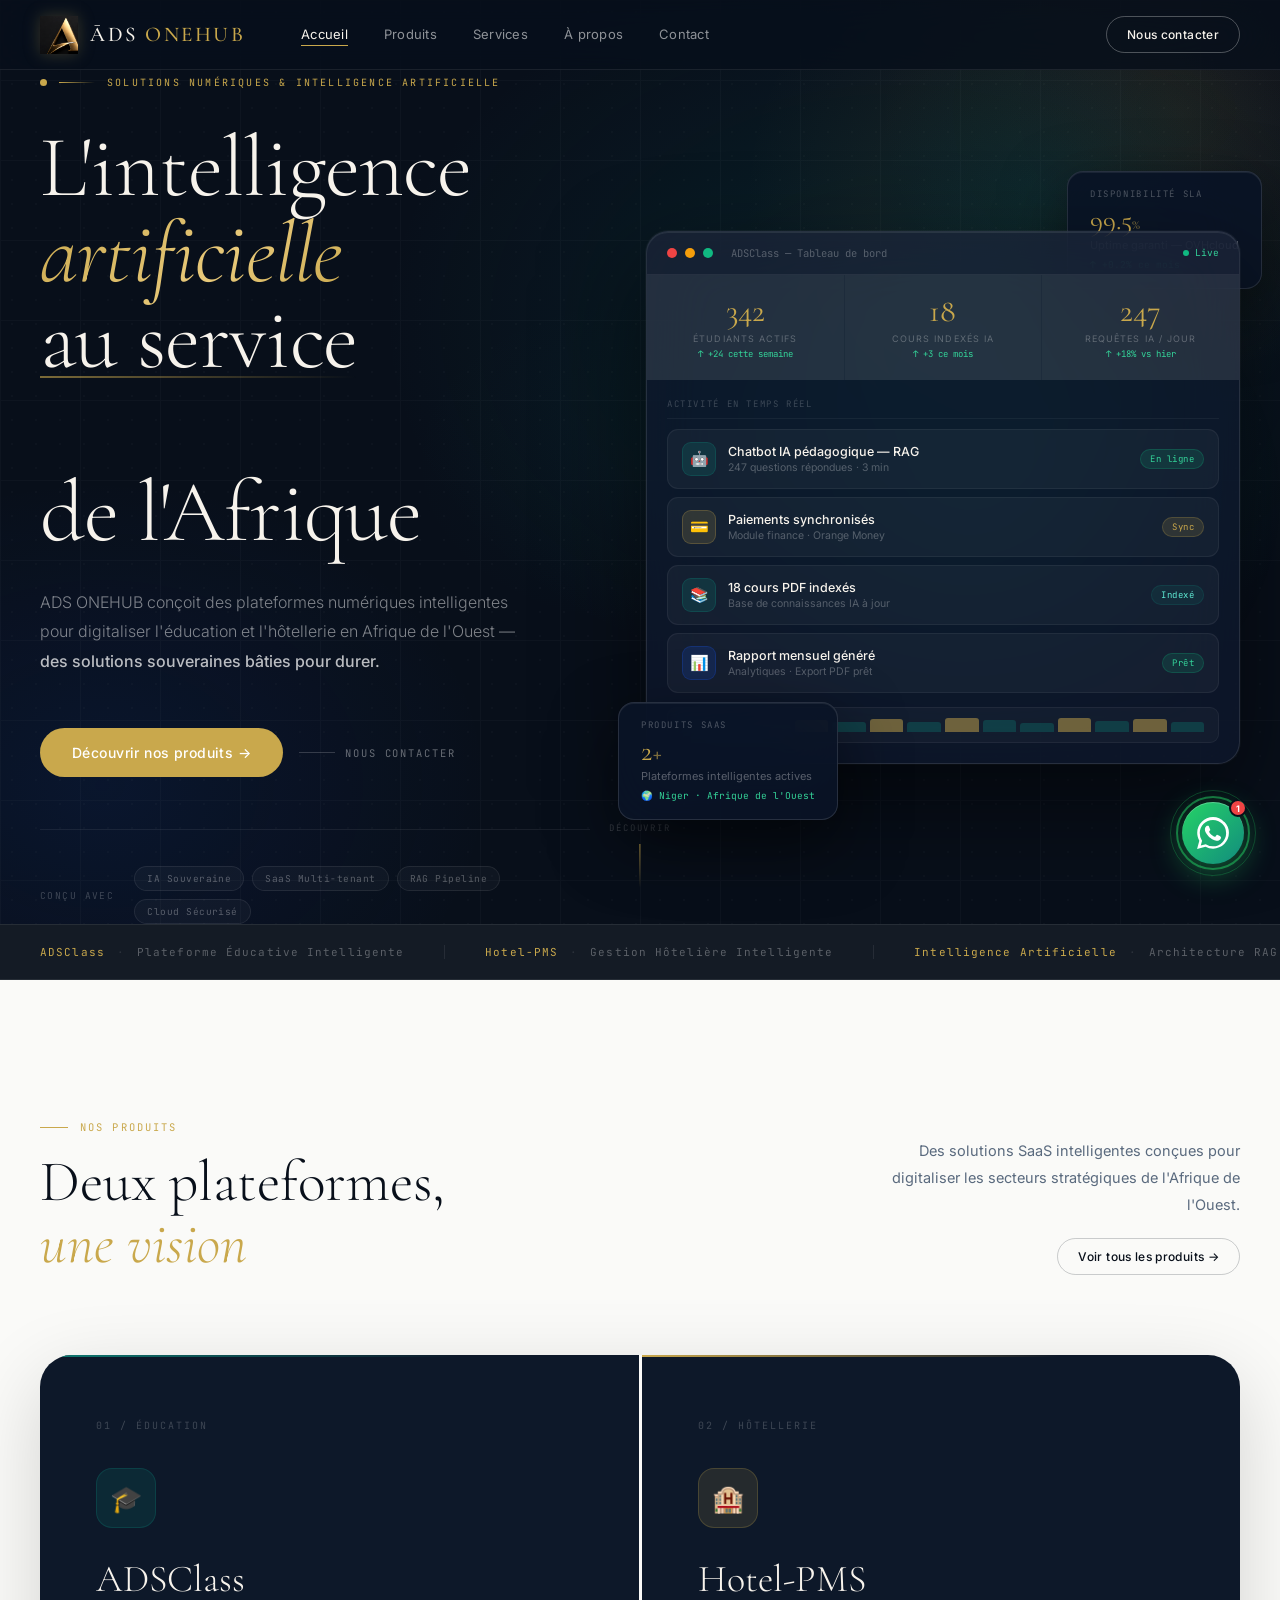
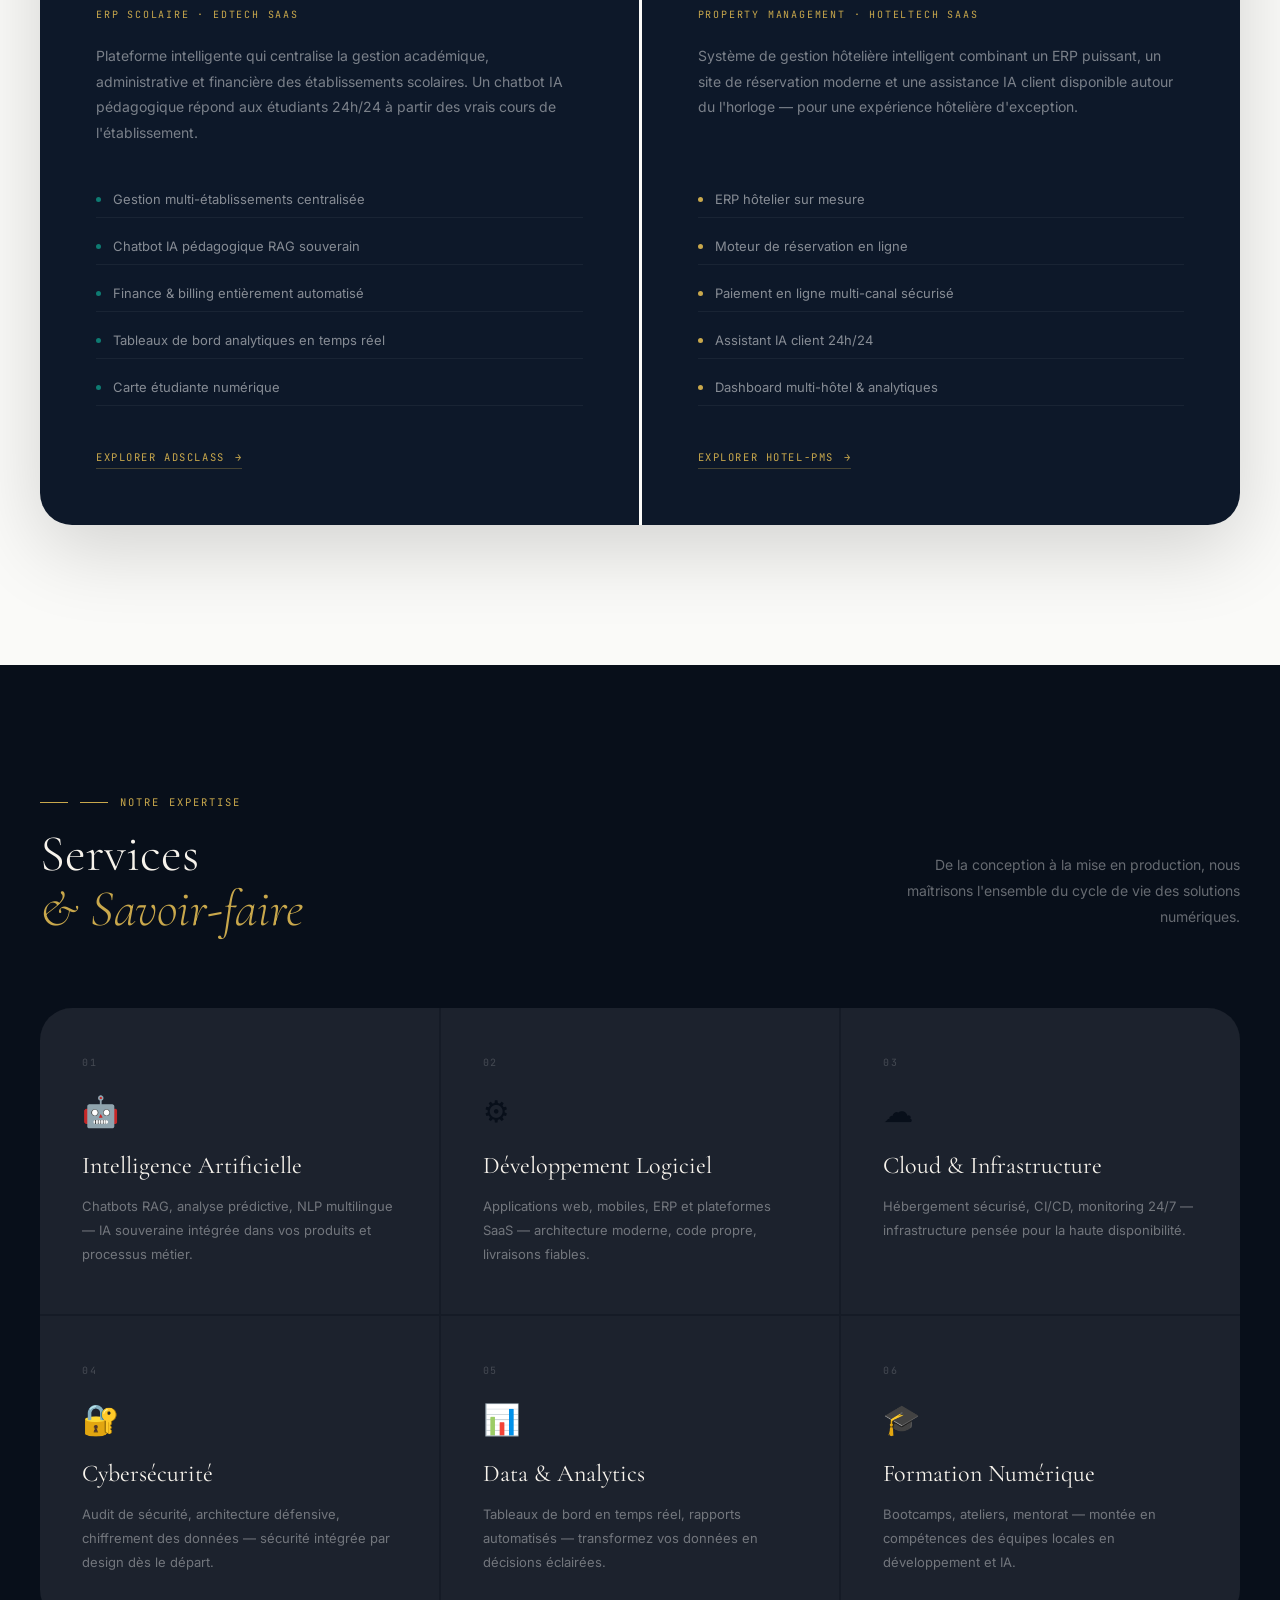
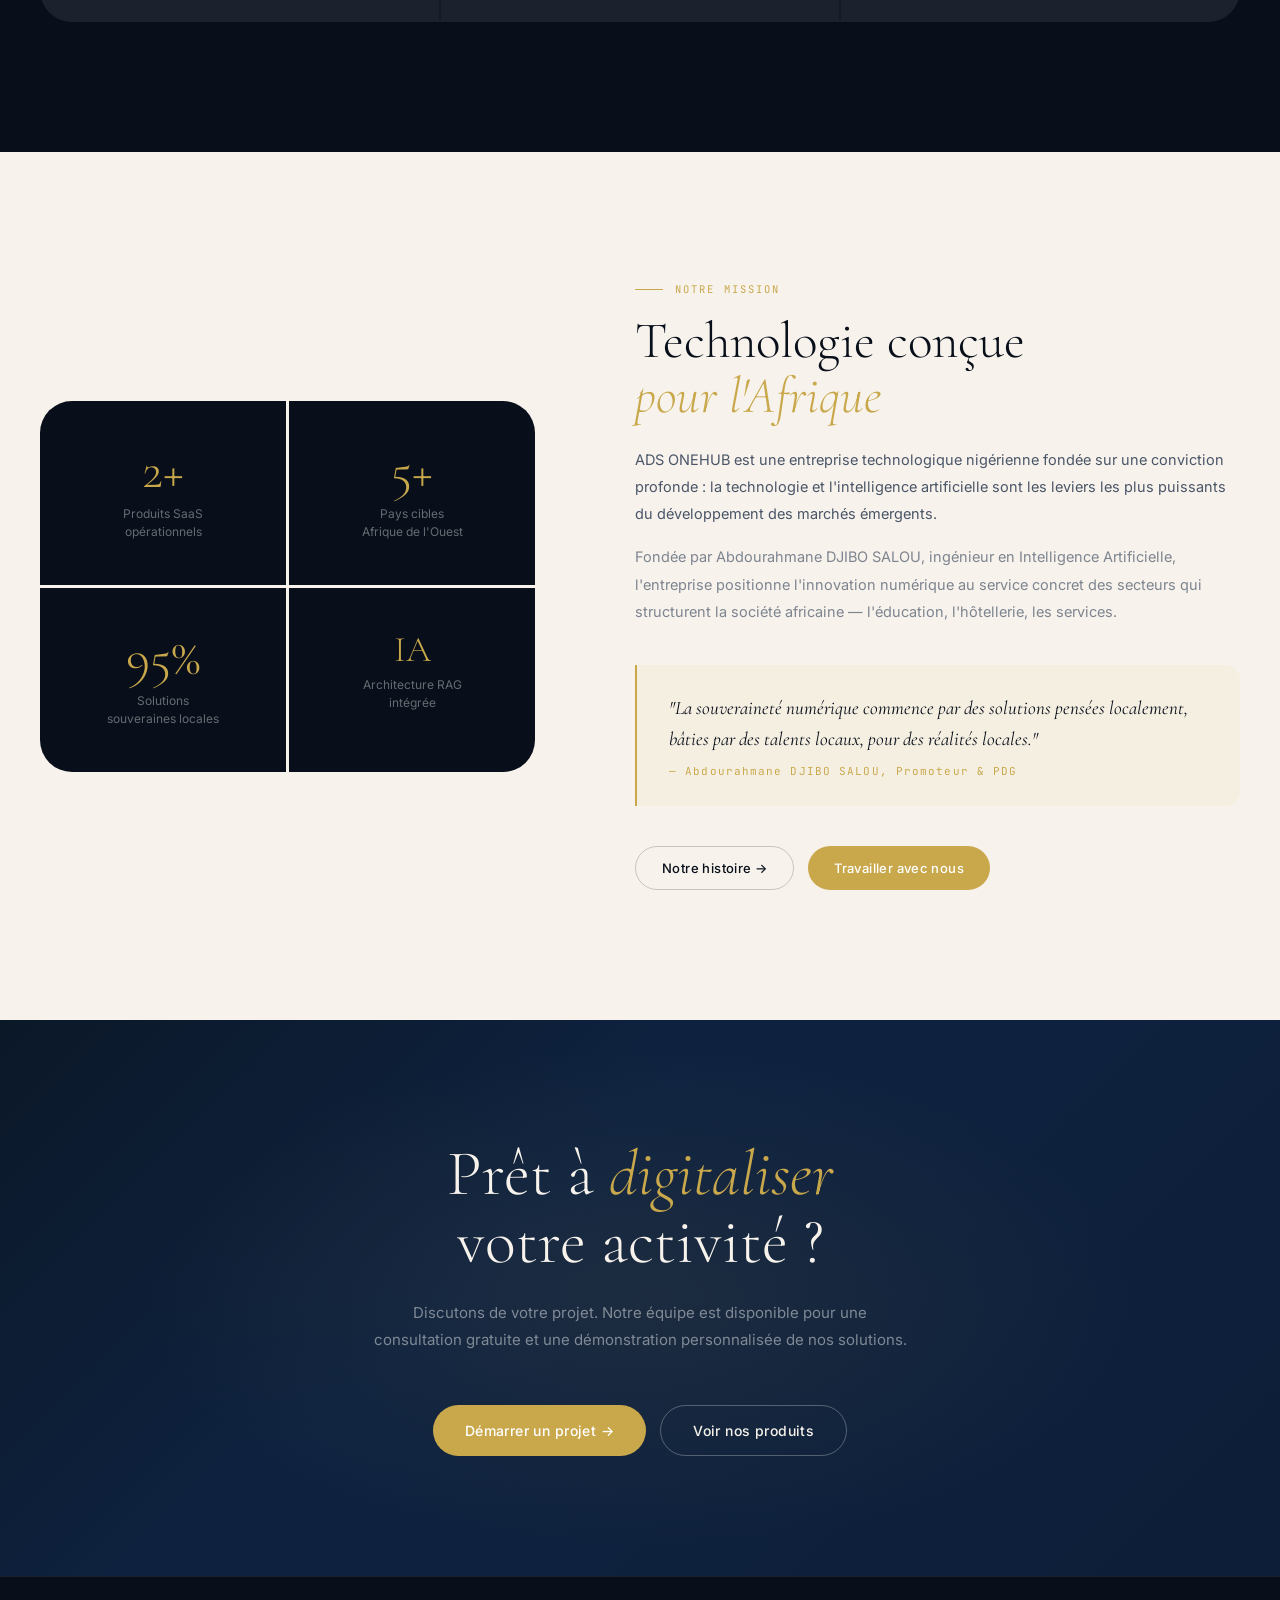
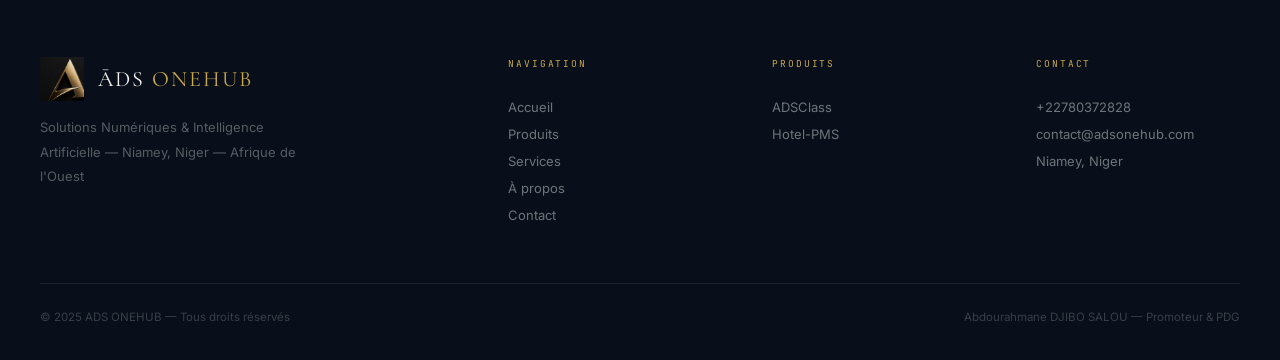
<file: index.html>
<!DOCTYPE html>
<html lang="fr">
<head>
<meta charset="UTF-8">
<meta name="viewport" content="width=device-width, initial-scale=1.0">
<title>ADS ONEHUB — Intelligence Artificielle &amp; Solutions Numériques en Afrique</title>
<!-- ══════════ SEO ULTRA-PREMIUM — ADS ONEHUB ══════════ -->
  <!-- Primary -->
  <meta name="description" content="ADS ONEHUB développe des solutions numériques et d'intelligence artificielle au Niger et en Afrique de l'Ouest. ADSClass, ERP scolaire IA, Hotel-PMS et logiciels SaaS pour entreprises.">
  <meta name="keywords" content="ADS ONEHUB, AdsOnehub, Ads Onehub, ads onehub, ADSONEHUB, intelligence artificielle Niger, solutions numériques Afrique, ADSClass, Hotel PMS, ERP scolaire IA, transformation digitale Afrique, SaaS Afrique, chatbot IA pédagogique, développement logiciel Niger, IA Afrique de l'Ouest">
  <meta name="author" content="ADS ONEHUB — Abdourahmane DJIBO SALOU">
  <meta name="robots" content="index, follow, max-image-preview:large, max-snippet:-1, max-video-preview:-1">
  <meta name="googlebot" content="index, follow">
  <meta name="language" content="French">
  <meta name="revisit-after" content="7 days">
  <meta name="geo.region" content="NE">
  <meta name="geo.placename" content="Niamey, Niger">
  <link rel="canonical" href="https://adsonehub.com/index.html">

  <!-- Open Graph / Facebook / WhatsApp / LinkedIn -->
  <meta property="og:type" content="website">
  <meta property="og:url" content="https://adsonehub.com/index.html">
  <meta property="og:site_name" content="ADS ONEHUB">
  <meta property="og:title" content="ADS ONEHUB — Intelligence Artificielle &amp; Solutions Numériques">
  <meta property="og:description" content="Plateformes SaaS intelligentes pour l'éducation et l'hôtellerie en Afrique de l'Ouest. ADSClass &amp; Hotel-PMS par ADS ONEHUB.">
  <meta property="og:image" content="https://adsonehub.com/og-image.jpg">
  <meta property="og:image:width" content="1200">
  <meta property="og:image:height" content="630">
  <meta property="og:image:alt" content="ADS ONEHUB — Solutions Numériques &amp; Intelligence Artificielle">
  <meta property="og:locale" content="fr_FR">

  <!-- Twitter / X Card -->
  <meta name="twitter:card" content="summary_large_image">
  <meta name="twitter:title" content="ADS ONEHUB — IA &amp; Solutions Numériques pour l'Afrique">
  <meta name="twitter:description" content="Plateformes SaaS intelligentes pour l'éducation et l'hôtellerie en Afrique de l'Ouest. ADSClass &amp; Hotel-PMS par ADS ONEHUB.">
  <meta name="twitter:image" content="https://adsonehub.com/og-image.jpg">
  <meta name="twitter:image:alt" content="ADS ONEHUB Logo">

  <!-- Favicon -->
  <link rel="icon" type="image/x-icon" href="favicon.ico">
  <link rel="icon" type="image/png" sizes="32x32" href="favicon-32.png">
  <link rel="icon" type="image/png" sizes="16x16" href="favicon-16.png">
  <link rel="apple-touch-icon" sizes="180x180" href="apple-touch-icon.png">
  <link rel="icon" type="image/png" sizes="192x192" href="favicon-192.png">
  <link rel="icon" type="image/png" sizes="512x512" href="favicon-512.png">
  <link rel="manifest" href="manifest.json">
  <meta name="msapplication-config" content="browserconfig.xml">
  <meta name="theme-color" content="#080F1A">
  <meta name="msapplication-TileColor" content="#080F1A">
  <meta name="msapplication-TileImage" content="logo.png">

  <!-- Schema.org JSON-LD -->
  <script type="application/ld+json">
  {
    "@context": "https://schema.org",
    "@type": "Organization",
    "name": "ADS ONEHUB",
    "alternateName": ["AdsOnehub", "Ads Onehub", "ADSONEHUB", "ADS-ONEHUB"],
    "url": "https://adsonehub.com",
    "logo": "https://adsonehub.com/logo.png",
    "description": "ADS ONEHUB conçoit des plateformes numériques intelligentes pour l'Afrique de l'Ouest. Intelligence Artificielle, ERP Scolaire (ADSClass) et Gestion Hôtelière (Hotel-PMS).",
    "foundingLocation": {"@type": "Place", "name": "Niamey, Niger"},
    "areaServed": ["Niger", "Afrique de l'Ouest", "Maroc"],
    "contactPoint": {
      "@type": "ContactPoint",
      "telephone": "+22780372828/+212627616719",
      "email": "contact@adsonehub.com",
      "contactType": "customer service",
      "availableLanguage": ["French", "English", "Arabic"]
    },
    "founder": {
      "@type": "Person",
      "name": "Abdourahmane DJIBO SALOU",
      "jobTitle": "Promoteur & PDG",
      "knowsAbout": ["Intelligence Artificielle", "Développement Logiciel", "ERP", "SaaS"]
    },
    "sameAs": []
  }
  </script>
  <!-- ══════════════════════════════════════════════════ -->

<link rel="preconnect" href="https://fonts.googleapis.com">
<link rel="preconnect" href="https://fonts.gstatic.com" crossorigin>
<link href="https://fonts.googleapis.com/css2?family=Cormorant+Garamond:ital,wght@0,300;0,400;0,500;0,600;1,300;1,400;1,500&family=Inter:wght@300;400;500;600&family=JetBrains+Mono:wght@400;500&display=swap" rel="stylesheet">
<link rel="stylesheet" href="shared.css">

<style>
/* ══ HERO v2 — ULTRA PREMIUM ════════════════════════════════════════ */
.hero {
  min-height: 100svh;
  background: var(--navy);
  display: flex; flex-direction: column; justify-content: center;
  position: relative; overflow: hidden; padding: 0 40px;
}

.hero-bg {
  position: absolute; inset: 0;
  background:
    radial-gradient(ellipse 80% 80% at 70% 35%, rgba(14,123,114,.16) 0%, transparent 50%),
    radial-gradient(ellipse 55% 60% at 8% 85%, rgba(27,79,216,.10) 0%, transparent 55%),
    radial-gradient(ellipse 45% 55% at 92% 12%, rgba(201,168,76,.07) 0%, transparent 52%),
    radial-gradient(ellipse 30% 30% at 50% 50%, rgba(14,123,114,.04) 0%, transparent 60%);
}

.hero-grid-lines {
  position: absolute; inset: 0; opacity: .022;
  background-image:
    linear-gradient(rgba(255,255,255,1) 1px, transparent 1px),
    linear-gradient(90deg, rgba(255,255,255,1) 1px, transparent 1px);
  background-size: 80px 80px;
}

.hero-dots {
  position: absolute; inset: 0; opacity: .025;
  background-image: radial-gradient(circle, rgba(255,255,255,.8) 1px, transparent 1px);
  background-size: 24px 24px;
}

.hero-orb {
  position: absolute; width: 600px; height: 600px; border-radius: 50%;
  top: -100px; right: -60px;
  background: radial-gradient(circle, rgba(14,123,114,.12) 0%, rgba(201,168,76,.04) 40%, transparent 70%);
  animation: orb-drift 12s ease-in-out infinite alternate;
  pointer-events: none;
}

@keyframes orb-drift {
  0% { transform: translate(0,0) scale(1); }
  33% { transform: translate(-30px,20px) scale(1.05); }
  66% { transform: translate(20px,-15px) scale(.97); }
  100% { transform: translate(-10px,30px) scale(1.03); }
}

.hero-inner {
  max-width: 1320px; margin: 0 auto; width: 100%;
  display: grid; grid-template-columns: 1fr 1.08fr;
  gap: 56px; align-items: center; padding-top: 70px; position: relative; z-index: 2;
}

.hero-eyebrow {
  display: inline-flex; align-items: center; gap: 12px;
  font-family: var(--mono); font-size: 10px; letter-spacing: .22em;
  color: var(--gold); text-transform: uppercase; margin-bottom: 36px;
}

.hero-eyebrow-dot {
  width: 7px; height: 7px; border-radius: 50%; background: var(--gold);
  box-shadow: 0 0 0 0 rgba(201,168,76,.5);
  animation: pulse-dot 2.4s ease-in-out infinite;
}

@keyframes pulse-dot {
  0%,100% { box-shadow: 0 0 0 0 rgba(201,168,76,.5); }
  50% { box-shadow: 0 0 0 8px rgba(201,168,76,0); }
}

.hero-eyebrow-line {
  width: 36px; height: 1px;
  background: linear-gradient(90deg,var(--gold),transparent);
}

.hero-title {
  font-family: var(--serif);
  font-size: clamp(60px,6.8vw,106px);
  font-weight: 300; line-height: .99; color: var(--cream);
  margin-bottom: 32px; letter-spacing: -.8px;
}

.hero-title em {
  font-style: italic; color: var(--gold);
  background: linear-gradient(135deg,var(--gold) 0%,#e8c97a 60%,var(--gold) 100%);
  -webkit-background-clip: text;
  -webkit-text-fill-color: transparent;
  background-clip: text;
}

.hero-title .line-u {
  display: block; position: relative; width: fit-content;
}

.hero-title .line-u::after {
  content: ''; position: absolute; bottom: 6px; left: 0; right: 0;
  height: 1.5px;
  background: linear-gradient(90deg,rgba(201,168,76,.6),transparent);
}

.hero-desc {
  font-size: 16px; line-height: 1.84; color: rgba(255,255,255,.48);
  max-width: 480px; margin-bottom: 52px; font-weight: 300;
}

.hero-desc strong {
  color: rgba(255,255,255,.72); font-weight: 500;
}

.hero-actions {
  display: flex; gap: 16px; flex-wrap: wrap; align-items: center;
}

.hero-btn-secondary {
  font-family: var(--mono); font-size: 10.5px; letter-spacing: .18em;
  color: rgba(255,255,255,.38); text-transform: uppercase;
  display: flex; align-items: center; gap: 10px;
  transition: color .25s; text-decoration: none;
}

.hero-btn-secondary::before {
  content: ''; width: 36px; height: 1px;
  background: rgba(255,255,255,.18);
  transition: width .25s,background .25s;
}

.hero-btn-secondary:hover { color: var(--gold); }
.hero-btn-secondary:hover::before {
  width: 48px; background: var(--gold);
}

.hero-trust {
  display: flex; align-items: center; gap: 20px;
  margin-top: 52px; padding-top: 36px;
  border-top: 1px solid rgba(255,255,255,.07);
}

.hero-trust-label {
  font-family: var(--mono); font-size: 9.5px; letter-spacing: .15em;
  color: rgba(255,255,255,.22); text-transform: uppercase; flex-shrink: 0;
}

.hero-trust-items {
  display: flex; gap: 8px; flex-wrap: wrap;
}

.hero-trust-chip {
  font-family: var(--mono); font-size: 9.5px; letter-spacing: .05em;
  color: rgba(255,255,255,.3); padding: 5px 12px; border-radius: 100px;
  border: 1px solid rgba(255,255,255,.08);
  background: rgba(255,255,255,.03);
  transition: border-color .2s,color .2s;
}

.hero-trust-chip:hover {
  border-color: rgba(201,168,76,.3); color: var(--gold);
}

.hero-visual {
  position: relative; padding: 36px 0 36px 0;
}

.hero-visual::before {
  content: ''; position: absolute; inset: -40px; border-radius: 40px;
  background: radial-gradient(ellipse 70% 60% at 55% 50%,rgba(14,123,114,.18) 0%,transparent 65%);
  pointer-events: none;
}

.hero-card-main {
  background: rgba(15,25,45,.75);
  border: 1px solid rgba(255,255,255,.11);
  border-radius: 22px;
  backdrop-filter: blur(32px) saturate(140%);
  overflow: hidden;
  box-shadow:
    0 40px 100px rgba(0,0,0,.55),
    inset 0 1px 0 rgba(255,255,255,.08),
    0 0 0 1px rgba(255,255,255,.04);
  transition: transform .4s cubic-bezier(.4,0,.2,1),box-shadow .4s;
}

.hero-card-main:hover {
  transform: translateY(-4px) rotate(.3deg);
  box-shadow:
    0 56px 120px rgba(0,0,0,.6),
    inset 0 1px 0 rgba(255,255,255,.1),
    0 0 0 1px rgba(255,255,255,.06);
}

.hcm-top {
  padding: 14px 20px;
  background: rgba(255,255,255,.04);
  border-bottom: 1px solid rgba(255,255,255,.07);
  display: flex; align-items: center; gap: 8px;
}

.hcm-dot {
  width: 10px; height: 10px; border-radius: 50%;
}

.hcm-title {
  font-family: var(--mono); font-size: 10.5px;
  color: rgba(255,255,255,.28); margin-left: 10px; flex: 1;
}

.hcm-status {
  display: flex; align-items: center; gap: 6px;
  font-family: var(--mono); font-size: 9.5px; color: #34d399;
}

.hcm-status-dot {
  width: 6px; height: 6px; border-radius: 50%;
  background: #10b981;
  animation: pulse-dot 2s infinite;
}

.metric-row {
  display: grid; grid-template-columns: repeat(3,1fr); gap: 1px;
  background: rgba(255,255,255,.07); margin: 0;
}

.metric-cell {
  background: rgba(255,255,255,.03); padding: 20px 14px;
  text-align: center; transition: background .2s;
}

.metric-cell:hover { background: rgba(255,255,255,.06); }

.metric-num {
  font-family: var(--serif); font-size: 32px; font-weight: 400;
  color: var(--gold); line-height: 1;
}

.metric-lbl {
  font-size: 9px; color: rgba(255,255,255,.28);
  text-transform: uppercase; letter-spacing: .12em; margin-top: 6px;
}

.metric-delta {
  font-family: var(--mono); font-size: 9px; color: #34d399;
  margin-top: 4px;
}

.hcm-body { padding: 18px 20px 20px; }

.hcm-section-label {
  font-family: var(--mono); font-size: 9px; letter-spacing: .18em;
  color: rgba(255,255,255,.2); text-transform: uppercase;
  margin-bottom: 10px; padding-bottom: 8px;
  border-bottom: 1px solid rgba(255,255,255,.05);
}

.activity-list {
  display: flex; flex-direction: column; gap: 8px;
}

.activity-item {
  display: flex; align-items: center; gap: 12px;
  background: rgba(255,255,255,.04);
  border: 1px solid rgba(255,255,255,.06);
  border-radius: 11px; padding: 12px 14px;
  transition: background .22s,border-color .22s,transform .22s;
}

.activity-item:hover {
  background: rgba(255,255,255,.08);
  border-color: rgba(255,255,255,.12);
  transform: translateX(3px);
}

.ai-icon {
  width: 34px; height: 34px; border-radius: 9px; flex-shrink: 0;
  display: flex; align-items: center; justify-content: center; font-size: 15px;
}

.ai-icon.teal {
  background: rgba(14,123,114,.22);
  border: 1px solid rgba(14,123,114,.32);
}

.ai-icon.gold {
  background: rgba(201,168,76,.16);
  border: 1px solid rgba(201,168,76,.26);
}

.ai-icon.blue {
  background: rgba(27,79,216,.18);
  border: 1px solid rgba(27,79,216,.28);
}

.ai-info {
  flex: 1; min-width: 0;
}

.ai-name {
  font-size: 12.5px; color: var(--cream); font-weight: 500;
  white-space: nowrap; overflow: hidden; text-overflow: ellipsis;
}

.ai-sub {
  font-size: 10.5px; color: rgba(255,255,255,.28); margin-top: 2px;
}

.ai-badge {
  font-family: var(--mono); font-size: 9px; padding: 3px 9px;
  border-radius: 100px; white-space: nowrap; letter-spacing: .05em;
}

.ai-badge.green {
  background: rgba(16,185,129,.14); color: #34d399;
  border: 1px solid rgba(16,185,129,.22);
}

.ai-badge.gold {
  background: rgba(201,168,76,.14); color: var(--gold);
  border: 1px solid rgba(201,168,76,.22);
}

.ai-badge.teal-b {
  background: rgba(14,123,114,.14); color: #5eead4;
  border: 1px solid rgba(14,123,114,.22);
}

.mini-chart {
  display: flex; align-items: flex-end; gap: 4px;
  height: 36px; margin-top: 14px; padding: 10px 14px;
  background: rgba(255,255,255,.03); border-radius: 9px;
  border: 1px solid rgba(255,255,255,.05);
}

.mc-bar {
  flex: 1; border-radius: 3px 3px 0 0;
  background: rgba(14,123,114,.35);
  transition: background .2s;
}

.mc-bar:hover { background: rgba(14,123,114,.65); }
.mc-bar.high { background: rgba(201,168,76,.5); }
.mc-bar.high:hover { background: rgba(201,168,76,.8); }

.hero-card-float {
  position: absolute;
  background: rgba(10,20,38,.92);
  border: 1px solid rgba(255,255,255,.12);
  border-radius: 16px; padding: 16px 22px;
  backdrop-filter: blur(28px) saturate(160%);
  box-shadow: 0 24px 64px rgba(0,0,0,.5),inset 0 1px 0 rgba(255,255,255,.07);
}

.hero-card-float.f1 {
  top: -24px; right: -22px;
  animation: float1 6s ease-in-out infinite;
}

.hero-card-float.f2 {
  bottom: -20px; left: -28px;
  animation: float2 7s ease-in-out infinite;
}

@keyframes float1 {
  0%,100% { transform: translateY(0) rotate(0deg); }
  50% { transform: translateY(-8px) rotate(.5deg); }
}

@keyframes float2 {
  0%,100% { transform: translateY(0) rotate(0deg); }
  50% { transform: translateY(6px) rotate(-.4deg); }
}

.hcf-label {
  font-family: var(--mono); font-size: 9px; letter-spacing: .18em;
  color: rgba(255,255,255,.28); text-transform: uppercase; margin-bottom: 6px;
}

.hcf-val {
  font-family: var(--serif); font-size: 28px; color: var(--gold); line-height: 1;
}

.hcf-sub {
  font-size: 11px; color: rgba(255,255,255,.32); margin-top: 4px;
}

.hcf-trend {
  display: inline-flex; align-items: center; gap: 4px;
  font-family: var(--mono); font-size: 9.5px; color: #34d399;
  margin-top: 6px;
}

.hero-scroll {
  position: absolute; bottom: 36px; left: 50%;
  transform: translateX(-50%);
  display: flex; flex-direction: column; align-items: center; gap: 10px;
  font-family: var(--mono); font-size: 9px; letter-spacing: .2em;
  color: rgba(255,255,255,.2); text-transform: uppercase;
  animation: fadeIn 1s 1.4s both;
}

.hero-scroll-line {
  width: 1px; height: 44px;
  background: linear-gradient(180deg,var(--gold) 0%,transparent 100%);
  animation: scroll-line 2.2s ease-in-out infinite;
}

@keyframes scroll-line {
  0%,100% { opacity: .25; transform: scaleY(1) translateY(0); }
  50% { opacity: .9; transform: scaleY(.55) translateY(10px); }
}

/* ══ MARQUEE ═════════════════════════════════════════════════════════ */
.marquee-section {
  background: rgba(8,15,26,.95);
  border-top: 1px solid var(--border);
  border-bottom: 1px solid var(--border);
  overflow: hidden; padding: 20px 0;
}

.marquee-track {
  display: flex; gap: 0; width: max-content;
  animation: marquee 28s linear infinite;
}

.marquee-track:hover { animation-play-state: paused; }

@keyframes marquee {
  from { transform: translateX(0); }
  to { transform: translateX(-50%); }
}

.marquee-item {
  display: flex; align-items: center; gap: 12px; padding: 0 40px;
  font-family: var(--mono); font-size: 11px;
  color: rgba(255,255,255,.3);
  letter-spacing: .1em; white-space: nowrap;
  border-right: 1px solid var(--border);
}

.marquee-item em {
  font-style: normal; color: var(--gold);
}

.marquee-sep {
  color: rgba(255,255,255,.1);
}

/* ══ PRODUITS ════════════════════════════════════════════════════════ */
.products-section {
  background: var(--offwhite); padding: 140px 40px;
}

.products-wrap {
  max-width: 1320px; margin: 0 auto;
}

.products-header {
  display: grid; grid-template-columns: 1fr 1fr;
  gap: 60px; align-items: flex-end; margin-bottom: 80px;
}

.products-header-right {
  display: flex; flex-direction: column;
  align-items: flex-end; justify-content: flex-end; gap: 20px;
}

.products-grid {
  display: grid; grid-template-columns: 1fr 1fr; gap: 3px;
  border-radius: var(--r-xl); overflow: hidden;
  box-shadow: var(--shadow-lg);
}

.pcard {
  position: relative; overflow: hidden;
  background: var(--navy-2); padding: 64px 56px 56px;
  cursor: pointer; transition: background .35s;
  display: flex; flex-direction: column;
}

.pcard:hover { background: #0f1f38; }

.pcard-accent {
  position: absolute; top: 0; left: 0; right: 0; height: 2px;
}

.pcard-accent.t {
  background: linear-gradient(90deg,var(--teal),transparent 70%);
}

.pcard-accent.g {
  background: linear-gradient(90deg,var(--gold),transparent 70%);
}

.pcard-num {
  font-family: var(--mono); font-size: 10px; letter-spacing: .2em;
  color: rgba(255,255,255,.2); text-transform: uppercase;
  margin-bottom: 36px;
}

.pcard-icon {
  width: 60px; height: 60px; border-radius: 16px;
  margin-bottom: 28px;
  display: flex; align-items: center; justify-content: center;
  font-size: 26px;
}

.pcard-icon.teal-i {
  background: rgba(14,123,114,.18);
  border: 1px solid rgba(14,123,114,.28);
}

.pcard-icon.gold-i {
  background: rgba(201,168,76,.13);
  border: 1px solid rgba(201,168,76,.22);
}

.pcard-name {
  font-family: var(--serif); font-size: 38px;
  color: var(--cream); font-weight: 300; margin-bottom: 6px;
}

.pcard-cat {
  font-family: var(--mono); font-size: 10px; letter-spacing: .18em;
  color: var(--gold); text-transform: uppercase; margin-bottom: 22px;
}

.pcard-desc {
  font-size: 14px; color: rgba(255,255,255,.45);
  line-height: 1.82; margin-bottom: 36px; flex: 1;
}

.pcard-features {
  display: flex; flex-direction: column;
  gap: 10px; margin-bottom: 44px;
}

.pcard-feat {
  display: flex; align-items: center; gap: 12px;
  font-size: 13px; color: rgba(255,255,255,.5);
  padding: 10px 0;
  border-bottom: 1px solid rgba(255,255,255,.05);
}

.pcard-feat::before {
  content: ''; width: 5px; height: 5px; border-radius: 50%;
  background: var(--teal); flex-shrink: 0;
}

.pcard-feat.gold-feat::before {
  background: var(--gold);
}

.pcard-cta {
  display: inline-flex; align-items: center; gap: 10px;
  font-family: var(--mono); font-size: 10.5px; letter-spacing: .15em;
  color: var(--gold); text-transform: uppercase; text-decoration: none;
  border-bottom: 1px solid rgba(201,168,76,.3);
  padding-bottom: 4px; width: fit-content;
  transition: gap .25s,border-color .25s;
}

.pcard:hover .pcard-cta {
  gap: 16px; border-color: var(--gold);
}

/* ══ SERVICES STRIP ══════════════════════════════════════════════════ */
.services-section {
  background: var(--navy); padding: 130px 40px;
}

.services-wrap {
  max-width: 1320px; margin: 0 auto;
}

.services-grid {
  display: grid; grid-template-columns: repeat(3,1fr);
  gap: 2px; margin-top: 72px;
  background: rgba(255,255,255,.05);
  border-radius: var(--r-xl); overflow: hidden;
}

.svc-card {
  background: rgba(255,255,255,.03);
  padding: 48px 42px;
  transition: background .25s;
  position: relative; overflow: hidden;
}

.svc-card::before {
  content: ''; position: absolute; top: 0; left: 0; right: 0;
  height: 1px;
  background: linear-gradient(90deg,transparent,rgba(201,168,76,.4),transparent);
  opacity: 0; transition: opacity .3s;
}

.svc-card:hover { background: rgba(255,255,255,.07); }
.svc-card:hover::before { opacity: 1; }

.svc-num {
  font-family: var(--mono); font-size: 10px; letter-spacing: .15em;
  color: rgba(255,255,255,.18); margin-bottom: 24px;
}

.svc-icon {
  font-size: 30px; margin-bottom: 22px;
}

.svc-name {
  font-family: var(--serif); font-size: 24px;
  color: var(--cream); margin-bottom: 14px;
}

.svc-desc {
  font-size: 13px; color: rgba(255,255,255,.38); line-height: 1.85;
}

/* ══ ABOUT BAND ══════════════════════════════════════════════════════ */
.about-section {
  background: var(--cream); padding: 130px 40px;
}

.about-wrap {
  max-width: 1320px; margin: 0 auto;
  display: grid; grid-template-columns: .9fr 1.1fr;
  gap: 100px; align-items: center;
}

.about-figures {
  display: grid; grid-template-columns: 1fr 1fr;
  gap: 3px; border-radius: var(--r-xl); overflow: hidden;
}

.figure-cell {
  background: var(--navy); padding: 44px 36px;
  text-align: center; transition: background .25s;
}

.figure-cell:hover {
  background: var(--navy-3);
}

.figure-num {
  font-family: var(--serif); font-size: 52px;
  font-weight: 300; color: var(--gold); line-height: 1;
}

.figure-lbl {
  font-size: 12px; color: rgba(255,255,255,.38);
  margin-top: 8px; line-height: 1.5;
}

.about-content .s-label { color: var(--gold); }
.about-content .s-label::before { background: var(--gold); }

.about-heading {
  font-family: var(--serif);
  font-size: clamp(36px,4vw,56px);
  color: var(--navy); font-weight: 300;
  line-height: 1.07; margin-bottom: 22px;
}

.about-heading em {
  font-style: italic; color: var(--gold);
}

.about-body {
  font-size: 14.5px; color: #4a5568;
  line-height: 1.88; margin-bottom: 16px;
}

.about-body + .about-body {
  color: rgba(74,85,104,.7);
}

.about-cta {
  margin-top: 40px; display: flex; gap: 14px;
}

.about-quote {
  margin-top: 40px; padding: 28px 32px;
  border-left: 2px solid var(--gold);
  background: rgba(201,168,76,.06);
  border-radius: 0 var(--r-md) var(--r-md) 0;
}

.about-quote p {
  font-family: var(--serif); font-size: 19px;
  color: var(--navy); font-style: italic; line-height: 1.6;
}

.about-quote cite {
  font-size: 11px; color: var(--gold);
  font-family: var(--mono); letter-spacing: .1em;
  margin-top: 10px; display: block; font-style: normal;
}

/* ══ CTA BAND ════════════════════════════════════════════════════════ */
.cta-section {
  padding: 120px 40px;
  background: linear-gradient(135deg,#0B1828 0%,#0E2240 40%,#0D1E38 100%);
  text-align: center; position: relative; overflow: hidden;
}

.cta-section::before {
  content: ''; position: absolute; inset: 0;
  background: radial-gradient(ellipse 60% 70% at 50% 50%,rgba(201,168,76,.08) 0%,transparent 65%);
}

.cta-inner {
  max-width: 720px; margin: 0 auto;
  position: relative; z-index: 1;
}

.cta-heading {
  font-family: var(--serif);
  font-size: clamp(40px,5vw,68px);
  font-weight: 300; color: var(--cream);
  line-height: 1.07; margin-bottom: 22px;
}

.cta-heading em {
  font-style: italic; color: var(--gold);
}

.cta-sub {
  font-size: 15px; color: rgba(255,255,255,.45);
  line-height: 1.8; margin-bottom: 52px;
  max-width: 540px; margin-inline: auto;
}

.cta-actions {
  display: flex; gap: 14px;
  justify-content: center; flex-wrap: wrap;
}

/* ══ RESPONSIVE ══════════════════════════════════════════════════════ */
@media(max-width:1080px){
  .hero-inner { grid-template-columns: 1fr; }
  .hero-visual { display: none; }
  .products-header { grid-template-columns: 1fr; }
  .products-header-right { align-items: flex-start; }
  .products-grid { grid-template-columns: 1fr; }
  .about-wrap { grid-template-columns: 1fr; gap: 60px; }
  .services-grid { grid-template-columns: 1fr 1fr; }
}

@media(max-width:640px){
  .services-grid { grid-template-columns: 1fr; }
  .hero-title { font-size: 48px; }
}

/* ── LOGO STYLES ─────────────────────────────────────────────────── */
.nav-logo-img {
  display: flex; align-items: center; gap: 12px;
  text-decoration: none; margin-right: 56px; flex-shrink: 0;
}

.nav-logo-img-el {
  height: 38px; width: auto;
  filter: brightness(1.1) drop-shadow(0 0 8px rgba(201,168,76,.25));
  transition: filter .25s,transform .25s;
}

.nav-logo-img:hover .nav-logo-img-el {
  filter: brightness(1.2) drop-shadow(0 0 14px rgba(201,168,76,.5));
  transform: scale(1.04);
}

.nav-logo-text {
  font-family: var(--serif); font-size: 21px; font-weight: 500;
  color: var(--cream); letter-spacing: 2.5px;
}

.nav-logo-text em {
  font-style: normal; color: var(--gold);
}

.footer-brand-logo {
  display: flex; align-items: center; gap: 14px;
}

.footer-logo-img {
  height: 44px; width: auto;
  filter: brightness(.9) saturate(.85);
  transition: filter .25s;
}

.footer-brand-logo:hover .footer-logo-img {
  filter: brightness(1.05) saturate(1);
}

.footer-brand-logo span {
  font-family: var(--serif); font-size: 22px;
  color: var(--cream); letter-spacing: 2px;
}

.footer-brand-logo span em {
  font-style: normal; color: var(--gold);
}

/* ══ WHATSAPP FLOATING BUTTON — ULTRA PREMIUM ══════════════════════ */
.wa-float {
  position: fixed;
  bottom: 36px;
  right: 36px;
  z-index: 9999;
  display: flex;
  flex-direction: column;
  align-items: flex-end;
  gap: 12px;
}

.wa-btn {
  width: 62px; height: 62px; border-radius: 50%;
  background: linear-gradient(135deg,#25D366 0%,#128C7E 100%);
  display: flex; align-items: center; justify-content: center;
  cursor: pointer; text-decoration: none;
  box-shadow:
    0 8px 32px rgba(37,211,102,.45),
    0 2px 8px rgba(0,0,0,.25),
    inset 0 1px 0 rgba(255,255,255,.25);
  transition: transform .3s cubic-bezier(.34,1.56,.64,1),box-shadow .3s;
  position: relative;
}

.wa-btn:hover {
  transform: scale(1.1) translateY(-3px);
  box-shadow:
    0 16px 48px rgba(37,211,102,.55),
    0 4px 16px rgba(0,0,0,.3),
    inset 0 1px 0 rgba(255,255,255,.3);
}

.wa-btn:active { transform: scale(.97); }

.wa-icon {
  width: 32px; height: 32px; fill: #fff;
}

.wa-btn::before {
  content: ''; position: absolute; inset: -6px;
  border-radius: 50%;
  border: 2px solid rgba(37,211,102,.5);
  animation: wa-pulse 2.4s ease-out infinite;
}

.wa-btn::after {
  content: ''; position: absolute; inset: -12px;
  border-radius: 50%;
  border: 1.5px solid rgba(37,211,102,.25);
  animation: wa-pulse 2.4s .4s ease-out infinite;
}

@keyframes wa-pulse {
  0% { transform: scale(.88); opacity: .9; }
  70% { transform: scale(1.18); opacity: 0; }
  100% { transform: scale(1.18); opacity: 0; }
}

.wa-tooltip {
  background: rgba(8,15,26,.94);
  border: 1px solid rgba(255,255,255,.1);
  border-radius: 14px;
  padding: 14px 20px;
  backdrop-filter: blur(20px);
  box-shadow: 0 12px 40px rgba(0,0,0,.4),inset 0 1px 0 rgba(255,255,255,.07);
  transform: translateX(10px);
  opacity: 0; pointer-events: none;
  transition: opacity .28s,transform .28s;
  white-space: nowrap;
  min-width: 200px;
}

@media (hover: hover) and (pointer: fine) {
  .wa-float:hover .wa-tooltip { opacity: 1; transform: translateX(0); pointer-events: auto; }
}
.wa-float.open .wa-tooltip {
  opacity: 1; transform: translateX(0); pointer-events: auto;
}

.wa-tooltip-label {
  font-family: 'JetBrains Mono',monospace;
  font-size: 9.5px; letter-spacing: .16em;
  color: rgba(255,255,255,.35);
  text-transform: uppercase; margin-bottom: 6px;
}

.wa-tooltip-name {
  font-size: 14px; font-weight: 600;
  color: #fff; margin-bottom: 2px;
}

.wa-tooltip-status {
  display: flex; align-items: center; gap: 6px;
  font-size: 12px; color: rgba(255,255,255,.45);
}

.wa-tooltip-dot {
  width: 7px; height: 7px; border-radius: 50%;
  background: #25D366;
  animation: wa-pulse 2s infinite;
}

.wa-tooltip-msg {
  font-size: 12.5px; color: rgba(255,255,255,.55);
  margin-top: 10px; padding-top: 10px;
  border-top: 1px solid rgba(255,255,255,.08);
  line-height: 1.5;
}

.wa-tooltip-cta {
  display: inline-flex; align-items: center; gap: 8px;
  margin-top: 12px; width: 100%; justify-content: center;
  background: linear-gradient(135deg,#25D366,#128C7E);
  color: #fff; font-size: 12.5px; font-weight: 500;
  padding: 10px 16px; border-radius: 100px;
  text-decoration: none;
  transition: opacity .2s,transform .2s;
  box-shadow: 0 4px 16px rgba(37,211,102,.35);
}

.wa-tooltip-cta:hover {
  opacity: .9; transform: translateY(-1px);
}

.wa-badge {
  position: absolute; top: -3px; right: -3px;
  width: 18px; height: 18px; border-radius: 50%;
  background: #ef4444; border: 2px solid #080F1A;
  display: flex; align-items: center; justify-content: center;
  font-size: 9px; font-weight: 700; color: #fff;
  animation: wa-badge-in .4s .8s cubic-bezier(.34,1.56,.64,1) both;
}

@keyframes wa-badge-in {
  from { transform: scale(0); opacity: 0; }
  to { transform: scale(1); opacity: 1; }
}

.wa-float {
  animation: wa-enter .6s 1.5s cubic-bezier(.34,1.56,.64,1) both;
}

@keyframes wa-enter {
  from { transform: translateY(20px) scale(.8); opacity: 0; }
  to { transform: translateY(0) scale(1); opacity: 1; }
}

@media(max-width:768px){
  .wa-float { bottom: 24px; right: 20px; }
  .wa-btn { width: 56px; height: 56px; }
  .wa-icon { width: 28px; height: 28px; }
  .wa-tooltip { min-width: 180px; }
}
</style>
</head>

<body>

<!-- NAV -->
<nav class="nav">
  <div class="nav-wrap">

    <a href="index.html" class="nav-logo nav-logo-img">
      <img src="logo.png" alt="ADS ONEHUB — Intelligence Artificielle &amp; Solutions Numériques" class="nav-logo-img-el">
      <span class="nav-logo-text">ĀDS <em>ONEHUB</em></span>
    </a>

    <div class="nav-links">
      <a href="index.html" class="active">Accueil</a>
      <a href="produits.html">Produits</a>
      <a href="services.html">Services</a>
      <a href="apropos.html">À propos</a>
      <a href="contact.html">Contact</a>
    </div>

    <div class="nav-right">
      <a href="contact.html" class="btn btn-outline-light btn-sm">Nous contacter</a>
    </div>

    <!-- UNE SEULE ICÔNE MENU MOBILE -->
    <button
      class="nav-burger"
      id="navBurger"
      type="button"
      aria-controls="navMobile"
      aria-expanded="false"
      aria-label="Ouvrir le menu"
    >
      ☰
    </button>

  </div>

  <div class="nav-mobile" id="navMobile">
    <a href="index.html">Accueil</a>
    <a href="produits.html">Produits</a>
    <a href="services.html">Services</a>
    <a href="apropos.html">À propos</a>
    <a href="contact.html">Contact</a>
  </div>
</nav>

<!-- HERO -->
<section class="hero">
  <div class="hero-bg"></div>
  <div class="hero-grid-lines"></div>
  <div class="hero-dots"></div>
  <div class="hero-orb"></div>

  <div class="hero-inner">

    <!-- LEFT -->
    <div class="anim-up">
      <div class="hero-eyebrow">
        <div class="hero-eyebrow-dot"></div>
        <div class="hero-eyebrow-line"></div>
        Solutions Numériques & Intelligence Artificielle
      </div>

      <h1 class="hero-title">
        L'intelligence<br>
        <em>artificielle</em><br>
        <span class="line-u">au service</span><br>
        de l'Afrique
      </h1>

      <p class="hero-desc">
        ADS ONEHUB conçoit des plateformes numériques intelligentes pour digitaliser
        l'éducation et l'hôtellerie en Afrique de l'Ouest —
        <strong>des solutions souveraines bâties pour durer.</strong>
      </p>

      <div class="hero-actions">
        <a href="produits.html" class="btn btn-gold btn-lg">Découvrir nos produits →</a>
        <a href="contact.html" class="hero-btn-secondary">Nous contacter</a>
      </div>

      <div class="hero-trust">
        <span class="hero-trust-label">Conçu avec</span>
        <div class="hero-trust-items">
          <span class="hero-trust-chip">IA Souveraine</span>
          <span class="hero-trust-chip">SaaS Multi-tenant</span>
          <span class="hero-trust-chip">RAG Pipeline</span>
          <span class="hero-trust-chip">Cloud Sécurisé</span>
        </div>
      </div>
    </div>

    <!-- RIGHT — Dashboard -->
    <div class="hero-visual anim-up-2">

      <div class="hero-card-float f1">
        <div class="hcf-label">Disponibilité SLA</div>
        <div class="hcf-val">99.5<span style="font-size:14px;opacity:.7">%</span></div>
        <div class="hcf-sub">Uptime garanti — OVHcloud</div>
        <div class="hcf-trend">↑ +0.2% ce mois</div>
      </div>

      <div class="hero-card-main">

        <div class="hcm-top">
          <div class="hcm-dot" style="background:#ef4444"></div>
          <div class="hcm-dot" style="background:#f59e0b"></div>
          <div class="hcm-dot" style="background:#10b981"></div>
          <span class="hcm-title">ADSClass — Tableau de bord</span>
          <div class="hcm-status">
            <div class="hcm-status-dot"></div>
            Live
          </div>
        </div>

        <div class="metric-row">

          <div class="metric-cell">
            <div class="metric-num" data-count="342" data-suffix="">—</div>
            <div class="metric-lbl">Étudiants actifs</div>
            <div class="metric-delta">↑ +24 cette semaine</div>
          </div>

          <div class="metric-cell">
            <div class="metric-num" data-count="18" data-suffix="">—</div>
            <div class="metric-lbl">Cours indexés IA</div>
            <div class="metric-delta">↑ +3 ce mois</div>
          </div>

          <div class="metric-cell">
            <div class="metric-num" data-count="247" data-suffix="">—</div>
            <div class="metric-lbl">Requêtes IA / jour</div>
            <div class="metric-delta">↑ +18% vs hier</div>
          </div>

        </div>

        <div class="hcm-body">

          <div class="hcm-section-label">Activité en temps réel</div>

          <div class="activity-list">

            <div class="activity-item" data-reveal>
              <div class="ai-icon teal">🤖</div>
              <div class="ai-info">
                <div class="ai-name">Chatbot IA pédagogique — RAG</div>
                <div class="ai-sub">247 questions répondues · 3 min</div>
              </div>
              <div class="ai-badge green">En ligne</div>
            </div>

            <div class="activity-item" data-reveal>
              <div class="ai-icon gold">💳</div>
              <div class="ai-info">
                <div class="ai-name">Paiements synchronisés</div>
                <div class="ai-sub">Module finance · Orange Money</div>
              </div>
              <div class="ai-badge gold">Sync</div>
            </div>

            <div class="activity-item" data-reveal>
              <div class="ai-icon teal">📚</div>
              <div class="ai-info">
                <div class="ai-name">18 cours PDF indexés</div>
                <div class="ai-sub">Base de connaissances IA à jour</div>
              </div>
              <div class="ai-badge teal-b">Indexé</div>
            </div>

            <div class="activity-item" data-reveal>
              <div class="ai-icon blue">📊</div>
              <div class="ai-info">
                <div class="ai-name">Rapport mensuel généré</div>
                <div class="ai-sub">Analytiques · Export PDF prêt</div>
              </div>
              <div class="ai-badge green">Prêt</div>
            </div>

          </div>

          <div class="mini-chart">
            <div class="mc-bar" style="height:40%"></div>
            <div class="mc-bar" style="height:55%"></div>
            <div class="mc-bar" style="height:45%"></div>
            <div class="mc-bar high" style="height:80%"></div>
            <div class="mc-bar" style="height:65%"></div>
            <div class="mc-bar high" style="height:90%"></div>
            <div class="mc-bar" style="height:72%"></div>
            <div class="mc-bar high" style="height:100%"></div>
            <div class="mc-bar" style="height:85%"></div>
            <div class="mc-bar" style="height:60%"></div>
            <div class="mc-bar high" style="height:95%"></div>
            <div class="mc-bar" style="height:78%"></div>
            <div class="mc-bar high" style="height:88%"></div>
            <div class="mc-bar" style="height:70%"></div>
          </div>

        </div>
      </div>

      <div class="hero-card-float f2">
        <div class="hcf-label">Produits SaaS</div>
        <div class="hcf-val">2<span style="font-family:var(--sans);font-size:16px;opacity:.6">+</span></div>
        <div class="hcf-sub">Plateformes intelligentes actives</div>
        <div class="hcf-trend">🌍 Niger · Afrique de l'Ouest</div>
      </div>

    </div>
  </div>

  <div class="hero-scroll">
    <span>Découvrir</span>
    <div class="hero-scroll-line"></div>
  </div>
</section>

<!-- MARQUEE -->
<div class="marquee-section">
  <div class="marquee-track">

    <div class="marquee-item"><em>ADSClass</em><span class="marquee-sep">·</span>Plateforme Éducative Intelligente</div>
    <div class="marquee-item"><em>Hotel-PMS</em><span class="marquee-sep">·</span>Gestion Hôtelière Intelligente</div>
    <div class="marquee-item"><em>Intelligence Artificielle</em><span class="marquee-sep">·</span>Architecture RAG Souveraine</div>
    <div class="marquee-item"><em>ADS ONEHUB</em><span class="marquee-sep">·</span>Niamey, Niger</div>
    <div class="marquee-item"><em>Afrique de l'Ouest</em><span class="marquee-sep">·</span>Solutions Numériques Locales</div>
    <div class="marquee-item"><em>SaaS Multi-tenant</em><span class="marquee-sep">·</span>Scalabilité Nationale</div>

    <div class="marquee-item"><em>ADSClass</em><span class="marquee-sep">·</span>Plateforme Éducative Intelligente</div>
    <div class="marquee-item"><em>Hotel-PMS</em><span class="marquee-sep">·</span>Gestion Hôtelière Intelligente</div>
    <div class="marquee-item"><em>Intelligence Artificielle</em><span class="marquee-sep">·</span>Architecture RAG Souveraine</div>
    <div class="marquee-item"><em>ADS ONEHUB</em><span class="marquee-sep">·</span>Niamey, Niger</div>
    <div class="marquee-item"><em>Afrique de l'Ouest</em><span class="marquee-sep">·</span>Solutions Numériques Locales</div>
    <div class="marquee-item"><em>SaaS Multi-tenant</em><span class="marquee-sep">·</span>Scalabilité Nationale</div>

  </div>
</div>

<!-- PRODUITS -->
<section class="products-section">
  <div class="products-wrap">

    <div class="products-header">

      <div>
        <div class="s-label">Nos Produits</div>
        <h2 style="font-family:var(--serif);font-size:clamp(40px,4.5vw,64px);font-weight:300;color:var(--navy);line-height:1.07">
          Deux plateformes,<br>
          <em style="font-style:italic;color:var(--gold)">une vision</em>
        </h2>
      </div>

      <div class="products-header-right">
        <p style="font-size:14.5px;color:var(--slate);line-height:1.85;max-width:380px;text-align:right">
          Des solutions SaaS intelligentes conçues pour digitaliser les secteurs stratégiques de l'Afrique de l'Ouest.
        </p>
        <a href="produits.html" class="btn btn-outline-dark btn-sm">Voir tous les produits →</a>
      </div>

    </div>

    <div class="products-grid">

      <!-- ADSClass -->
      <div class="pcard" data-reveal>
        <div class="pcard-accent t" data-reveal></div>
        <div class="pcard-num" data-reveal>01 / Éducation</div>
        <div class="pcard-icon teal-i" data-reveal>🎓</div>
        <div class="pcard-name" data-reveal>ADSClass</div>
        <div class="pcard-cat" data-reveal>ERP Scolaire · EdTech SaaS</div>

        <p class="pcard-desc">
          Plateforme intelligente qui centralise la gestion académique, administrative et financière des établissements scolaires. Un chatbot IA pédagogique répond aux étudiants 24h/24 à partir des vrais cours de l'établissement.
        </p>

        <div class="pcard-features" data-reveal>
          <div class="pcard-feat" data-reveal>Gestion multi-établissements centralisée</div>
          <div class="pcard-feat" data-reveal>Chatbot IA pédagogique RAG souverain</div>
          <div class="pcard-feat" data-reveal>Finance & billing entièrement automatisé</div>
          <div class="pcard-feat" data-reveal>Tableaux de bord analytiques en temps réel</div>
          <div class="pcard-feat" data-reveal>Carte étudiante numérique</div>
        </div>

        <a href="produits.html" class="pcard-cta">
          Explorer ADSClass <span>→</span>
        </a>
      </div>

      <!-- Hotel-PMS -->
      <div class="pcard" data-reveal>
        <div class="pcard-accent g" data-reveal></div>
        <div class="pcard-num" data-reveal>02 / Hôtellerie</div>
        <div class="pcard-icon gold-i" data-reveal>🏨</div>
        <div class="pcard-name" data-reveal>Hotel-PMS</div>
        <div class="pcard-cat" data-reveal>Property Management · HotelTech SaaS</div>

        <p class="pcard-desc">
          Système de gestion hôtelière intelligent combinant un ERP puissant, un site de réservation moderne et une assistance IA client disponible autour du l'horloge — pour une expérience hôtelière d'exception.
        </p>

        <div class="pcard-features" data-reveal>
          <div class="pcard-feat gold-feat" data-reveal>ERP hôtelier sur mesure</div>
          <div class="pcard-feat gold-feat" data-reveal>Moteur de réservation en ligne</div>
          <div class="pcard-feat gold-feat" data-reveal>Paiement en ligne multi-canal sécurisé</div>
          <div class="pcard-feat gold-feat" data-reveal>Assistant IA client 24h/24</div>
          <div class="pcard-feat gold-feat" data-reveal>Dashboard multi-hôtel & analytiques</div>
        </div>

        <a href="produits.html" class="pcard-cta">
          Explorer Hotel-PMS <span>→</span>
        </a>
      </div>

    </div>
  </div>
</section>

<!-- SERVICES -->
<section class="services-section">
  <div class="services-wrap">

    <div style="display:grid;grid-template-columns:1fr 1fr;gap:60px;align-items:flex-end;margin-bottom:0">

      <div>
        <div class="s-label" style="color:var(--gold)">
          <span style="width:28px;height:1px;background:var(--gold);display:inline-block"></span>
          Notre Expertise
        </div>

        <h2 style="font-family:var(--serif);font-size:clamp(38px,4vw,60px);font-weight:300;color:var(--cream);line-height:1.06">
          Services<br>
          <em style="font-style:italic;color:var(--gold)">&amp; Savoir-faire</em>
        </h2>
      </div>

      <div style="text-align:right;padding-bottom:6px">
        <p style="font-size:14px;color:rgba(255,255,255,.38);line-height:1.85;max-width:360px;margin-left:auto">
          De la conception à la mise en production, nous maîtrisons l'ensemble du cycle de vie des solutions numériques.
        </p>
      </div>

    </div>

    <div class="services-grid">

      <div class="svc-card" data-reveal>
        <div class="svc-num">01</div>
        <div class="svc-icon">🤖</div>
        <div class="svc-name">Intelligence Artificielle</div>
        <p class="svc-desc">Chatbots RAG, analyse prédictive, NLP multilingue — IA souveraine intégrée dans vos produits et processus métier.</p>
      </div>

      <div class="svc-card" data-reveal>
        <div class="svc-num">02</div>
        <div class="svc-icon">⚙️</div>
        <div class="svc-name">Développement Logiciel</div>
        <p class="svc-desc">Applications web, mobiles, ERP et plateformes SaaS — architecture moderne, code propre, livraisons fiables.</p>
      </div>

      <div class="svc-card" data-reveal>
        <div class="svc-num">03</div>
        <div class="svc-icon">☁️</div>
        <div class="svc-name">Cloud & Infrastructure</div>
        <p class="svc-desc">Hébergement sécurisé, CI/CD, monitoring 24/7 — infrastructure pensée pour la haute disponibilité.</p>
      </div>

      <div class="svc-card" data-reveal>
        <div class="svc-num">04</div>
        <div class="svc-icon">🔐</div>
        <div class="svc-name">Cybersécurité</div>
        <p class="svc-desc">Audit de sécurité, architecture défensive, chiffrement des données — sécurité intégrée par design dès le départ.</p>
      </div>

      <div class="svc-card" data-reveal>
        <div class="svc-num">05</div>
        <div class="svc-icon">📊</div>
        <div class="svc-name">Data & Analytics</div>
        <p class="svc-desc">Tableaux de bord en temps réel, rapports automatisés — transformez vos données en décisions éclairées.</p>
      </div>

      <div class="svc-card" data-reveal>
        <div class="svc-num">06</div>
        <div class="svc-icon">🎓</div>
        <div class="svc-name">Formation Numérique</div>
        <p class="svc-desc">Bootcamps, ateliers, mentorat — montée en compétences des équipes locales en développement et IA.</p>
      </div>

    </div>
  </div>
</section>

<!-- ABOUT -->
<section class="about-section">
  <div class="about-wrap">

    <div class="about-figures">

      <div class="figure-cell">
        <div class="figure-num" data-count="2" data-suffix="+">—</div>
        <div class="figure-lbl">Produits SaaS<br>opérationnels</div>
      </div>

      <div class="figure-cell">
        <div class="figure-num" data-count="5" data-suffix="+">—</div>
        <div class="figure-lbl">Pays cibles<br>Afrique de l'Ouest</div>
      </div>

      <div class="figure-cell">
        <div class="figure-num" data-count="100" data-suffix="%">—</div>
        <div class="figure-lbl">Solutions<br>souveraines locales</div>
      </div>

      <div class="figure-cell">
        <div class="figure-num" style="font-size:36px;color:var(--gold)">IA</div>
        <div class="figure-lbl">Architecture RAG<br>intégrée</div>
      </div>

    </div>

    <div class="about-content">

      <div class="s-label">Notre Mission</div>

      <h2 class="about-heading">
        Technologie conçue<br>
        <em>pour l'Afrique</em>
      </h2>

      <p class="about-body">
        ADS ONEHUB est une entreprise technologique nigérienne fondée sur une conviction profonde : la technologie et l'intelligence artificielle sont les leviers les plus puissants du développement des marchés émergents.
      </p>

      <p class="about-body">
        Fondée par Abdourahmane DJIBO SALOU, ingénieur en Intelligence Artificielle, l'entreprise positionne l'innovation numérique au service concret des secteurs qui structurent la société africaine — l'éducation, l'hôtellerie, les services.
      </p>

      <div class="about-quote">
        <p>
          "La souveraineté numérique commence par des solutions pensées localement, bâties par des talents locaux, pour des réalités locales."
        </p>
        <cite>— Abdourahmane DJIBO SALOU, Promoteur & PDG</cite>
      </div>

      <div class="about-cta">
        <a href="apropos.html" class="btn btn-outline-dark">Notre histoire →</a>
        <a href="contact.html" class="btn btn-gold">Travailler avec nous</a>
      </div>

    </div>
  </div>
</section>

<!-- CTA -->
<section class="cta-section">
  <div class="cta-inner">

    <h2 class="cta-heading">
      Prêt à <em>digitaliser</em><br>
      votre activité ?
    </h2>

    <p class="cta-sub">
      Discutons de votre projet. Notre équipe est disponible pour une consultation gratuite et une démonstration personnalisée de nos solutions.
    </p>

    <div class="cta-actions">
      <a href="contact.html" class="btn btn-gold btn-lg">Démarrer un projet →</a>
      <a href="produits.html" class="btn btn-outline-light btn-lg">Voir nos produits</a>
    </div>

  </div>
</section>

<!-- FOOTER -->
<footer class="footer">
  <div class="footer-grid">

    <div class="footer-brand">
      <div class="footer-brand-name footer-brand-logo">
        <img src="logo.png" alt="ADS ONEHUB" class="footer-logo-img">
        <span>ĀDS <em>ONEHUB</em></span>
      </div>
      <p>
        Solutions Numériques &amp; Intelligence Artificielle — Niamey, Niger — Afrique de l'Ouest
      </p>
    </div>

    <div class="footer-col">
      <div class="footer-col-title">Navigation</div>
      <a href="index.html">Accueil</a>
      <a href="produits.html">Produits</a>
      <a href="services.html">Services</a>
      <a href="apropos.html">À propos</a>
      <a href="contact.html">Contact</a>
    </div>

    <div class="footer-col">
      <div class="footer-col-title">Produits</div>
      <a href="produits.html">ADSClass</a>
      <a href="produits.html">Hotel-PMS</a>
    </div>

    <div class="footer-col">
      <div class="footer-col-title">Contact</div>
      <a href="tel:+22780372828">+22780372828</a>
      <a href="mailto:contact@adsonehub.com">contact@adsonehub.com</a>
      <a>Niamey, Niger</a>
    </div>

  </div>

  <div class="footer-bottom">
    <span>© 2025 ADS ONEHUB — Tous droits réservés</span>
    <span>Abdourahmane DJIBO SALOU — Promoteur &amp; PDG</span>
  </div>
</footer>

<script src="shared.js"></script>

<!-- ══ NAVIGATION MOBILE ═══════════════════════════════════════ -->
<script>
(function () {
  const burger = document.getElementById('navBurger');
  const mobileMenu = document.getElementById('navMobile');

  if (!burger || !mobileMenu) return;

  function openMenu() {
    burger.classList.add('active');
    mobileMenu.classList.add('open');
    burger.setAttribute('aria-expanded', 'true');
    burger.setAttribute('aria-label', 'Fermer le menu');
  }

  function closeMenu() {
    burger.classList.remove('active');
    mobileMenu.classList.remove('open');
    burger.setAttribute('aria-expanded', 'false');
    burger.setAttribute('aria-label', 'Ouvrir le menu');
  }

  burger.addEventListener('click', function (event) {
    event.stopPropagation();

    if (mobileMenu.classList.contains('open')) {
      closeMenu();
    } else {
      openMenu();
    }
  });

  mobileMenu.querySelectorAll('a').forEach(function (link) {
    link.addEventListener('click', closeMenu);
  });

  document.addEventListener('click', function (event) {
    if (
      mobileMenu.classList.contains('open') &&
      !mobileMenu.contains(event.target) &&
      !burger.contains(event.target)
    ) {
      closeMenu();
    }
  });

  document.addEventListener('keydown', function (event) {
    if (event.key === 'Escape') {
      closeMenu();
    }
  });

  window.addEventListener('resize', function () {
    if (window.innerWidth > 768) {
      closeMenu();
    }
  });
})();
</script>

<!-- ══ WHATSAPP FLOATING — ULTRA PREMIUM ══════════════════ -->
<div class="wa-float" id="waFloat">

  <div class="wa-tooltip">
    <div class="wa-tooltip-label">Contact direct</div>
    <div class="wa-tooltip-name">ADS ONEHUB</div>

    <div class="wa-tooltip-status">
      <div class="wa-tooltip-dot"></div>
      Disponible maintenant
    </div>

    <div class="wa-tooltip-msg">
      👋 Bonjour ! Discutons de votre projet numérique.
    </div>

    <a
      href="https://wa.me/22780372828?text=Bonjour%20ADS%20ONEHUB%2C%20je%20souhaite%20discuter%20de%20votre%20solution%20et%20obtenir%20plus%20d%27informations."
      target="_blank"
      rel="noopener"
      class="wa-tooltip-cta"
    >
      <svg width="16" height="16" viewBox="0 0 24 24" fill="currentColor">
        <path d="M17.472 14.382c-.297-.149-1.758-.867-2.03-.967-.273-.099-.471-.148-.67.15-.197.297-.767.966-.94 1.164-.173.199-.347.223-.644.075-.297-.15-1.255-.463-2.39-1.475-.883-.788-1.48-1.761-1.653-2.059-.173-.297-.018-.458.13-.606.134-.133.298-.347.446-.52.149-.174.198-.298.298-.497.099-.198.05-.371-.025-.52-.075-.149-.669-1.612-.916-2.207-.242-.579-.487-.5-.669-.51-.173-.008-.371-.01-.57-.01-.198 0-.52.074-.792.372-.272.297-1.04 1.016-1.04 2.479 0 1.462 1.065 2.875 1.213 3.074.149.198 2.096 3.2 5.077 4.487.709.306 1.262.489 1.871.118.571-.085 1.758-.719 2.006-1.413.248-.694.248-1.289.173-1.413-.074-.124-.272-.198-.57-.347m-5.421 7.403h-.004a9.87 9.87 0 01-5.031-1.378l-.361-.214-3.741.982.998-3.648-.235-.374a9.86 9.86 0 01-1.51-5.26c.001-5.45 4.436-9.884 9.888-9.884 2.64 0 5.122 1.03 6.988 2.898a9.825 9.825 0 012.893 6.994c-.003 5.45-4.437 9.884-9.885 9.884m8.413-18.297A11.815 11.815 0 0012.05 0C5.495 0 .16 5.335.157 11.892c0 2.096.547 4.142 1.588 5.945L.057 24l6.305-1.654a11.882 11.882 0 005.683 1.448h.005c6.554 0 11.89-5.335 11.893-11.893a11.821 11.821 0 00-3.48-8.413Z"/>
      </svg>
      Démarrer la conversation
    </a>
  </div>

  <a
    href="https://wa.me/22780372828?text=Bonjour%20ADS%20ONEHUB.%20Je%20souhaite%20obtenir%20plus%20d'informations%20sur%20vos%20solutions."
    target="_blank"
    rel="noopener"
    class="wa-btn"
    aria-label="Contacter ADS ONEHUB sur WhatsApp"
  >
    <div class="wa-badge">1</div>

    <svg class="wa-icon" viewBox="0 0 24 24">
      <path d="M17.472 14.382c-.297-.149-1.758-.867-2.03-.967-.273-.099-.471-.148-.67.15-.197.297-.767.966-.94 1.164-.173.199-.347.223-.644.075-.297-.15-1.255-.463-2.39-1.475-.883-.788-1.48-1.761-1.653-2.059-.173-.297-.018-.458.13-.606.134-.133.298-.347.446-.52.149-.174.198-.298.198-.298.099-.198.05-.371-.025-.52-.075-.149-.669-1.612-.916-2.207-.242-.579-.487-.5-.669-.51-.173-.008-.371-.01-.57-.01-.198 0-.52.074-.792.372-.272.297-1.04 1.016-1.04 2.479 0 1.462 1.065 2.875 1.213 3.074.149.198 2.096 3.2 5.077 4.487.709.306 1.262.489 1.694.625.712.227 1.36.195 1.871.118.571-.085 1.758-.719 2.006-1.413.248-.694.248-1.289.173-1.413-.074-.124-.272-.198-.57-.347m-5.421 7.403h-.004a9.87 9.87 0 01-5.031-1.378l-.361-.214-3.741.982.998-3.648-.235-.374a9.86 9.86 0 01-1.51-5.26c.001-5.45 4.436-9.884 9.888-9.884 2.64 0 5.122 1.03 6.988 2.898a9.825 9.825 0 012.893 6.994c-.003 5.45-4.437 9.884-9.885 9.884m8.413-18.297A11.815 11.815 0 0012.05 0C5.495 0 .16 5.335.157 11.892c0 2.096.547 4.142 1.588 5.945L.057 24l6.305-1.654a11.882 11.882 0 005.683 1.448h.005c6.554 0 11.89-5.335 11.893-11.893a11.821 11.821 0 00-3.48-8.413Z"/>
    </svg>
  </a>
</div>

<!-- ════════════════════════════════════════════════════════ -->
<script>
// ── WHATSAPP FLOAT ───────────────────────────────────────────────────
(function(){
  const btn = document.querySelector('.wa-btn');
  const float = document.getElementById('waFloat');

  if(!btn || !float) return;

  btn.addEventListener('click', function(e){
    if(window.innerWidth <= 768) {
      e.preventDefault();
      float.classList.toggle('open');
    }
  });

  document.addEventListener('click', function(e){
    if(!float.contains(e.target)) float.classList.remove('open');
  });

  const badge = float.querySelector('.wa-badge');

  float.addEventListener('mouseenter', function(){
    if(badge) {
      badge.style.transition = 'opacity .3s';
      badge.style.opacity = '0';
    }
  });
})();
</script>

</body>
</html>
</file>
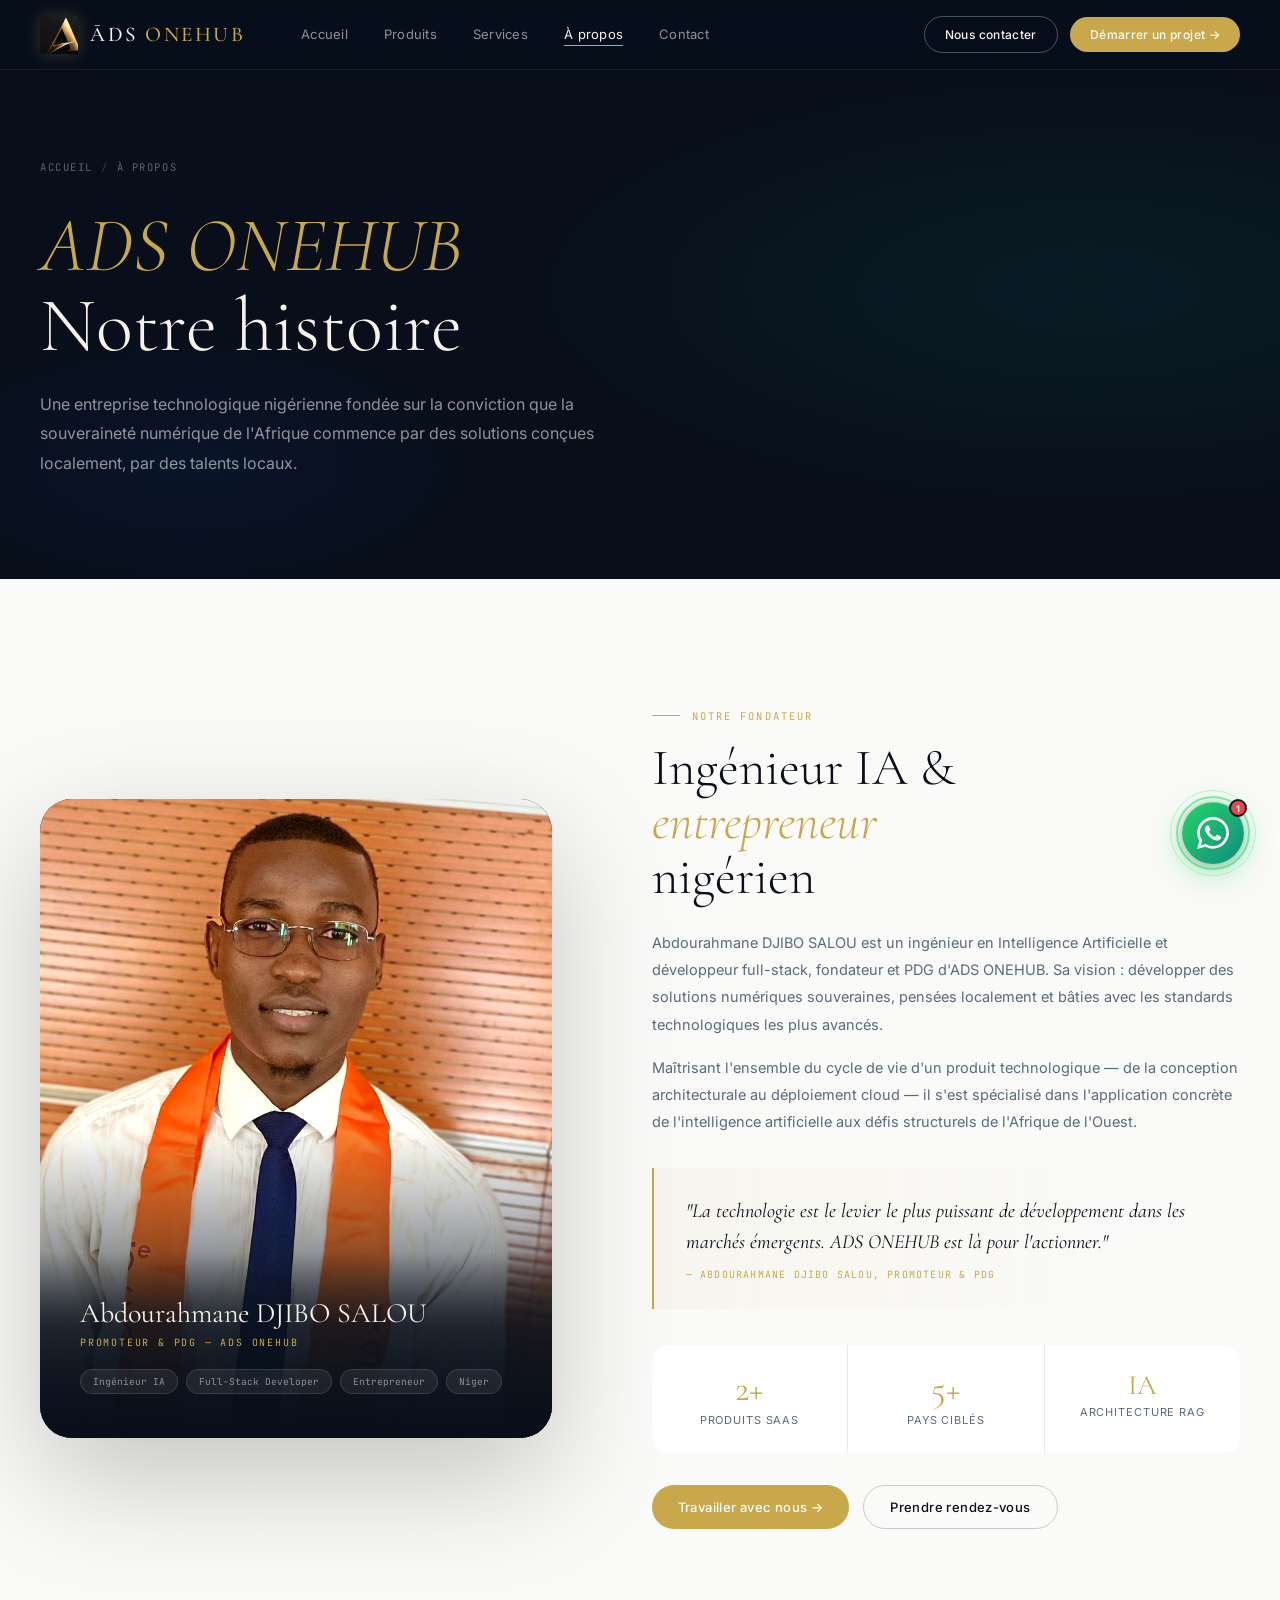
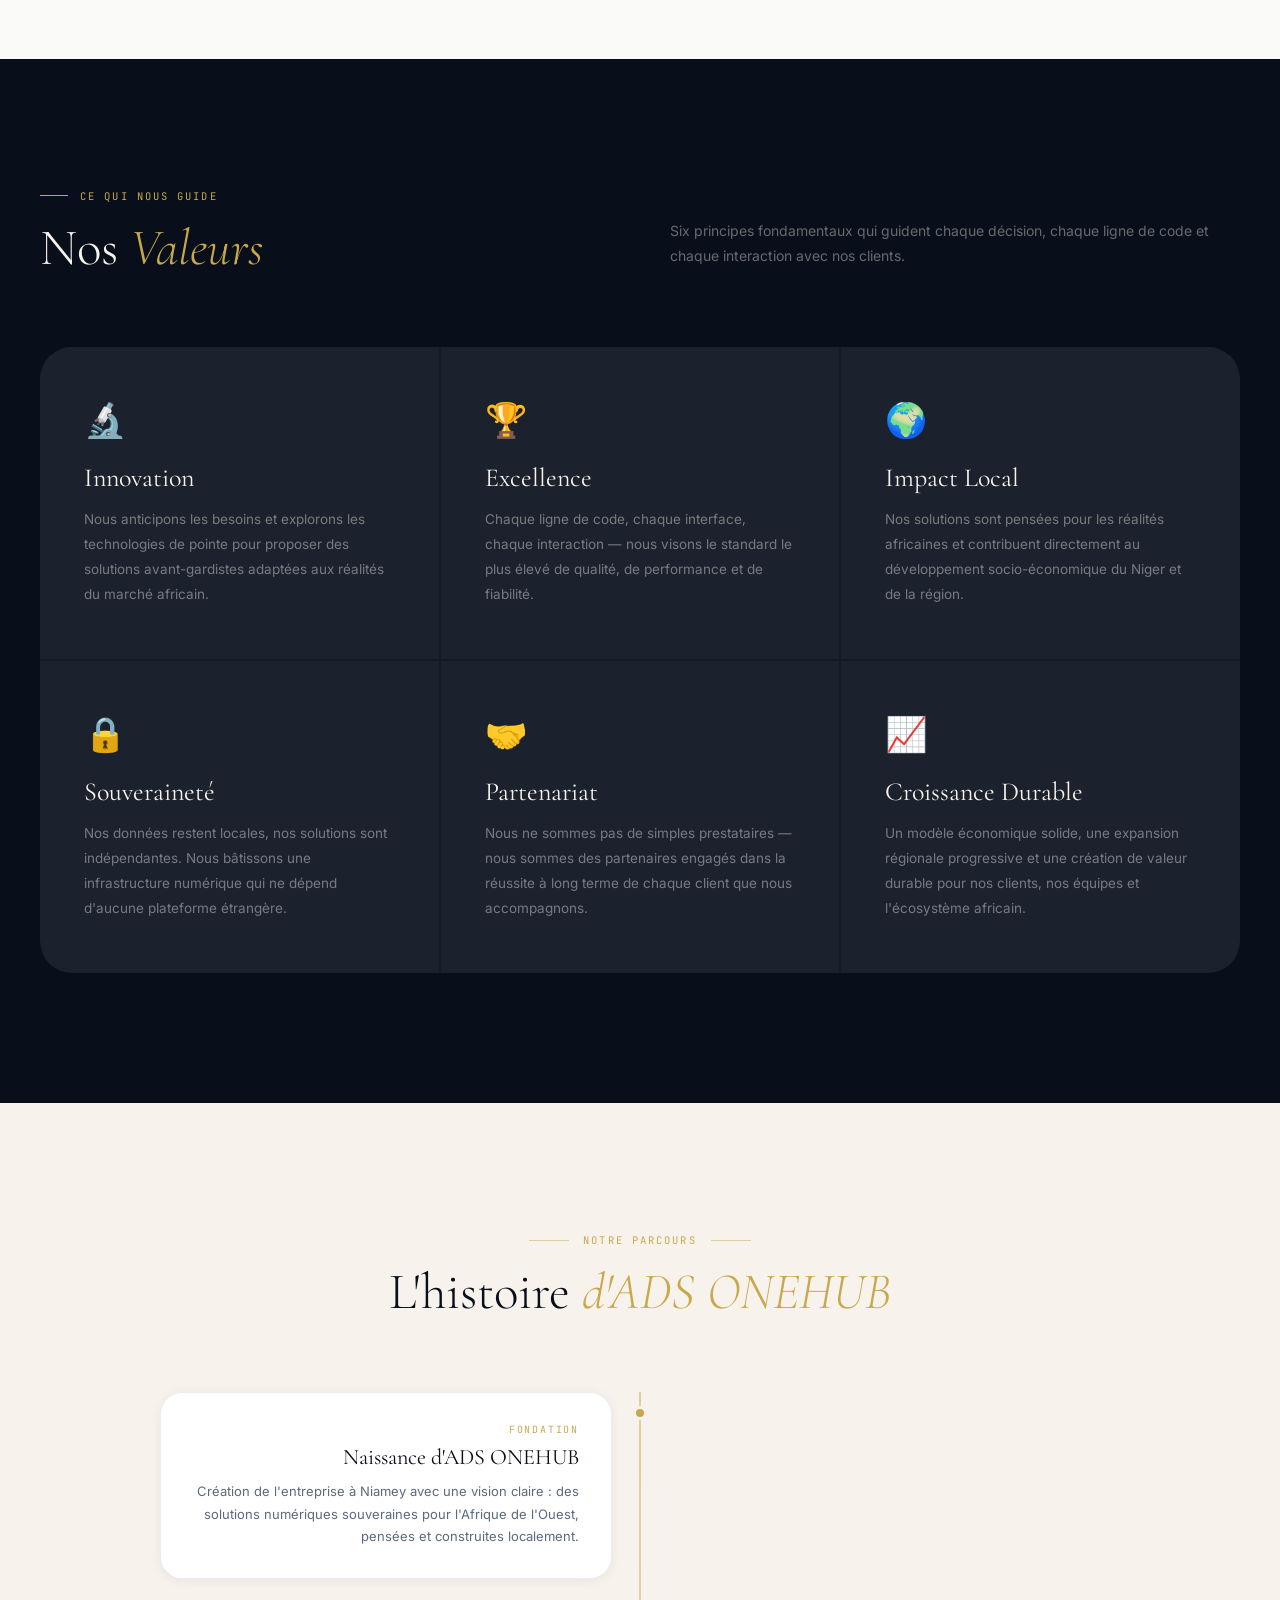
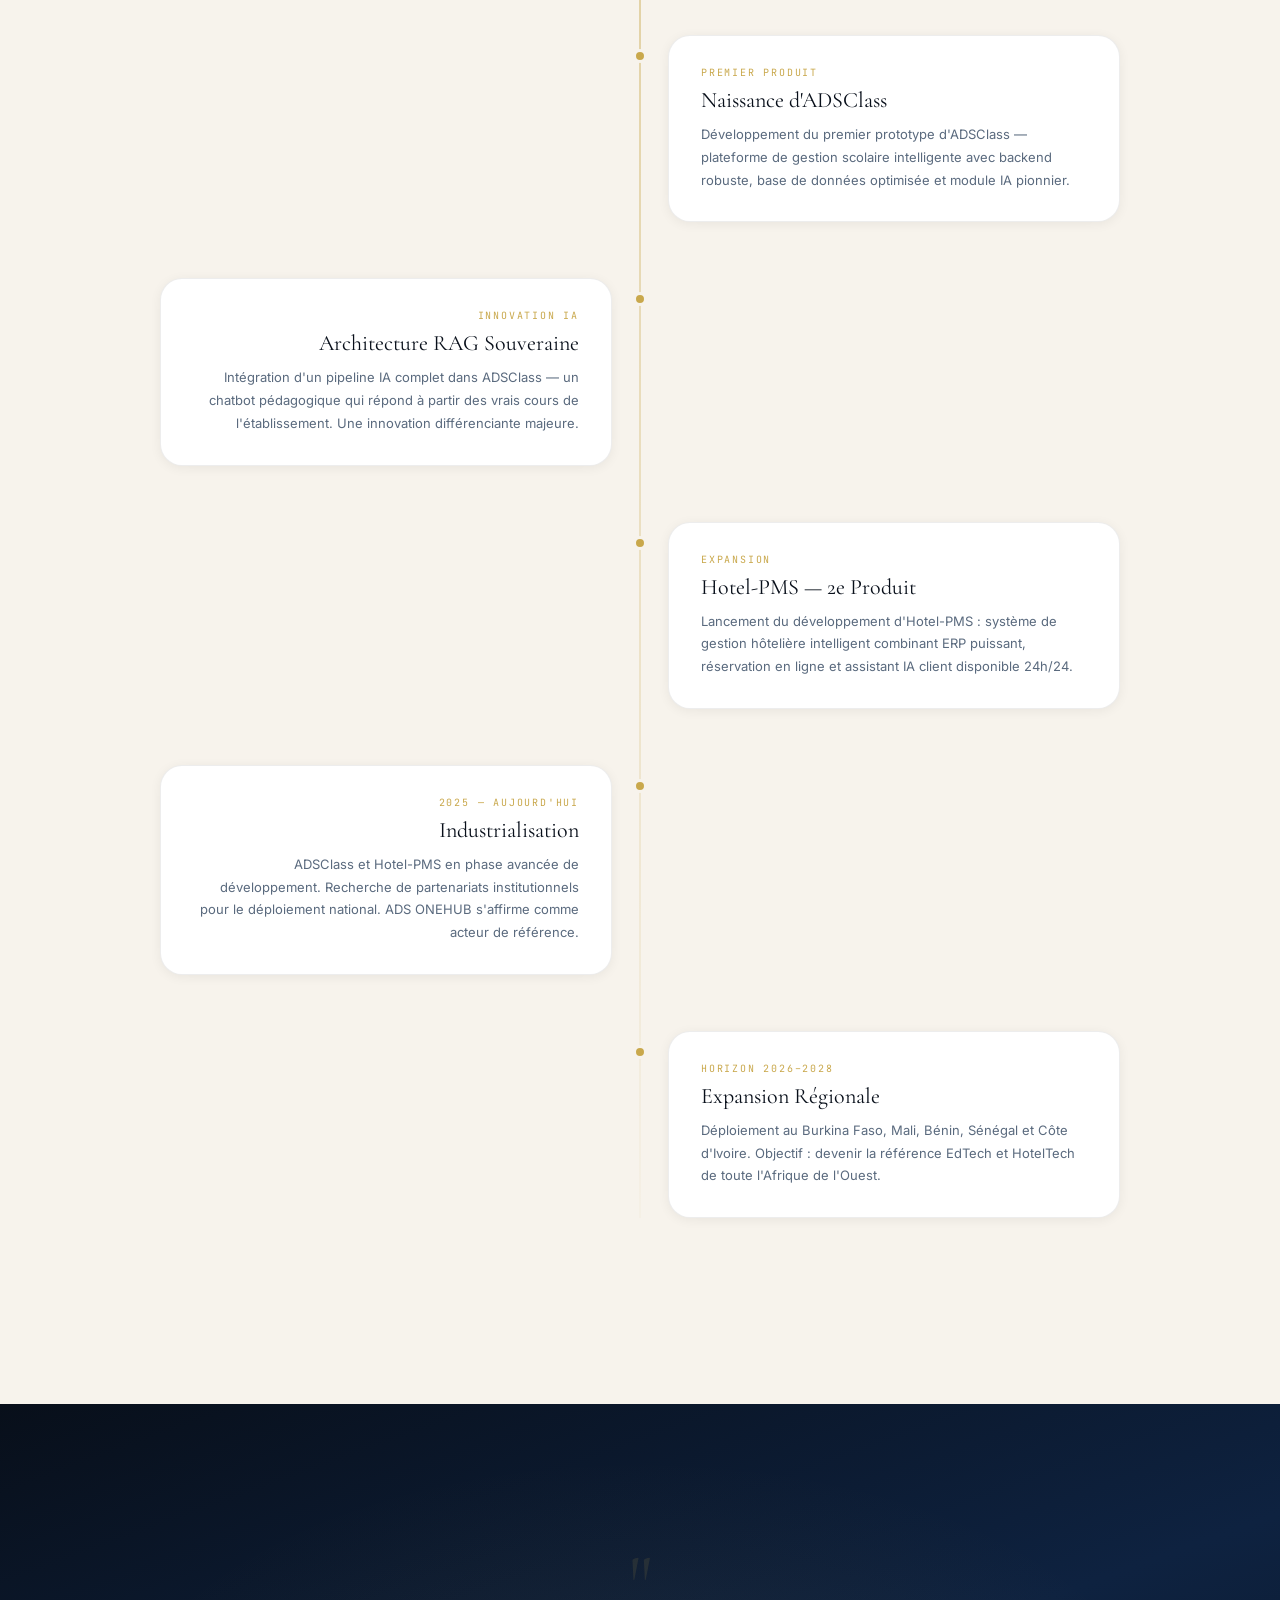
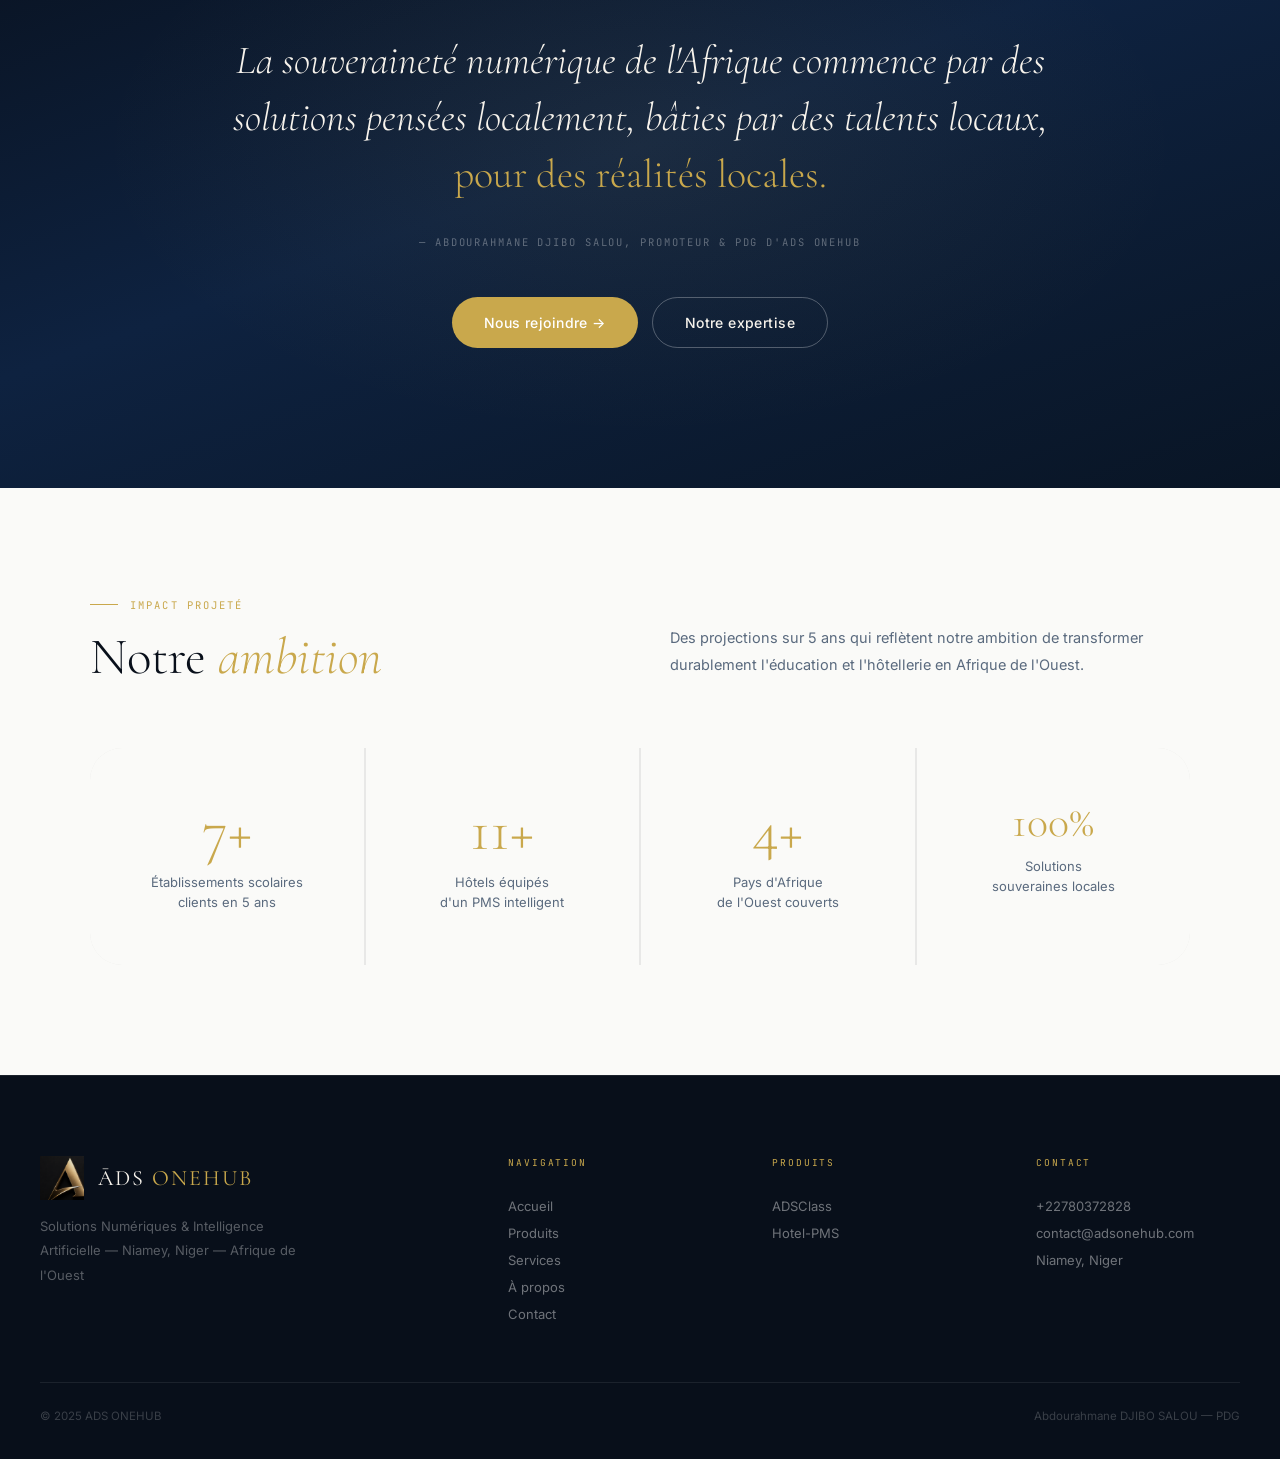
<file: apropos.html>
<!DOCTYPE html>
<html lang="fr">
<head>
<meta charset="UTF-8">
<meta name="viewport" content="width=device-width, initial-scale=1.0">
<title>À Propos — ADS ONEHUB | Abdourahmane DJIBO SALOU, Ingénieur IA Niger</title>
<!-- ══════════ SEO ULTRA-PREMIUM — ADS ONEHUB ══════════ -->
  <!-- Primary -->
  <meta name="description" content="ADS ONEHUB fondée par Abdourahmane DJIBO SALOU, ingénieur en IA et entrepreneur nigérien. Notre mission : des solutions numériques souveraines pour l'Afrique de l'Ouest.">
  <meta name="keywords" content="ADS ONEHUB Niger, Abdourahmane DJIBO SALOU, ingénieur IA Niger, entrepreneur tech Afrique, startup tech Niger, souveraineté numérique Afrique, Ads Onehub fondateur, ADSONEHUB histoire">
  <meta name="author" content="ADS ONEHUB — Abdourahmane DJIBO SALOU">
  <meta name="robots" content="index, follow, max-image-preview:large, max-snippet:-1, max-video-preview:-1">
  <meta name="googlebot" content="index, follow">
  <meta name="language" content="French">
  <meta name="revisit-after" content="7 days">
  <meta name="geo.region" content="NE">
  <meta name="geo.placename" content="Niamey, Niger">
  <link rel="canonical" href="https://adsonehub.com/apropos.html">

  <!-- Open Graph / Facebook / WhatsApp / LinkedIn -->
  <meta property="og:type" content="website">
  <meta property="og:url" content="https://adsonehub.com/apropos.html">
  <meta property="og:site_name" content="ADS ONEHUB">
  <meta property="og:title" content="À Propos — ADS ONEHUB &amp; Abdourahmane DJIBO SALOU">
  <meta property="og:description" content="Découvrez l'histoire d'ADS ONEHUB, fondée à Niamey par Abdourahmane DJIBO SALOU, ingénieur en Intelligence Artificielle, pour digitaliser l'Afrique de l'Ouest.">
  <meta property="og:image" content="https://adsonehub.com/og-image.jpg">
  <meta property="og:image:width" content="1200">
  <meta property="og:image:height" content="630">
  <meta property="og:image:alt" content="ADS ONEHUB — Solutions Numériques &amp; Intelligence Artificielle">
  <meta property="og:locale" content="fr_FR">

  <!-- Twitter / X Card -->
  <meta name="twitter:card" content="summary_large_image">
  <meta name="twitter:title" content="ADS ONEHUB — Notre Histoire &amp; Notre Mission">
  <meta name="twitter:description" content="Découvrez l'histoire d'ADS ONEHUB, fondée à Niamey par Abdourahmane DJIBO SALOU, ingénieur en Intelligence Artificielle, pour digitaliser l'Afrique de l'Ouest.">
  <meta name="twitter:image" content="https://adsonehub.com/og-image.jpg">
  <meta name="twitter:image:alt" content="ADS ONEHUB Logo">

  <!-- Favicon -->
  <link rel="icon" type="image/x-icon" href="favicon.ico">
  <link rel="icon" type="image/png" sizes="32x32" href="favicon-32.png">
  <link rel="icon" type="image/png" sizes="16x16" href="favicon-16.png">
  <link rel="apple-touch-icon" sizes="180x180" href="apple-touch-icon.png">
  <link rel="icon" type="image/png" sizes="192x192" href="favicon-192.png">
  <link rel="icon" type="image/png" sizes="512x512" href="favicon-512.png">
  <link rel="manifest" href="manifest.json">
  <meta name="msapplication-config" content="browserconfig.xml">
  <meta name="theme-color" content="#080F1A">
  <meta name="msapplication-TileColor" content="#080F1A">
  <meta name="msapplication-TileImage" content="logo.png">

  <!-- Schema.org JSON-LD -->
  <script type="application/ld+json">
  {
    "@context": "https://schema.org",
    "@type": "Organization",
    "name": "ADS ONEHUB",
    "alternateName": ["AdsOnehub", "Ads Onehub", "ADSONEHUB", "ADS-ONEHUB"],
    "url": "https://adsonehub.com",
    "logo": "https://adsonehub.com/logo.png",
    "description": "ADS ONEHUB conçoit des plateformes numériques intelligentes pour l'Afrique de l'Ouest. Intelligence Artificielle, ERP Scolaire (ADSClass) et Gestion Hôtelière (Hotel-PMS).",
    "foundingLocation": {"@type": "Place", "name": "Niamey, Niger"},
    "areaServed": ["Niger", "Afrique de l'Ouest", "Maroc"],
    "contactPoint": {
      "@type": "ContactPoint",
      "telephone": "+22780372828/+212627616719",
      "email": "contact@adsonehub.com",
      "contactType": "customer service",
      "availableLanguage": ["French", "English", "Arabic"]
    },
    "founder": {
      "@type": "Person",
      "name": "Abdourahmane DJIBO SALOU",
      "jobTitle": "Promoteur & PDG",
      "knowsAbout": ["Intelligence Artificielle", "Développement Logiciel", "ERP", "SaaS"]
    },
    "sameAs": []
  }
  </script>
  <!-- ══════════════════════════════════════════════════ -->

<link href="https://fonts.googleapis.com/css2?family=Cormorant+Garamond:ital,wght@0,300;0,400;0,500;1,300;1,400;1,500&family=Inter:wght@300;400;500;600&family=JetBrains+Mono:wght@400;500&display=swap" rel="stylesheet">
<link rel="stylesheet" href="shared.css">
<style>
/* ── FOUNDER ─────────────────────────────────────────────────────────── */
.founder-section { padding:130px 40px; background:var(--offwhite); }
.founder-inner { max-width:1320px; margin:0 auto; display:grid; grid-template-columns:1fr 1.15fr; gap:100px; align-items:center; }
.founder-portrait {
  aspect-ratio:4/5; border-radius:var(--r-xl);
  background:var(--navy); position:relative; overflow:hidden;
  box-shadow:var(--shadow-xl);
}
.founder-portrait-bg {
  position:absolute; inset:0;
  background:radial-gradient(ellipse 80% 60% at 50% 30%, rgba(14,123,114,.18) 0%, transparent 60%),
             radial-gradient(ellipse 50% 50% at 80% 80%, rgba(201,168,76,.1) 0%, transparent 60%);
}
.founder-initials {
  position:absolute; top:50%; left:50%; transform:translate(-50%,-58%);
  font-family:var(--serif); font-size:120px; color:rgba(201,168,76,.08);
  font-weight:300; letter-spacing:8px; user-select:none; white-space:nowrap;
}
/* ── Real photo ────────────────────────────────────────────────── */
.founder-photo {
  position:absolute; inset:0; width:100%; height:100%;
  object-fit:cover; object-position:center 10%;
  filter:brightness(1.06) contrast(1.05) saturate(1.1);
  transition:transform .7s cubic-bezier(.4,0,.2,1);
}
.founder-portrait:hover .founder-photo { transform:scale(1.04); }
/* Premium gradient vignette over photo */
.founder-portrait::after {
  content:''; position:absolute; inset:0; z-index:1;
  background:linear-gradient(
    180deg,
    rgba(8,15,26,.06) 0%,
    rgba(8,15,26,.00) 25%,
    rgba(8,15,26,.00) 52%,
    rgba(8,15,26,.65) 80%,
    rgba(8,15,26,.97) 100%
  );
}
.founder-card-overlay { z-index:2; }
.founder-card-overlay {
  position:absolute; bottom:0; left:0; right:0;
  background:linear-gradient(0deg, rgba(8,15,26,.96) 0%, rgba(8,15,26,.7) 60%, transparent 100%);
  padding:44px 40px;
}
.founder-name { font-family:var(--serif); font-size:28px; color:var(--cream); margin-bottom:6px; }
.founder-role { font-family:var(--mono); font-size:10px; letter-spacing:.18em; color:var(--gold); text-transform:uppercase; margin-bottom:20px; }
.founder-chips { display:flex; flex-wrap:wrap; gap:8px; }
.founder-chip { font-family:var(--mono); font-size:9.5px; padding:5px 12px; border-radius:100px; background:rgba(255,255,255,.07); border:1px solid rgba(255,255,255,.12); color:rgba(255,255,255,.5); }

.founder-content .s-label { margin-bottom:18px; }
.founder-heading { font-family:var(--serif); font-size:clamp(38px,4vw,58px); font-weight:300; color:var(--navy); line-height:1.07; margin-bottom:24px; }
.founder-heading em { font-style:italic; color:var(--gold); }
.founder-text { font-size:14.5px; color:var(--slate); line-height:1.88; margin-bottom:16px; }

.founder-quote {
  margin:32px 0; padding:28px 32px;
  border-left:2px solid var(--gold);
  background:linear-gradient(90deg, rgba(201,168,76,.06), transparent 80%);
  border-radius:0 var(--r-md) var(--r-md) 0;
}
.founder-quote p { font-family:var(--serif); font-size:20px; color:var(--navy); font-style:italic; line-height:1.55; }
.founder-quote cite { font-family:var(--mono); font-size:10px; letter-spacing:.12em; color:var(--gold); text-transform:uppercase; margin-top:10px; display:block; font-style:normal; }

.founder-stats { display:grid; grid-template-columns:repeat(3,1fr); gap:1px; background:rgba(0,0,0,.07); border-radius:var(--r-md); overflow:hidden; margin-top:36px; }
.fstat { background:white; padding:26px 20px; text-align:center; }
.fstat-num { font-family:var(--serif); font-size:36px; color:var(--gold); line-height:1; }
.fstat-lbl { font-size:11px; color:var(--slate); text-transform:uppercase; letter-spacing:.08em; margin-top:6px; }

/* ── VALUES ──────────────────────────────────────────────────────────── */
.values-section { padding:130px 40px; background:var(--navy); }
.values-inner { max-width:1320px; margin:0 auto; }
.values-grid { display:grid; grid-template-columns:repeat(3,1fr); gap:2px; margin-top:72px; background:rgba(255,255,255,.05); border-radius:var(--r-xl); overflow:hidden; }
.val-tile {
  background:rgba(255,255,255,.03); padding:52px 44px;
  transition:background .28s; position:relative; overflow:hidden;
}
.val-tile::before {
  content:''; position:absolute; top:0; left:0; right:0; height:2px;
  background:linear-gradient(90deg, var(--gold), transparent);
  opacity:0; transition:opacity .3s;
}
.val-tile:hover { background:rgba(255,255,255,.07); }
.val-tile:hover::before { opacity:1; }
.val-tile-icon { font-size:34px; margin-bottom:22px; display:block; }
.val-tile-name { font-family:var(--serif); font-size:26px; color:var(--cream); margin-bottom:14px; }
.val-tile-desc { font-size:13.5px; color:rgba(255,255,255,.4); line-height:1.85; }

/* ── TIMELINE ────────────────────────────────────────────────────────── */
.timeline-section { padding:130px 40px; background:var(--cream); }
.timeline-inner { max-width:960px; margin:0 auto; }
.timeline { margin-top:72px; position:relative; }
.timeline::before {
  content:''; position:absolute; left:50%; top:0; bottom:0;
  width:1px; background:linear-gradient(180deg, var(--gold) 0%, rgba(201,168,76,.08) 100%);
  transform:translateX(-50%);
}
.tl-item { display:grid; grid-template-columns:1fr 56px 1fr; gap:0; margin-bottom:56px; align-items:flex-start; }
.tl-card {
  background:white; border:1px solid rgba(0,0,0,.07);
  border-radius:var(--r-lg); padding:30px 32px;
  box-shadow:var(--shadow-sm); transition:box-shadow .25s;
}
.tl-card:hover { box-shadow:var(--shadow-md); }
.tl-card.right { text-align:left; }
.tl-card.left { text-align:right; }
.tl-year { font-family:var(--mono); font-size:10px; letter-spacing:.18em; color:var(--gold); text-transform:uppercase; margin-bottom:8px; }
.tl-title { font-family:var(--serif); font-size:22px; color:var(--navy); margin-bottom:10px; }
.tl-desc { font-size:13px; color:var(--slate); line-height:1.75; }
.tl-dot { display:flex; align-items:flex-start; justify-content:center; padding-top:14px; }
.tl-dot-inner { width:14px; height:14px; border-radius:50%; background:var(--gold); border:3px solid var(--cream); position:relative; z-index:1; }
.tl-spacer {}

/* ── MISSION ─────────────────────────────────────────────────────────── */
.mission-section {
  padding:140px 40px; text-align:center;
  background:linear-gradient(160deg, var(--navy) 0%, #0e2240 50%, #091525 100%);
  position:relative; overflow:hidden;
}
.mission-section::before {
  content:''; position:absolute; inset:0;
  background:radial-gradient(ellipse 65% 65% at 50% 50%, rgba(201,168,76,.07) 0%, transparent 65%);
}
.mission-inner { max-width:820px; margin:0 auto; position:relative; z-index:1; }
.mission-ornament { font-family:var(--serif); font-size:80px; color:rgba(201,168,76,.12); line-height:1; margin-bottom:8px; }
.mission-quote { font-family:var(--serif); font-size:clamp(24px,3.5vw,40px); color:var(--cream); font-weight:300; font-style:italic; line-height:1.42; margin-bottom:32px; }
.mission-quote em { font-style:normal; color:var(--gold); }
.mission-cite { font-family:var(--mono); font-size:10.5px; letter-spacing:.18em; color:rgba(255,255,255,.32); text-transform:uppercase; }

/* ── IMPACT ──────────────────────────────────────────────────────────── */
.impact-section { padding:110px 40px; background:var(--offwhite); }
.impact-inner { max-width:1100px; margin:0 auto; }
.impact-grid { display:grid; grid-template-columns:repeat(4,1fr); gap:2px; margin-top:64px; background:rgba(0,0,0,.07); border-radius:var(--r-xl); overflow:hidden; }
.impact-cell { background:var(--offwhite); padding:52px 32px; text-align:center; transition:background .25s; }
.impact-cell:hover { background:white; }
.impact-num { font-family:var(--serif); font-size:60px; font-weight:300; color:var(--gold); line-height:1; }
.impact-lbl { font-size:13px; color:var(--slate); margin-top:12px; line-height:1.55; }

@media(max-width:1080px){
  .founder-inner { grid-template-columns:1fr; gap:60px; }
  .values-grid { grid-template-columns:1fr 1fr; }
  .timeline::before { left:28px; }
  .tl-item { grid-template-columns:56px 1fr; }
  .tl-card.left { text-align:left; grid-column:2; }
  .tl-spacer { display:none; }
  .tl-dot { justify-content:flex-start; padding-left:21px; }
  .impact-grid { grid-template-columns:1fr 1fr; }
}
@media(max-width:640px){
  .values-grid { grid-template-columns:1fr; }
  .impact-grid { grid-template-columns:1fr 1fr; }
  .founder-stats { grid-template-columns:1fr 1fr; }
}

/* ── LOGO STYLES ─────────────────────────────────────────────────── */
.nav-logo-img {
  display: flex; align-items: center; gap: 12px;
  text-decoration: none; margin-right: 56px; flex-shrink: 0;
}
.nav-logo-img-el {
  height: 38px; width: auto;
  filter: brightness(1.1) drop-shadow(0 0 8px rgba(201,168,76,.25));
  transition: filter .25s, transform .25s;
}
.nav-logo-img:hover .nav-logo-img-el {
  filter: brightness(1.2) drop-shadow(0 0 14px rgba(201,168,76,.5));
  transform: scale(1.04);
}
.nav-logo-text {
  font-family: var(--serif); font-size: 21px; font-weight: 500;
  color: var(--cream); letter-spacing: 2.5px;
}
.nav-logo-text em { font-style: normal; color: var(--gold); }

.footer-brand-logo {
  display: flex; align-items: center; gap: 14px;
}
.footer-logo-img {
  height: 44px; width: auto;
  filter: brightness(.9) saturate(.85);
  transition: filter .25s;
}
.footer-brand-logo:hover .footer-logo-img {
  filter: brightness(1.05) saturate(1);
}
.footer-brand-logo span {
  font-family: var(--serif); font-size: 22px; color: var(--cream); letter-spacing: 2px;
}
.footer-brand-logo span em { font-style: normal; color: var(--gold); }


/* ══ WHATSAPP FLOATING BUTTON — ULTRA PREMIUM ══════════════════════ */
.wa-float {
  position: fixed;
  bottom: 36px;
  right: 36px;
  z-index: 9999;
  display: flex;
  flex-direction: column;
  align-items: flex-end;
  gap: 12px;
}

/* Main button */
.wa-btn {
  width: 62px; height: 62px; border-radius: 50%;
  background: linear-gradient(135deg, #25D366 0%, #128C7E 100%);
  display: flex; align-items: center; justify-content: center;
  cursor: pointer; text-decoration: none;
  box-shadow:
    0 8px 32px rgba(37,211,102,.45),
    0 2px 8px rgba(0,0,0,.25),
    inset 0 1px 0 rgba(255,255,255,.25);
  transition: transform .3s cubic-bezier(.34,1.56,.64,1), box-shadow .3s;
  position: relative;
}
.wa-btn:hover {
  transform: scale(1.1) translateY(-3px);
  box-shadow:
    0 16px 48px rgba(37,211,102,.55),
    0 4px 16px rgba(0,0,0,.3),
    inset 0 1px 0 rgba(255,255,255,.3);
}
.wa-btn:active { transform: scale(.97); }

/* WhatsApp SVG icon */
.wa-icon {
  width: 32px; height: 32px; fill: #fff;
}

/* Pulse ring animation */
.wa-btn::before {
  content: '';
  position: absolute; inset: -6px; border-radius: 50%;
  border: 2px solid rgba(37,211,102,.5);
  animation: wa-pulse 2.4s ease-out infinite;
}
.wa-btn::after {
  content: '';
  position: absolute; inset: -12px; border-radius: 50%;
  border: 1.5px solid rgba(37,211,102,.25);
  animation: wa-pulse 2.4s .4s ease-out infinite;
}
@keyframes wa-pulse {
  0%   { transform: scale(.88); opacity: .9; }
  70%  { transform: scale(1.18); opacity: 0; }
  100% { transform: scale(1.18); opacity: 0; }
}

/* Tooltip bubble */
.wa-tooltip {
  background: rgba(8,15,26,.94);
  border: 1px solid rgba(255,255,255,.1);
  border-radius: 14px;
  padding: 14px 20px;
  backdrop-filter: blur(20px);
  box-shadow: 0 12px 40px rgba(0,0,0,.4), inset 0 1px 0 rgba(255,255,255,.07);
  transform: translateX(10px);
  opacity: 0; pointer-events: none;
  transition: opacity .28s, transform .28s;
  white-space: nowrap;
  min-width: 200px;
}
@media (hover: hover) and (pointer: fine) {
  .wa-float:hover .wa-tooltip { opacity: 1; transform: translateX(0); pointer-events: auto; }
}
.wa-float.open .wa-tooltip {
  opacity: 1; transform: translateX(0); pointer-events: auto;
}
.wa-tooltip-label {
  font-family: 'JetBrains Mono', monospace;
  font-size: 9.5px; letter-spacing: .16em;
  color: rgba(255,255,255,.35); text-transform: uppercase; margin-bottom: 6px;
}
.wa-tooltip-name {
  font-size: 14px; font-weight: 600; color: #fff; margin-bottom: 2px;
}
.wa-tooltip-status {
  display: flex; align-items: center; gap: 6px;
  font-size: 12px; color: rgba(255,255,255,.45);
}
.wa-tooltip-dot {
  width: 7px; height: 7px; border-radius: 50%; background: #25D366;
  animation: wa-pulse 2s infinite;
}
.wa-tooltip-msg {
  font-size: 12.5px; color: rgba(255,255,255,.55);
  margin-top: 10px; padding-top: 10px;
  border-top: 1px solid rgba(255,255,255,.08);
  line-height: 1.5;
}
.wa-tooltip-cta {
  display: inline-flex; align-items: center; gap: 8px;
  margin-top: 12px; width: 100%; justify-content: center;
  background: linear-gradient(135deg, #25D366, #128C7E);
  color: #fff; font-size: 12.5px; font-weight: 500;
  padding: 10px 16px; border-radius: 100px; text-decoration: none;
  transition: opacity .2s, transform .2s;
  box-shadow: 0 4px 16px rgba(37,211,102,.35);
}
.wa-tooltip-cta:hover { opacity: .9; transform: translateY(-1px); }

/* Badge notification */
.wa-badge {
  position: absolute; top: -3px; right: -3px;
  width: 18px; height: 18px; border-radius: 50%;
  background: #ef4444; border: 2px solid #080F1A;
  display: flex; align-items: center; justify-content: center;
  font-size: 9px; font-weight: 700; color: #fff;
  animation: wa-badge-in .4s .8s cubic-bezier(.34,1.56,.64,1) both;
}
@keyframes wa-badge-in {
  from { transform: scale(0); opacity: 0; }
  to   { transform: scale(1); opacity: 1; }
}

/* Entry animation */
.wa-float {
  animation: wa-enter .6s 1.5s cubic-bezier(.34,1.56,.64,1) both;
}
@keyframes wa-enter {
  from { transform: translateY(20px) scale(.8); opacity: 0; }
  to   { transform: translateY(0) scale(1); opacity: 1; }
}

@media(max-width:768px){
  .wa-float { bottom: 24px; right: 20px; }
  .wa-btn { width: 56px; height: 56px; }
  .wa-icon { width: 28px; height: 28px; }
  .wa-tooltip { min-width: 180px; }
}

</style>
</head>
<body>
<nav class="nav">
  <div class="nav-wrap">
    <a href="index.html" class="nav-logo nav-logo-img">
      <img src="logo.png" alt="ADS ONEHUB — Intelligence Artificielle &amp; Solutions Numériques" class="nav-logo-img-el">
      <span class="nav-logo-text">ĀDS <em>ONEHUB</em></span>
    </a>
    <div class="nav-links">
      <a href="index.html">Accueil</a><a href="produits.html">Produits</a>
      <a href="services.html">Services</a><a href="apropos.html" class="active">À propos</a>
      <a href="contact.html">Contact</a>
    </div>
    <div class="nav-right">
      <a href="contact.html" class="btn btn-outline-light btn-sm">Nous contacter</a>
      <a href="contact.html" class="btn btn-gold btn-sm">Démarrer un projet →</a>
    </div>
    <button class="nav-burger" onclick="toggleMenu()">☰</button>
  </div>
  <div class="nav-mobile" id="navMobile">
    <a href="index.html">Accueil</a><a href="produits.html">Produits</a>
    <a href="services.html">Services</a><a href="apropos.html">À propos</a><a href="contact.html">Contact</a>
  </div>
</nav>

<section class="page-hero">
  <div class="page-hero-bg"></div>
  <div class="page-hero-inner">
    <div class="breadcrumb"><a href="index.html">Accueil</a><span>/</span>À Propos</div>
    <h1><em>ADS ONEHUB</em><br>Notre histoire</h1>
    <p>Une entreprise technologique nigérienne fondée sur la conviction que la souveraineté numérique de l'Afrique commence par des solutions conçues localement, par des talents locaux.</p>
  </div>
</section>

<!-- FOUNDER -->
<section class="founder-section">
  <div class="founder-inner">
    <div class="founder-portrait" data-reveal>
      <div class="founder-portrait-bg" data-reveal></div>
      <img
        src="photo_fondateur.jpg"
        alt="Abdourahmane DJIBO SALOU — Fondateur &amp; PDG ADS ONEHUB"
        class="founder-photo"
      >
      <div class="founder-card-overlay">
        <div class="founder-name">Abdourahmane DJIBO SALOU</div>
        <div class="founder-role">Promoteur &amp; PDG — ADS ONEHUB</div>
        <div class="founder-chips">
          <span class="founder-chip">Ingénieur IA</span>
          <span class="founder-chip">Full-Stack Developer</span>
          <span class="founder-chip">Entrepreneur</span>
          <span class="founder-chip">Niger</span>
        </div>
      </div>
    </div>
    <div class="founder-content" data-reveal>
      <div class="s-label">Notre Fondateur</div>
      <h2 class="founder-heading">Ingénieur IA &amp;<br><em>entrepreneur</em><br>nigérien</h2>
      <p class="founder-text">Abdourahmane DJIBO SALOU est un ingénieur en Intelligence Artificielle et développeur full-stack, fondateur et PDG d'ADS ONEHUB. Sa vision : développer des solutions numériques souveraines, pensées localement et bâties avec les standards technologiques les plus avancés.</p>
      <p class="founder-text">Maîtrisant l'ensemble du cycle de vie d'un produit technologique — de la conception architecturale au déploiement cloud — il s'est spécialisé dans l'application concrète de l'intelligence artificielle aux défis structurels de l'Afrique de l'Ouest.</p>
      <div class="founder-quote">
        <p>"La technologie est le levier le plus puissant de développement dans les marchés émergents. ADS ONEHUB est là pour l'actionner."</p>
        <cite>— Abdourahmane DJIBO SALOU, Promoteur &amp; PDG</cite>
      </div>
      <div class="founder-stats">
        <div class="fstat"><div class="fstat-num" data-count="2" data-suffix="+">—</div><div class="fstat-lbl">Produits SaaS</div></div>
        <div class="fstat"><div class="fstat-num" data-count="5" data-suffix="+">—</div><div class="fstat-lbl">Pays ciblés</div></div>
        <div class="fstat"><div class="fstat-num" style="font-size:28px;color:var(--gold)">IA</div><div class="fstat-lbl">Architecture RAG</div></div>
      </div>
      <div style="margin-top:32px;display:flex;gap:14px;flex-wrap:wrap">
        <a href="contact.html" class="btn btn-gold">Travailler avec nous →</a>
        <a href="contact.html" class="btn btn-outline-dark">Prendre rendez-vous</a>
      </div>
    </div>
  </div>
</section>

<!-- VALUES -->
<section class="values-section">
  <div class="values-inner">
    <div style="display:grid;grid-template-columns:1fr 1fr;gap:60px;align-items:flex-end;margin-bottom:0">
      <div>
        <div style="font-family:var(--mono);font-size:10.5px;letter-spacing:.2em;color:var(--gold);text-transform:uppercase;margin-bottom:18px;display:flex;align-items:center;gap:12px"><span style="width:28px;height:1px;background:var(--gold);display:inline-block"></span>Ce qui nous guide</div>
        <h2 style="font-family:var(--serif);font-size:clamp(36px,4vw,58px);font-weight:300;color:var(--cream);line-height:1.07">Nos <em style="font-style:italic;color:var(--gold)">Valeurs</em></h2>
      </div>
      <p style="font-size:14px;color:rgba(255,255,255,.38);line-height:1.85;padding-bottom:6px">Six principes fondamentaux qui guident chaque décision, chaque ligne de code et chaque interaction avec nos clients.</p>
    </div>
    <div class="values-grid">
      <div class="val-tile" data-reveal><span class="val-tile-icon">🔬</span><div class="val-tile-name" data-reveal>Innovation</div><p class="val-tile-desc">Nous anticipons les besoins et explorons les technologies de pointe pour proposer des solutions avant-gardistes adaptées aux réalités du marché africain.</p></div>
      <div class="val-tile" data-reveal><span class="val-tile-icon">🏆</span><div class="val-tile-name" data-reveal>Excellence</div><p class="val-tile-desc">Chaque ligne de code, chaque interface, chaque interaction — nous visons le standard le plus élevé de qualité, de performance et de fiabilité.</p></div>
      <div class="val-tile" data-reveal><span class="val-tile-icon">🌍</span><div class="val-tile-name" data-reveal>Impact Local</div><p class="val-tile-desc">Nos solutions sont pensées pour les réalités africaines et contribuent directement au développement socio-économique du Niger et de la région.</p></div>
      <div class="val-tile" data-reveal><span class="val-tile-icon">🔒</span><div class="val-tile-name" data-reveal>Souveraineté</div><p class="val-tile-desc">Nos données restent locales, nos solutions sont indépendantes. Nous bâtissons une infrastructure numérique qui ne dépend d'aucune plateforme étrangère.</p></div>
      <div class="val-tile" data-reveal><span class="val-tile-icon">🤝</span><div class="val-tile-name" data-reveal>Partenariat</div><p class="val-tile-desc">Nous ne sommes pas de simples prestataires — nous sommes des partenaires engagés dans la réussite à long terme de chaque client que nous accompagnons.</p></div>
      <div class="val-tile" data-reveal><span class="val-tile-icon">📈</span><div class="val-tile-name" data-reveal>Croissance Durable</div><p class="val-tile-desc">Un modèle économique solide, une expansion régionale progressive et une création de valeur durable pour nos clients, nos équipes et l'écosystème africain.</p></div>
    </div>
  </div>
</section>

<!-- TIMELINE -->
<section class="timeline-section">
  <div class="timeline-inner">
    <div style="text-align:center;margin-bottom:0">
      <div style="font-family:var(--mono);font-size:10.5px;letter-spacing:.2em;color:var(--gold);text-transform:uppercase;margin-bottom:18px;display:flex;align-items:center;justify-content:center;gap:14px"><span style="width:40px;height:1px;background:var(--gold);opacity:.5;display:inline-block"></span>Notre Parcours<span style="width:40px;height:1px;background:var(--gold);opacity:.5;display:inline-block"></span></div>
      <h2 style="font-family:var(--serif);font-size:clamp(36px,4vw,56px);font-weight:300;color:var(--navy);line-height:1.07">L'histoire <em style="font-style:italic;color:var(--gold)">d'ADS ONEHUB</em></h2>
    </div>
    <div class="timeline">
      <div class="tl-item" data-reveal>
        <div class="tl-card left">
          <div class="tl-year">Fondation</div>
          <div class="tl-title">Naissance d'ADS ONEHUB</div>
          <p class="tl-desc">Création de l'entreprise à Niamey avec une vision claire : des solutions numériques souveraines pour l'Afrique de l'Ouest, pensées et construites localement.</p>
        </div>
        <div class="tl-dot"><div class="tl-dot-inner"></div></div>
        <div class="tl-spacer"></div>
      </div>
      <div class="tl-item" data-reveal>
        <div class="tl-spacer"></div>
        <div class="tl-dot"><div class="tl-dot-inner"></div></div>
        <div class="tl-card right">
          <div class="tl-year">Premier Produit</div>
          <div class="tl-title">Naissance d'ADSClass</div>
          <p class="tl-desc">Développement du premier prototype d'ADSClass — plateforme de gestion scolaire intelligente avec backend robuste, base de données optimisée et module IA pionnier.</p>
        </div>
      </div>
      <div class="tl-item" data-reveal>
        <div class="tl-card left">
          <div class="tl-year">Innovation IA</div>
          <div class="tl-title">Architecture RAG Souveraine</div>
          <p class="tl-desc">Intégration d'un pipeline IA complet dans ADSClass — un chatbot pédagogique qui répond à partir des vrais cours de l'établissement. Une innovation différenciante majeure.</p>
        </div>
        <div class="tl-dot"><div class="tl-dot-inner"></div></div>
        <div class="tl-spacer"></div>
      </div>
      <div class="tl-item" data-reveal>
        <div class="tl-spacer"></div>
        <div class="tl-dot"><div class="tl-dot-inner"></div></div>
        <div class="tl-card right">
          <div class="tl-year">Expansion</div>
          <div class="tl-title">Hotel-PMS — 2e Produit</div>
          <p class="tl-desc">Lancement du développement d'Hotel-PMS : système de gestion hôtelière intelligent combinant ERP puissant, réservation en ligne et assistant IA client disponible 24h/24.</p>
        </div>
      </div>
      <div class="tl-item" data-reveal>
        <div class="tl-card left">
          <div class="tl-year">2025 — Aujourd'hui</div>
          <div class="tl-title">Industrialisation</div>
          <p class="tl-desc">ADSClass et Hotel-PMS en phase avancée de développement. Recherche de partenariats institutionnels pour le déploiement national. ADS ONEHUB s'affirme comme acteur de référence.</p>
        </div>
        <div class="tl-dot"><div class="tl-dot-inner"></div></div>
        <div class="tl-spacer"></div>
      </div>
      <div class="tl-item" data-reveal>
        <div class="tl-spacer"></div>
        <div class="tl-dot"><div class="tl-dot-inner"></div></div>
        <div class="tl-card right">
          <div class="tl-year">Horizon 2026–2028</div>
          <div class="tl-title">Expansion Régionale</div>
          <p class="tl-desc">Déploiement au Burkina Faso, Mali, Bénin, Sénégal et Côte d'Ivoire. Objectif : devenir la référence EdTech et HotelTech de toute l'Afrique de l'Ouest.</p>
        </div>
      </div>
    </div>
  </div>
</section>

<!-- MISSION QUOTE -->
<section class="mission-section">
  <div class="mission-inner">
    <div class="mission-ornament">"</div>
    <p class="mission-quote">La souveraineté numérique de l'Afrique commence par des solutions pensées localement, bâties par des talents locaux, <em>pour des réalités locales.</em></p>
    <div class="mission-cite">— Abdourahmane DJIBO SALOU, Promoteur &amp; PDG d'ADS ONEHUB</div>
    <div style="margin-top:48px;display:flex;gap:14px;justify-content:center;flex-wrap:wrap">
      <a href="contact.html" class="btn btn-gold btn-lg">Nous rejoindre →</a>
      <a href="services.html" class="btn btn-outline-light btn-lg">Notre expertise</a>
    </div>
  </div>
</section>

<!-- IMPACT -->
<section class="impact-section">
  <div class="impact-inner">
    <div style="display:grid;grid-template-columns:1fr 1fr;gap:60px;align-items:flex-end;margin-bottom:0">
      <div>
        <div class="s-label">Impact Projeté</div>
        <h2 style="font-family:var(--serif);font-size:clamp(36px,4vw,56px);font-weight:300;color:var(--navy);line-height:1.07">Notre <em style="font-style:italic;color:var(--gold)">ambition</em></h2>
      </div>
      <p style="font-size:14.5px;color:var(--slate);line-height:1.85;padding-bottom:6px">Des projections sur 5 ans qui reflètent notre ambition de transformer durablement l'éducation et l'hôtellerie en Afrique de l'Ouest.</p>
    </div>
    <div class="impact-grid">
      <div class="impact-cell">
        <div class="impact-num" data-count="10" data-suffix="+">—</div>
        <div class="impact-lbl">Établissements scolaires<br>clients en 5 ans</div>
      </div>
      <div class="impact-cell">
        <div class="impact-num" data-count="15" data-suffix="+">—</div>
        <div class="impact-lbl">Hôtels équipés<br>d'un PMS intelligent</div>
      </div>
      <div class="impact-cell">
        <div class="impact-num" data-count="5" data-suffix="+">—</div>
        <div class="impact-lbl">Pays d'Afrique<br>de l'Ouest couverts</div>
      </div>
      <div class="impact-cell">
        <div class="impact-num" style="font-size:44px;color:var(--gold)">100%</div>
        <div class="impact-lbl">Solutions<br>souveraines locales</div>
      </div>
    </div>
  </div>
</section>

<footer class="footer">
  <div class="footer-grid">
    <div class="footer-brand"><div class="footer-brand-name footer-brand-logo">
        <img src="logo.png" alt="ADS ONEHUB" class="footer-logo-img">
        <span>ĀDS <em>ONEHUB</em></span>
      </div><p>Solutions Numériques &amp; Intelligence Artificielle — Niamey, Niger — Afrique de l'Ouest</p></div>
    <div class="footer-col"><div class="footer-col-title">Navigation</div><a href="index.html">Accueil</a><a href="produits.html">Produits</a><a href="services.html">Services</a><a href="apropos.html">À propos</a><a href="contact.html">Contact</a></div>
    <div class="footer-col"><div class="footer-col-title">Produits</div><a href="produits.html">ADSClass</a><a href="produits.html">Hotel-PMS</a></div>
    <div class="footer-col"><div class="footer-col-title">Contact</div><a href="tel:+22780372828">+22780372828</a><a href="mailto:contact@adsonehub.com">contact@adsonehub.com</a><a>Niamey, Niger</a></div>
  </div>
  <div class="footer-bottom"><span>© 2025 ADS ONEHUB</span><span>Abdourahmane DJIBO SALOU — PDG</span></div>
</footer>
<script src="shared.js"></script>
<!-- ══ WHATSAPP FLOATING — ULTRA PREMIUM ══════════════════ -->
<div class="wa-float" id="waFloat">

  <!-- Tooltip popup -->
  <div class="wa-tooltip">
    <div class="wa-tooltip-label">Contact direct</div>
    <div class="wa-tooltip-name">ADS ONEHUB</div>
    <div class="wa-tooltip-status">
      <div class="wa-tooltip-dot"></div>
      Disponible maintenant
    </div>
    <div class="wa-tooltip-msg">
      👋 Bonjour ! Discutons de votre projet numérique.
    </div>
    <a
      href="https://wa.me/22780372828?text=Bonjour%20ADS%20ONEHUB%2C%20je%20souhaite%20discuter%20de%20votre%20solution%20et%20obtenir%20plus%20d%27informations."
      target="_blank" rel="noopener"
      class="wa-tooltip-cta"
    >
      <svg width="16" height="16" viewBox="0 0 24 24" fill="currentColor">
        <path d="M17.472 14.382c-.297-.149-1.758-.867-2.03-.967-.273-.099-.471-.148-.67.15-.197.297-.767.966-.94 1.164-.173.199-.347.223-.644.075-.297-.15-1.255-.463-2.39-1.475-.883-.788-1.48-1.761-1.653-2.059-.173-.297-.018-.458.13-.606.134-.133.298-.347.446-.52.149-.174.198-.298.298-.497.099-.198.05-.371-.025-.52-.075-.149-.669-1.612-.916-2.207-.242-.579-.487-.5-.669-.51-.173-.008-.371-.01-.57-.01-.198 0-.52.074-.792.372-.272.297-1.04 1.016-1.04 2.479 0 1.462 1.065 2.875 1.213 3.074.149.198 2.096 3.2 5.077 4.487.709.306 1.262.489 1.694.625.712.227 1.36.195 1.871.118.571-.085 1.758-.719 2.006-1.413.248-.694.248-1.289.173-1.413-.074-.124-.272-.198-.57-.347m-5.421 7.403h-.004a9.87 9.87 0 01-5.031-1.378l-.361-.214-3.741.982.998-3.648-.235-.374a9.86 9.86 0 01-1.51-5.26c.001-5.45 4.436-9.884 9.888-9.884 2.64 0 5.122 1.03 6.988 2.898a9.825 9.825 0 012.893 6.994c-.003 5.45-4.437 9.884-9.885 9.884m8.413-18.297A11.815 11.815 0 0012.05 0C5.495 0 .16 5.335.157 11.892c0 2.096.547 4.142 1.588 5.945L.057 24l6.305-1.654a11.882 11.882 0 005.683 1.448h.005c6.554 0 11.89-5.335 11.893-11.893a11.821 11.821 0 00-3.48-8.413Z"/>
      </svg>
      Démarrer la conversation
    </a>
  </div>

  <!-- Main button -->
  <a
    href="https://wa.me/22780372828?text=Bonjour%20ADS%20ONEHUB%2C%20je%20souhaite%20discuter%20de%20votre%20solution%20et%20obtenir%20plus%20d%27informations."
    target="_blank" rel="noopener"
    class="wa-btn"
    aria-label="Contacter ADS ONEHUB sur WhatsApp"
  >
    <div class="wa-badge">1</div>
    <svg class="wa-icon" viewBox="0 0 24 24">
      <path d="M17.472 14.382c-.297-.149-1.758-.867-2.03-.967-.273-.099-.471-.148-.67.15-.197.297-.767.966-.94 1.164-.173.199-.347.223-.644.075-.297-.15-1.255-.463-2.39-1.475-.883-.788-1.48-1.761-1.653-2.059-.173-.297-.018-.458.13-.606.134-.133.298-.347.446-.52.149-.174.198-.298.298-.497.099-.198.05-.371-.025-.52-.075-.149-.669-1.612-.916-2.207-.242-.579-.487-.5-.669-.51-.173-.008-.371-.01-.57-.01-.198 0-.52.074-.792.372-.272.297-1.04 1.016-1.04 2.479 0 1.462 1.065 2.875 1.213 3.074.149.198 2.096 3.2 5.077 4.487.709.306 1.262.489 1.694.625.712.227 1.36.195 1.871.118.571-.085 1.758-.719 2.006-1.413.248-.694.248-1.289.173-1.413-.074-.124-.272-.198-.57-.347m-5.421 7.403h-.004a9.87 9.87 0 01-5.031-1.378l-.361-.214-3.741.982.998-3.648-.235-.374a9.86 9.86 0 01-1.51-5.26c.001-5.45 4.436-9.884 9.888-9.884 2.64 0 5.122 1.03 6.988 2.898a9.825 9.825 0 012.893 6.994c-.003 5.45-4.437 9.884-9.885 9.884m8.413-18.297A11.815 11.815 0 0012.05 0C5.495 0 .16 5.335.157 11.892c0 2.096.547 4.142 1.588 5.945L.057 24l6.305-1.654a11.882 11.882 0 005.683 1.448h.005c6.554 0 11.89-5.335 11.893-11.893a11.821 11.821 0 00-3.48-8.413Z"/>
    </svg>
  </a>
</div>
<!-- ════════════════════════════════════════════════════════ -->
<script>
// ── WHATSAPP FLOAT ───────────────────────────────────────────────────
(function(){
  const btn = document.querySelector('.wa-btn');
  const float = document.getElementById('waFloat');
  if(!btn || !float) return;

  // Toggle tooltip on mobile tap
  btn.addEventListener('click', function(e){
    if(window.innerWidth <= 768) {
      e.preventDefault();
      float.classList.toggle('open');
    }
  });

  // Close on outside click
  document.addEventListener('click', function(e){
    if(!float.contains(e.target)) float.classList.remove('open');
  });

  // Hide badge after first hover
  const badge = float.querySelector('.wa-badge');
  float.addEventListener('mouseenter', function(){
    if(badge) { badge.style.transition = 'opacity .3s'; badge.style.opacity = '0'; }
  });
})();
</script>
</body>
</html>
</file>
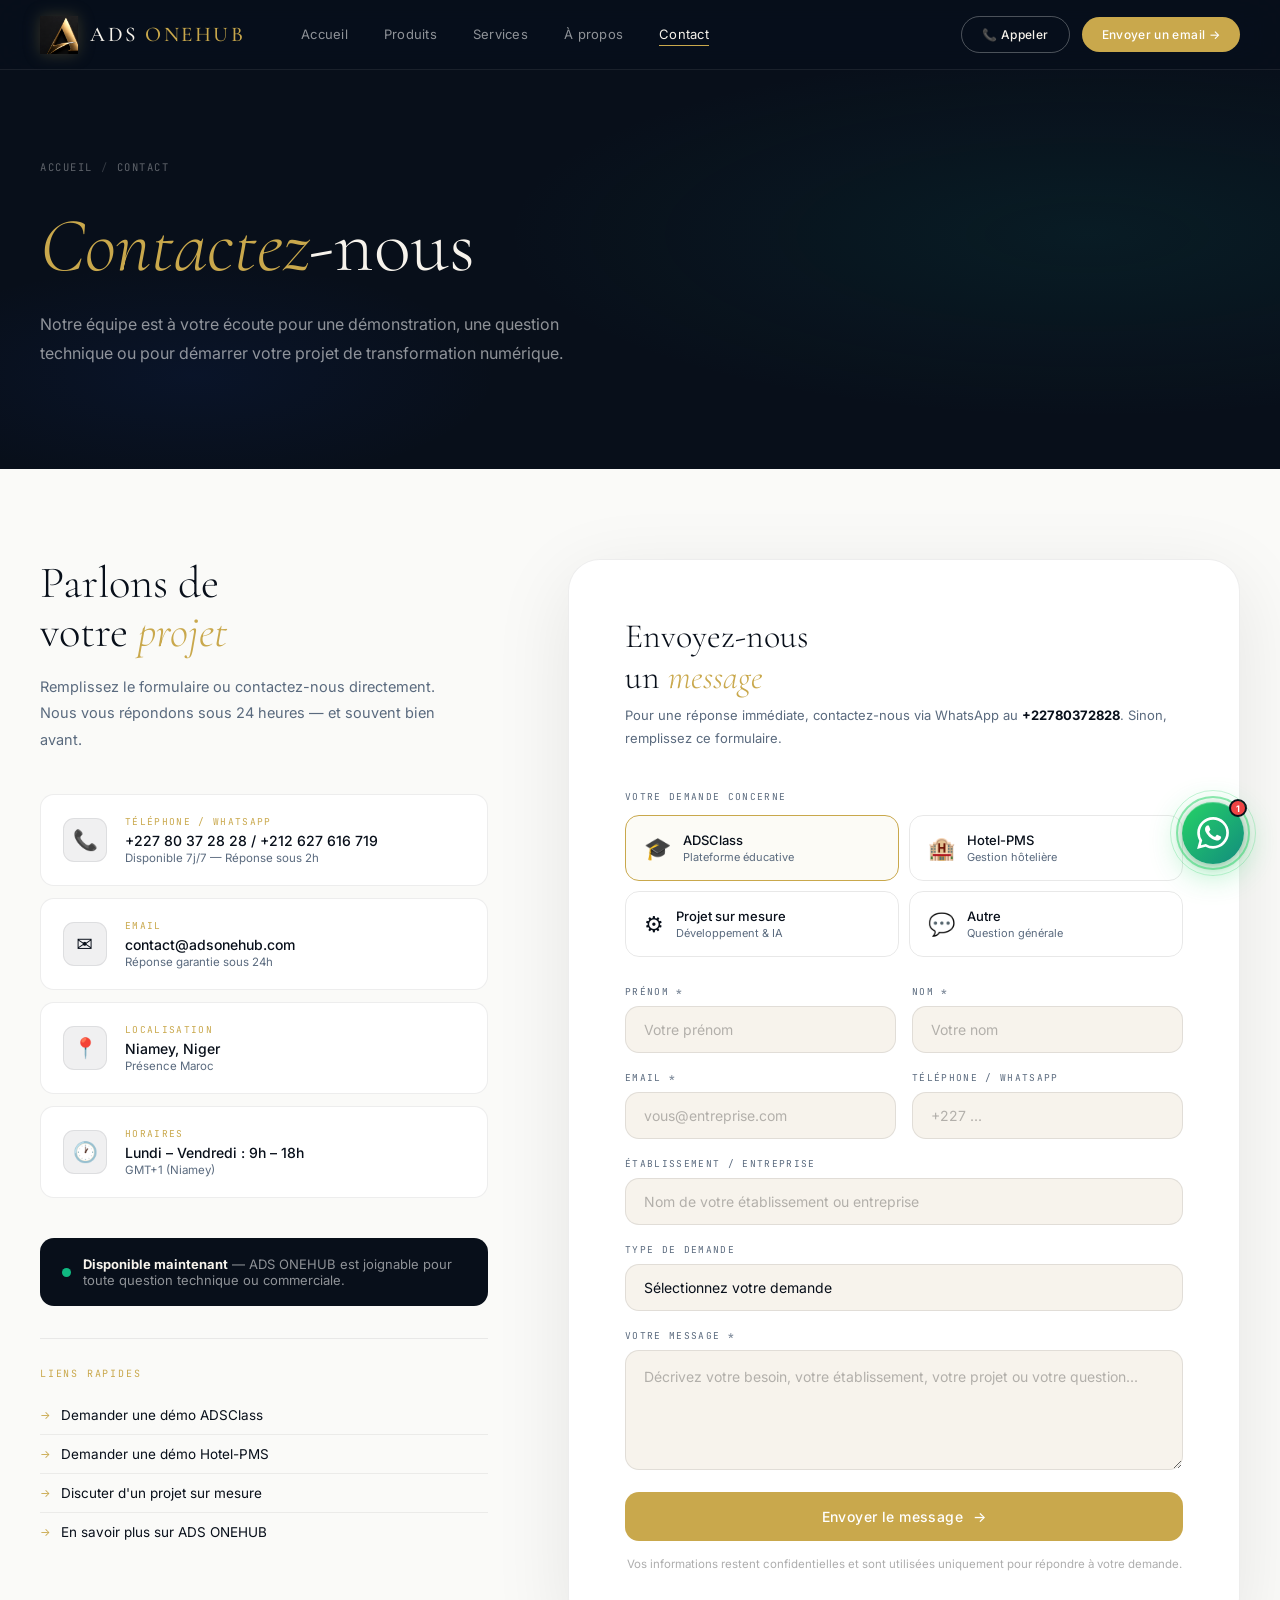
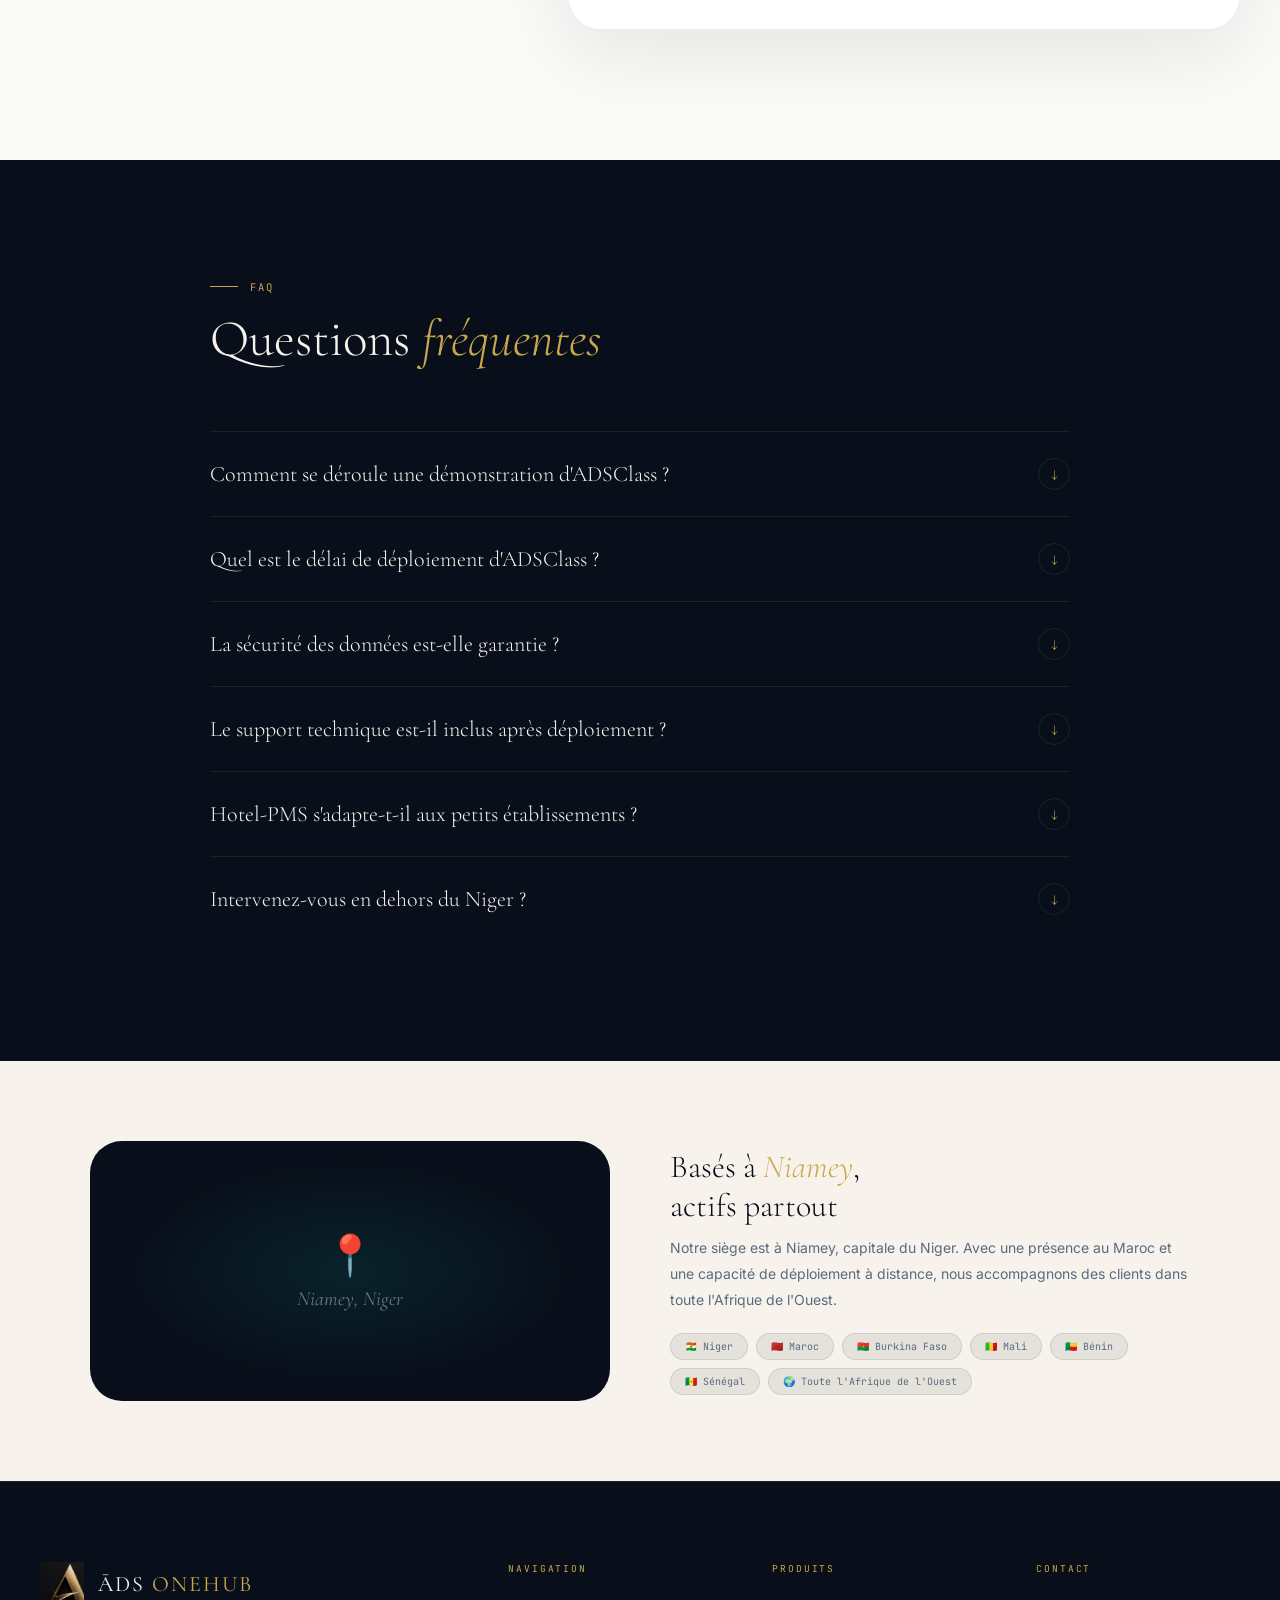
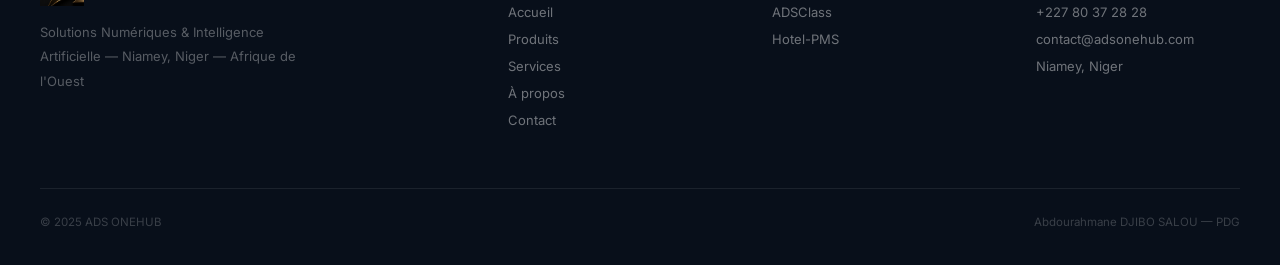
<file: contact.html>
<!DOCTYPE html>
<html lang="fr">
<head>
<meta charset="UTF-8">
<meta name="viewport" content="width=device-width, initial-scale=1.0">
<title>Contact — ADS ONEHUB | Niamey Niger &amp; Afrique de l'Ouest</title>
<!-- ══════════ SEO ULTRA-PREMIUM — ADS ONEHUB ══════════ -->
  <!-- Primary -->
  <meta name="description" content="Contactez ADS ONEHUB pour une démonstration d'ADSClass ou Hotel-PMS, un projet sur mesure ou toute question. +22780372828 — contact@adsonehub.com">
  <meta name="keywords" content="contacter ADS ONEHUB, démonstration ADSClass, devis Hotel PMS, projet IA Niger, développement logiciel sur mesure Afrique, contact Ads Onehub, ADSONEHUB Niger contact">
  <meta name="author" content="ADS ONEHUB — Abdourahmane DJIBO SALOU">
  <meta name="robots" content="index, follow, max-image-preview:large, max-snippet:-1, max-video-preview:-1">
  <meta name="googlebot" content="index, follow">
  <meta name="language" content="French">
  <meta name="revisit-after" content="7 days">
  <meta name="geo.region" content="NE">
  <meta name="geo.placename" content="Niamey, Niger">
  <link rel="canonical" href="https://adsonehub.com/contact.html">

  <!-- Open Graph / Facebook / WhatsApp / LinkedIn -->
  <meta property="og:type" content="website">
  <meta property="og:url" content="https://adsonehub.com/contact.html">
  <meta property="og:site_name" content="ADS ONEHUB">
  <meta property="og:title" content="Contact — ADS ONEHUB Niger">
  <meta property="og:description" content="Discutez de votre projet avec ADS ONEHUB. Démonstration gratuite, consultation et devis personnalisé pour ADSClass et Hotel-PMS.">
  <meta property="og:image" content="https://adsonehub.com/og-image.jpg">
  <meta property="og:image:width" content="1200">
  <meta property="og:image:height" content="630">
  <meta property="og:image:alt" content="ADS ONEHUB — Solutions Numériques &amp; Intelligence Artificielle">
  <meta property="og:locale" content="fr_FR">

  <!-- Twitter / X Card -->
  <meta name="twitter:card" content="summary_large_image">
  <meta name="twitter:title" content="Contactez ADS ONEHUB — Niamey, Niger">
  <meta name="twitter:description" content="Discutez de votre projet avec ADS ONEHUB. Démonstration gratuite, consultation et devis personnalisé pour ADSClass et Hotel-PMS.">
  <meta name="twitter:image" content="https://adsonehub.com/og-image.jpg">
  <meta name="twitter:image:alt" content="ADS ONEHUB Logo">

  <!-- Favicon -->
  <link rel="icon" type="image/x-icon" href="favicon.ico">
  <link rel="icon" type="image/png" sizes="32x32" href="favicon-32.png">
  <link rel="icon" type="image/png" sizes="16x16" href="favicon-16.png">
  <link rel="apple-touch-icon" sizes="180x180" href="apple-touch-icon.png">
  <link rel="icon" type="image/png" sizes="192x192" href="favicon-192.png">
  <link rel="icon" type="image/png" sizes="512x512" href="favicon-512.png">
  <link rel="manifest" href="manifest.json">
  <meta name="msapplication-config" content="browserconfig.xml">
  <meta name="theme-color" content="#080F1A">
  <meta name="msapplication-TileColor" content="#080F1A">
  <meta name="msapplication-TileImage" content="logo.png">

  <!-- Schema.org JSON-LD -->
  <script type="application/ld+json">
  {
    "@context": "https://schema.org",
    "@type": "Organization",
    "name": "ADS ONEHUB",
    "alternateName": ["AdsOnehub", "Ads Onehub", "ADSONEHUB", "ADS-ONEHUB"],
    "url": "https://adsonehub.com",
    "logo": "https://adsonehub.com/logo.png",
    "description": "ADS ONEHUB conçoit des plateformes numériques intelligentes pour l'Afrique de l'Ouest. Intelligence Artificielle, ERP Scolaire (ADSClass) et Gestion Hôtelière (Hotel-PMS).",
    "foundingLocation": {"@type": "Place", "name": "Niamey, Niger"},
    "areaServed": ["Niger", "Afrique de l'Ouest", "Maroc"],
    "contactPoint": {
      "@type": "ContactPoint",
      "telephone": "+22780372828",
      "email": "contact@adsonehub.com",
      "contactType": "customer service",
      "availableLanguage": ["French", "English", "Arabic"]
    },
    "founder": {
      "@type": "Person",
      "name": "Abdourahmane DJIBO SALOU",
      "jobTitle": "Promoteur & PDG",
      "knowsAbout": ["Intelligence Artificielle", "Développement Logiciel", "ERP", "SaaS"]
    },
    "sameAs": []
  }
  </script>
  <!-- ══════════════════════════════════════════════════ -->

<link href="https://fonts.googleapis.com/css2?family=Cormorant+Garamond:ital,wght@0,300;0,400;0,500;1,300;1,400;1,500&family=Inter:wght@300;400;500;600&family=JetBrains+Mono:wght@400;500&display=swap" rel="stylesheet">
<link rel="stylesheet" href="shared.css">

<style>
/* ── CONTACT LAYOUT ───────────────────────────────────────────────────── */
.contact-section { padding:90px 40px 130px; background:var(--offwhite); }
.contact-inner { max-width:1200px; margin:0 auto; display:grid; grid-template-columns:1fr 1.5fr; gap:80px; align-items:flex-start; }

/* ── LEFT PANEL ───────────────────────────────────────────────────────── */
.contact-left {}
.contact-left h2 { font-family:var(--serif); font-size:clamp(32px,3.5vw,48px); font-weight:300; color:var(--navy); line-height:1.1; margin-bottom:16px; }
.contact-left h2 em { font-style:italic; color:var(--gold); }
.contact-left p { font-size:14.5px; color:var(--slate); line-height:1.85; margin-bottom:40px; max-width:400px; }

.contact-info-cards { display:flex; flex-direction:column; gap:12px; margin-bottom:40px; }
.ci-card {
  display:flex; align-items:center; gap:18px;
  background:white; border:1px solid rgba(0,0,0,.07);
  border-radius:var(--r-md); padding:20px 22px;
  transition:box-shadow .22s, border-color .22s;
  text-decoration:none;
}
.ci-card:hover { box-shadow:var(--shadow-md); border-color:rgba(201,168,76,.3); }
.ci-icon {
  width:44px; height:44px; border-radius:11px; flex-shrink:0;
  display:flex; align-items:center; justify-content:center; font-size:20px;
  background:rgba(8,15,26,.06); border:1px solid rgba(8,15,26,.08);
}
.ci-label { font-family:var(--mono); font-size:9.5px; letter-spacing:.14em; color:var(--gold); text-transform:uppercase; margin-bottom:4px; }
.ci-value { font-size:14px; color:var(--navy); font-weight:500; }
.ci-sub   { font-size:11.5px; color:var(--slate); margin-top:2px; }

.avail-pill {
  display:flex; align-items:center; gap:12px;
  background:var(--navy); border-radius:var(--r-md); padding:18px 22px;
}
.avail-dot {
  width:9px; height:9px; border-radius:50%; background:#10b981; flex-shrink:0;
  animation:pulse-avail 2.2s ease-in-out infinite;
}
@keyframes pulse-avail {
  0%,100% { box-shadow:0 0 0 0 rgba(16,185,129,.45); }
  50%      { box-shadow:0 0 0 8px rgba(16,185,129,0); }
}
.avail-text { font-size:13px; color:var(--mist); }
.avail-text strong { color:var(--cream); }

.quick-links { margin-top:32px; border-top:1px solid rgba(0,0,0,.07); padding-top:28px; }
.ql-title { font-family:var(--mono); font-size:10px; letter-spacing:.18em; color:var(--gold); text-transform:uppercase; margin-bottom:16px; }
.ql-link {
  display:flex; align-items:center; gap:10px; font-size:13.5px; color:var(--navy);
  padding:11px 0; border-bottom:1px solid rgba(0,0,0,.06);
  text-decoration:none; transition:color .2s, gap .2s;
}
.ql-link:hover { color:var(--gold); gap:14px; }
.ql-arrow { font-size:11px; color:var(--gold); }

/* ── RIGHT PANEL — FORM ───────────────────────────────────────────────── */
.contact-form-wrap {
  background:white; border:1px solid rgba(0,0,0,.07);
  border-radius:var(--r-xl); padding:56px;
  box-shadow:0 20px 80px rgba(0,0,0,.09);
  position:sticky; top:90px;
}
.form-heading { font-family:var(--serif); font-size:34px; color:var(--navy); font-weight:300; margin-bottom:6px; }
.form-heading em { font-style:italic; color:var(--gold); }
.form-sub { font-size:13px; color:var(--slate); line-height:1.75; margin-bottom:40px; }

/* project type chips */
.project-chips { display:grid; grid-template-columns:1fr 1fr; gap:10px; margin-bottom:28px; }
.pchip {
  border:1.5px solid rgba(0,0,0,.09); border-radius:var(--r-md);
  padding:16px 18px; cursor:pointer; transition:border-color .2s, background .2s;
  display:flex; align-items:center; gap:12px;
}
.pchip:hover { border-color:rgba(201,168,76,.4); background:rgba(201,168,76,.03); }
.pchip.selected { border-color:var(--gold); background:rgba(201,168,76,.05); }
.pchip input { display:none; }
.pchip-icon { font-size:22px; flex-shrink:0; }
.pchip-name { font-size:13px; font-weight:500; color:var(--navy); }
.pchip-sub  { font-size:11px; color:var(--slate); margin-top:2px; }

/* form fields */
.form-row { display:grid; grid-template-columns:1fr 1fr; gap:16px; }
.form-group { margin-bottom:18px; }
.form-label {
  display:block; font-family:var(--mono); font-size:9.5px; letter-spacing:.14em;
  color:var(--slate); text-transform:uppercase; margin-bottom:8px;
}
.form-input, .form-textarea, .form-select {
  width:100%; padding:14px 18px;
  border:1.5px solid rgba(0,0,0,.09); border-radius:var(--r-md);
  font-family:var(--sans); font-size:14px; color:var(--navy);
  background:var(--cream); outline:none;
  transition:border-color .22s, box-shadow .22s, background .22s;
  -webkit-appearance:none;
}
.form-input:focus, .form-textarea:focus, .form-select:focus {
  border-color:var(--gold); background:white;
  box-shadow:0 0 0 3px rgba(201,168,76,.1);
}
.form-input::placeholder, .form-textarea::placeholder { color:rgba(0,0,0,.28); }
.form-textarea { min-height:120px; resize:vertical; line-height:1.7; }

.form-submit {
  width:100%; padding:16px; background:var(--gold); color:white;
  border:none; border-radius:var(--r-md); font-family:var(--sans);
  font-size:14px; font-weight:500; letter-spacing:.03em; cursor:pointer;
  display:flex; align-items:center; justify-content:center; gap:10px;
  transition:background .22s, transform .15s, box-shadow .22s; margin-top:6px;
}
.form-submit:hover { background:#a88438; transform:translateY(-1px); box-shadow:0 10px 32px rgba(201,168,76,.35); }
.form-note { font-size:11.5px; color:rgba(0,0,0,.32); text-align:center; margin-top:14px; line-height:1.6; }

/* success */
.form-success { display:none; text-align:center; padding:48px 24px; }
.fs-icon { font-size:60px; margin-bottom:20px; }
.fs-title { font-family:var(--serif); font-size:32px; color:var(--navy); margin-bottom:12px; }
.fs-desc { font-size:14px; color:var(--slate); line-height:1.75; margin-bottom:28px; }

/* ── FAQ ──────────────────────────────────────────────────────────────── */
.faq-section { padding:120px 40px; background:var(--navy); }
.faq-inner { max-width:860px; margin:0 auto; }
.faq-list { margin-top:64px; }
.faq-item { border-bottom:1px solid var(--border); }
.faq-item:first-child { border-top:1px solid var(--border); }
.faq-btn {
  width:100%; text-align:left; background:none; border:none; padding:26px 0;
  display:flex; align-items:center; justify-content:space-between; gap:24px;
  cursor:pointer; font-family:var(--serif); font-size:22px; color:var(--cream); font-weight:300;
  transition:color .22s;
}
.faq-btn:hover { color:var(--gold); }
.faq-chevron {
  width:32px; height:32px; border-radius:50%; border:1px solid var(--border);
  display:flex; align-items:center; justify-content:center;
  font-size:16px; color:var(--gold); transition:transform .32s, border-color .22s; flex-shrink:0;
}
.faq-btn:hover .faq-chevron { border-color:rgba(201,168,76,.4); }
.faq-body { max-height:0; overflow:hidden; transition:max-height .36s ease, padding .3s; }
.faq-body.open { max-height:280px; padding-bottom:26px; }
.faq-body p { font-size:14px; color:rgba(255,255,255,.44); line-height:1.88; }

/* ── OFFICE STRIP ──────────────────────────────────────────────────────── */
.office-section { padding:80px 40px; background:var(--cream); }
.office-inner { max-width:1100px; margin:0 auto; display:grid; grid-template-columns:1fr 1fr; gap:60px; align-items:center; }
.office-map {
  background:var(--navy); border-radius:var(--r-xl); height:260px;
  position:relative; overflow:hidden; display:flex; align-items:center; justify-content:center;
}
.office-map::before {
  content:''; position:absolute; inset:0;
  background:radial-gradient(ellipse 60% 60% at 50% 50%, rgba(14,123,114,.18) 0%, transparent 70%);
}
.office-pin { font-size:40px; position:relative; z-index:1; }
.office-label { font-family:var(--serif); font-size:20px; color:rgba(255,255,255,.4); font-style:italic; margin-top:8px; position:relative; z-index:1; }
.office-info h3 { font-family:var(--serif); font-size:32px; color:var(--navy); font-weight:300; margin-bottom:10px; }
.office-info h3 em { font-style:italic; color:var(--gold); }
.office-info p { font-size:14px; color:var(--slate); line-height:1.85; margin-bottom:20px; }
.office-zone-list { display:flex; flex-wrap:wrap; gap:8px; }
.oz-chip { font-family:var(--mono); font-size:10px; padding:6px 14px; border-radius:100px; background:rgba(8,15,26,.07); border:1px solid rgba(8,15,26,.1); color:var(--slate); }

@media(max-width:1080px){
  .contact-inner { grid-template-columns:1fr; gap:56px; }
  .contact-form-wrap { position:static; }
  .office-inner { grid-template-columns:1fr; }
}
@media(max-width:640px){
  .project-chips { grid-template-columns:1fr; }
  .form-row { grid-template-columns:1fr; }
  .contact-form-wrap { padding:36px 28px; }
}

/* ── LOGO STYLES ─────────────────────────────────────────────────── */
.nav-logo-img {
  display: flex; align-items: center; gap: 12px;
  text-decoration: none; margin-right: 56px; flex-shrink: 0;
}
.nav-logo-img-el {
  height: 38px; width: auto;
  filter: brightness(1.1) drop-shadow(0 0 8px rgba(201,168,76,.25));
  transition: filter .25s, transform .25s;
}
.nav-logo-img:hover .nav-logo-img-el {
  filter: brightness(1.2) drop-shadow(0 0 14px rgba(201,168,76,.5));
  transform: scale(1.04);
}
.nav-logo-text {
  font-family: var(--serif); font-size: 21px; font-weight: 500;
  color: var(--cream); letter-spacing: 2.5px;
}
.nav-logo-text em { font-style: normal; color: var(--gold); }

.footer-brand-logo {
  display: flex; align-items: center; gap: 14px;
}
.footer-logo-img {
  height: 44px; width: auto;
  filter: brightness(.9) saturate(.85);
  transition: filter .25s;
}
.footer-brand-logo:hover .footer-logo-img {
  filter: brightness(1.05) saturate(1);
}
.footer-brand-logo span {
  font-family: var(--serif); font-size: 22px; color: var(--cream); letter-spacing: 2px;
}
.footer-brand-logo span em { font-style: normal; color: var(--gold); }


/* ══ WHATSAPP FLOATING BUTTON — ULTRA PREMIUM ══════════════════════ */
.wa-float {
  position: fixed;
  bottom: 36px;
  right: 36px;
  z-index: 9999;
  display: flex;
  flex-direction: column;
  align-items: flex-end;
  gap: 12px;
}

/* Main button */
.wa-btn {
  width: 62px; height: 62px; border-radius: 50%;
  background: linear-gradient(135deg, #25D366 0%, #128C7E 100%);
  display: flex; align-items: center; justify-content: center;
  cursor: pointer; text-decoration: none;
  box-shadow:
    0 8px 32px rgba(37,211,102,.45),
    0 2px 8px rgba(0,0,0,.25),
    inset 0 1px 0 rgba(255,255,255,.25);
  transition: transform .3s cubic-bezier(.34,1.56,.64,1), box-shadow .3s;
  position: relative;
}
.wa-btn:hover {
  transform: scale(1.1) translateY(-3px);
  box-shadow:
    0 16px 48px rgba(37,211,102,.55),
    0 4px 16px rgba(0,0,0,.3),
    inset 0 1px 0 rgba(255,255,255,.3);
}
.wa-btn:active { transform: scale(.97); }

/* WhatsApp SVG icon */
.wa-icon {
  width: 32px; height: 32px; fill: #fff;
}

/* Pulse ring animation */
.wa-btn::before {
  content: '';
  position: absolute; inset: -6px; border-radius: 50%;
  border: 2px solid rgba(37,211,102,.5);
  animation: wa-pulse 2.4s ease-out infinite;
}
.wa-btn::after {
  content: '';
  position: absolute; inset: -12px; border-radius: 50%;
  border: 1.5px solid rgba(37,211,102,.25);
  animation: wa-pulse 2.4s .4s ease-out infinite;
}
@keyframes wa-pulse {
  0%   { transform: scale(.88); opacity: .9; }
  70%  { transform: scale(1.18); opacity: 0; }
  100% { transform: scale(1.18); opacity: 0; }
}

/* Tooltip bubble */
.wa-tooltip {
  background: rgba(8,15,26,.94);
  border: 1px solid rgba(255,255,255,.1);
  border-radius: 14px;
  padding: 14px 20px;
  backdrop-filter: blur(20px);
  box-shadow: 0 12px 40px rgba(0,0,0,.4), inset 0 1px 0 rgba(255,255,255,.07);
  transform: translateX(10px);
  opacity: 0; pointer-events: none;
  transition: opacity .28s, transform .28s;
  white-space: nowrap;
  min-width: 200px;
}
@media (hover: hover) and (pointer: fine) {
  .wa-float:hover .wa-tooltip { opacity: 1; transform: translateX(0); pointer-events: auto; }
}
.wa-float.open .wa-tooltip {
  opacity: 1; transform: translateX(0); pointer-events: auto;
}
.wa-tooltip-label {
  font-family: 'JetBrains Mono', monospace;
  font-size: 9.5px; letter-spacing: .16em;
  color: rgba(255,255,255,.35); text-transform: uppercase; margin-bottom: 6px;
}
.wa-tooltip-name {
  font-size: 14px; font-weight: 600; color: #fff; margin-bottom: 2px;
}
.wa-tooltip-status {
  display: flex; align-items: center; gap: 6px;
  font-size: 12px; color: rgba(255,255,255,.45);
}
.wa-tooltip-dot {
  width: 7px; height: 7px; border-radius: 50%; background: #25D366;
  animation: wa-pulse 2s infinite;
}
.wa-tooltip-msg {
  font-size: 12.5px; color: rgba(255,255,255,.55);
  margin-top: 10px; padding-top: 10px;
  border-top: 1px solid rgba(255,255,255,.08);
  line-height: 1.5;
}
.wa-tooltip-cta {
  display: inline-flex; align-items: center; gap: 8px;
  margin-top: 12px; width: 100%; justify-content: center;
  background: linear-gradient(135deg, #25D366, #128C7E);
  color: #fff; font-size: 12.5px; font-weight: 500;
  padding: 10px 16px; border-radius: 100px; text-decoration: none;
  transition: opacity .2s, transform .2s;
  box-shadow: 0 4px 16px rgba(37,211,102,.35);
}
.wa-tooltip-cta:hover { opacity: .9; transform: translateY(-1px); }

/* Badge notification */
.wa-badge {
  position: absolute; top: -3px; right: -3px;
  width: 18px; height: 18px; border-radius: 50%;
  background: #ef4444; border: 2px solid #080F1A;
  display: flex; align-items: center; justify-content: center;
  font-size: 9px; font-weight: 700; color: #fff;
  animation: wa-badge-in .4s .8s cubic-bezier(.34,1.56,.64,1) both;
}
@keyframes wa-badge-in {
  from { transform: scale(0); opacity: 0; }
  to   { transform: scale(1); opacity: 1; }
}

/* Entry animation */
.wa-float {
  animation: wa-enter .6s 1.5s cubic-bezier(.34,1.56,.64,1) both;
}
@keyframes wa-enter {
  from { transform: translateY(20px) scale(.8); opacity: 0; }
  to   { transform: translateY(0) scale(1); opacity: 1; }
}

@media(max-width:768px){
  .wa-float { bottom: 24px; right: 20px; }
  .wa-btn { width: 56px; height: 56px; }
  .wa-icon { width: 28px; height: 28px; }
  .wa-tooltip { min-width: 180px; }
}
</style>
</head>

<body>

<nav class="nav">
  <div class="nav-wrap">
    <a href="index.html" class="nav-logo nav-logo-img">
      <img src="logo.png" alt="ADS ONEHUB — Intelligence Artificielle &amp; Solutions Numériques" class="nav-logo-img-el">
      <span class="nav-logo-text">ADS <em>ONEHUB</em></span>
    </a>

    <div class="nav-links">
      <a href="index.html">Accueil</a>
      <a href="produits.html">Produits</a>
      <a href="services.html">Services</a>
      <a href="apropos.html">À propos</a>
      <a href="contact.html" class="active">Contact</a>
    </div>

    <div class="nav-right">
      <a href="tel:+212627616719" class="btn btn-outline-light btn-sm">📞 Appeler</a>
      <a href="mailto:contact@adsonehub.com" class="btn btn-gold btn-sm">Envoyer un email →</a>
    </div>

    <button class="nav-burger" onclick="toggleMenu()">☰</button>
  </div>

  <div class="nav-mobile" id="navMobile">
    <a href="index.html">Accueil</a>
    <a href="produits.html">Produits</a>
    <a href="services.html">Services</a>
    <a href="apropos.html">À propos</a>
    <a href="contact.html">Contact</a>
  </div>
</nav>

<section class="page-hero">
  <div class="page-hero-bg"></div>
  <div class="page-hero-inner">
    <div class="breadcrumb">
      <a href="index.html">Accueil</a>
      <span>/</span>
      Contact
    </div>

    <h1><em>Contactez</em>-nous</h1>

    <p>
      Notre équipe est à votre écoute pour une démonstration, une question technique
      ou pour démarrer votre projet de transformation numérique.
    </p>
  </div>
</section>

<!-- CONTACT LAYOUT -->
<section class="contact-section">
  <div class="contact-inner">

    <!-- LEFT -->
    <div class="contact-left">

      <h2>Parlons de<br>votre <em>projet</em></h2>

      <p>
        Remplissez le formulaire ou contactez-nous directement.
        Nous vous répondons sous 24 heures — et souvent bien avant.
      </p>

      <div class="contact-info-cards">

        <a href="tel:+212627616719" class="ci-card">
          <div class="ci-icon">📞</div>
          <div>
            <div class="ci-label">Téléphone / WhatsApp</div>
            <div class="ci-value">+227 80 37 28 28 / +212 627 616 719</div>
            <div class="ci-sub">Disponible 7j/7 — Réponse sous 2h</div>
          </div>
        </a>

        <a href="mailto:contact@adsonehub.com" class="ci-card">
          <div class="ci-icon">✉️</div>
          <div>
            <div class="ci-label">Email</div>
            <div class="ci-value">contact@adsonehub.com</div>
            <div class="ci-sub">Réponse garantie sous 24h</div>
          </div>
        </a>

        <div class="ci-card" data-reveal style="cursor:default">
          <div class="ci-icon">📍</div>
          <div>
            <div class="ci-label">Localisation</div>
            <div class="ci-value">Niamey, Niger</div>
            <div class="ci-sub">Présence Maroc</div>
          </div>
        </div>

        <div class="ci-card" data-reveal style="cursor:default">
          <div class="ci-icon">🕐</div>
          <div>
            <div class="ci-label">Horaires</div>
            <div class="ci-value">Lundi – Vendredi : 9h – 18h</div>
            <div class="ci-sub">GMT+1 (Niamey)</div>
          </div>
        </div>

      </div>

      <div class="avail-pill">
        <div class="avail-dot"></div>
        <div class="avail-text">
          <strong>Disponible maintenant</strong> —
          ADS ONEHUB est joignable pour toute question technique ou commerciale.
        </div>
      </div>

      <div class="quick-links">
        <div class="ql-title">Liens rapides</div>

        <a href="produits.html" class="ql-link">
          <span class="ql-arrow">→</span>
          Demander une démo ADSClass
        </a>

        <a href="produits.html" class="ql-link">
          <span class="ql-arrow">→</span>
          Demander une démo Hotel-PMS
        </a>

        <a href="services.html" class="ql-link">
          <span class="ql-arrow">→</span>
          Discuter d'un projet sur mesure
        </a>

        <a href="apropos.html" class="ql-link" style="border:none">
          <span class="ql-arrow">→</span>
          En savoir plus sur ADS ONEHUB
        </a>
      </div>

    </div>

    <!-- RIGHT — FORM -->
    <div class="contact-form-wrap">

      <!-- FORM VIEW -->
      <div id="formView">

        <div class="form-heading">
          Envoyez-nous<br>un <em>message</em>
        </div>

        <p class="form-sub">
          Pour une réponse immédiate, contactez-nous via WhatsApp au
          <strong style="color:var(--navy)">+22780372828</strong>.
          Sinon, remplissez ce formulaire.
        </p>

        <form id="contactForm">

          <!-- Web3Forms -->
          <input type="hidden" name="access_key" value="882ee714-1ae0-49e6-b98a-2fcf5d47a9af">

          <input type="hidden" name="subject" value="Nouveau message — ADS ONEHUB">

          <input type="hidden" name="from_name" value="ADS ONEHUB — Formulaire de contact">

          <!-- Projet sélectionné -->
          <input type="hidden" name="project" id="projectField" value="ADSClass">

          <!-- Project type -->
          <div class="form-label" style="margin-bottom:12px">
            Votre demande concerne
          </div>

          <div class="project-chips" id="projectChips">

            <label class="pchip selected">
              <input
                type="radio"
                name="project_choice"
                value="adsclass"
                checked
              >

              <span class="pchip-icon">🎓</span>

              <div>
                <div class="pchip-name">ADSClass</div>
                <div class="pchip-sub">Plateforme éducative</div>
              </div>
            </label>

            <label class="pchip">
              <input
                type="radio"
                name="project_choice"
                value="hotel"
              >

              <span class="pchip-icon">🏨</span>

              <div>
                <div class="pchip-name">Hotel-PMS</div>
                <div class="pchip-sub">Gestion hôtelière</div>
              </div>
            </label>

            <label class="pchip">
              <input
                type="radio"
                name="project_choice"
                value="custom"
              >

              <span class="pchip-icon">⚙️</span>

              <div>
                <div class="pchip-name">Projet sur mesure</div>
                <div class="pchip-sub">Développement &amp; IA</div>
              </div>
            </label>

            <label class="pchip">
              <input
                type="radio"
                name="project_choice"
                value="other"
              >

              <span class="pchip-icon">💬</span>

              <div>
                <div class="pchip-name">Autre</div>
                <div class="pchip-sub">Question générale</div>
              </div>
            </label>

          </div>

          <!-- Nom / Prénom -->
          <div class="form-row">

            <div class="form-group">
              <label class="form-label" for="firstName">
                Prénom *
              </label>

              <input
                class="form-input"
                type="text"
                id="firstName"
                name="first_name"
                placeholder="Votre prénom"
                autocomplete="given-name"
                required
              >
            </div>

            <div class="form-group">
              <label class="form-label" for="lastName">
                Nom *
              </label>

              <input
                class="form-input"
                type="text"
                id="lastName"
                name="last_name"
                placeholder="Votre nom"
                autocomplete="family-name"
                required
              >
            </div>

          </div>

          <!-- Email / Téléphone -->
          <div class="form-row">

            <div class="form-group">
              <label class="form-label" for="email">
                Email *
              </label>

              <input
                class="form-input"
                type="email"
                id="email"
                name="email"
                placeholder="vous@entreprise.com"
                autocomplete="email"
                required
              >
            </div>

            <div class="form-group">
              <label class="form-label" for="phone">
                Téléphone / WhatsApp
              </label>

              <input
                class="form-input"
                type="tel"
                id="phone"
                name="phone"
                placeholder="+227 ..."
                autocomplete="tel"
              >
            </div>

          </div>

          <!-- Organisation -->
          <div class="form-group">

            <label class="form-label" for="company">
              Établissement / Entreprise
            </label>

            <input
              class="form-input"
              type="text"
              id="company"
              name="company"
              placeholder="Nom de votre établissement ou entreprise"
              autocomplete="organization"
            >

          </div>

          <!-- Type de demande -->
          <div class="form-group">

            <label class="form-label" for="requestType">
              Type de demande
            </label>

            <select
              class="form-select"
              id="requestType"
              name="request_type"
            >

              <option value="">
                Sélectionnez votre demande
              </option>

              <option value="Demande de démonstration">
                Demande de démonstration
              </option>

              <option value="Demande de devis">
                Demande de devis
              </option>

              <option value="Projet sur mesure">
                Projet sur mesure
              </option>

              <option value="Support / Assistance">
                Support / Assistance
              </option>

              <option value="Partenariat">
                Partenariat
              </option>

              <option value="Autre">
                Autre
              </option>

            </select>

          </div>

          <!-- Message -->
          <div class="form-group">

            <label class="form-label" for="message">
              Votre message *
            </label>

            <textarea
              class="form-textarea"
              id="message"
              name="message"
              placeholder="Décrivez votre besoin, votre établissement, votre projet ou votre question..."
              required
            ></textarea>

          </div>

          <!-- Erreur -->
          <div
            id="formError"
            style="
              display:none;
              margin-bottom:18px;
              padding:14px 16px;
              border-radius:var(--r-md);
              background:rgba(239,68,68,.08);
              border:1px solid rgba(239,68,68,.18);
              color:#b91c1c;
              font-size:13px;
              line-height:1.6;
            "
          ></div>

          <!-- Submit -->
          <button
            type="submit"
            class="form-submit"
            id="contactSubmit"
          >
            <span id="submitText">
              Envoyer le message
            </span>

            <span id="submitArrow">
              →
            </span>
          </button>

          <div class="form-note">
            Vos informations restent confidentielles et sont utilisées
            uniquement pour répondre à votre demande.
          </div>

        </form>

      </div>

      <div class="form-success" id="formSuccess">

        <div class="fs-title">
          Message envoyé !
        </div>

        <p class="fs-desc">
          Merci pour votre message.
          <strong style="color:var(--navy)">
            ADS ONEHUB
          </strong>
          vous répondra dans les 24 heures.
          <br><br>

          Pour une réponse immédiate :
          <br>

          <strong style="color:var(--navy)">
            WhatsApp : +227 80 37 28 28
          </strong>
        </p>

        <a href="index.html" class="btn btn-gold">
          ← Retour à l'accueil
        </a>

      </div>

    </div>

  </div>
</section>

<!-- FAQ -->
<section class="faq-section">
  <div class="faq-inner">

    <div style="font-family:var(--mono);font-size:10.5px;letter-spacing:.2em;color:var(--gold);text-transform:uppercase;margin-bottom:18px;display:flex;align-items:center;gap:12px">
      <span style="width:28px;height:1px;background:var(--gold);display:inline-block"></span>
      FAQ
    </div>

    <h2 style="font-family:var(--serif);font-size:clamp(36px,4vw,56px);font-weight:300;color:var(--cream);line-height:1.07">
      Questions <em style="font-style:italic;color:var(--gold)">fréquentes</em>
    </h2>

    <div class="faq-list">

      <div class="faq-item" data-reveal>
        <button class="faq-btn" onclick="toggleFaq(this)">
          Comment se déroule une démonstration d'ADSClass ?
          <div class="faq-chevron">↓</div>
        </button>

        <div class="faq-body">
          <p>
            Après votre demande, nous organisons un appel visio de 45 minutes durant lequel nous vous présentons en direct toutes les fonctionnalités d'ADSClass : gestion académique, module IA RAG, finances et tableaux de bord. Nous pouvons ensuite configurer un accès démo personnalisé pour votre établissement pendant 30 jours.
          </p>
        </div>
      </div>

      <div class="faq-item" data-reveal>
        <button class="faq-btn" onclick="toggleFaq(this)">
          Quel est le délai de déploiement d'ADSClass ?
          <div class="faq-chevron">↓</div>
        </button>

        <div class="faq-body">
          <p>
            Le déploiement complet d'ADSClass prend en moyenne 10 à 15 jours ouvrables : installation et configuration (J+1 à J+5), importation de vos données existantes (J+5 à J+10), formation du personnel et tests (J+10 à J+15), mise en production finale (J+15). Un support intensif est assuré les 30 premiers jours.
          </p>
        </div>
      </div>

      <div class="faq-item" data-reveal>
        <button class="faq-btn" onclick="toggleFaq(this)">
          La sécurité des données est-elle garantie ?
          <div class="faq-chevron">↓</div>
        </button>

        <div class="faq-body">
          <p>
            Absolument. Vos données sont hébergées sur infrastructure cloud sécurisée avec chiffrement SSL/TLS 1.3, sauvegardes automatiques quotidiennes, et isolation totale par établissement. Nous suivons les recommandations OWASP Top 10 et assurons une disponibilité de 99,5 % avec monitoring continu 24/7.
          </p>
        </div>
      </div>

      <div class="faq-item" data-reveal>
        <button class="faq-btn" onclick="toggleFaq(this)">
          Le support technique est-il inclus après déploiement ?
          <div class="faq-chevron">↓</div>
        </button>

        <div class="faq-body">
          <p>
            Oui — le support technique est inclus dans l'abonnement. Nous intervenons via WhatsApp et email avec un délai de réponse garanti sous 24h. Les mises à jour régulières sont déployées automatiquement sans interruption de service, et nous assurons un accompagnement continu dans l'évolution de votre solution.
          </p>
        </div>
      </div>

      <div class="faq-item" data-reveal>
        <button class="faq-btn" onclick="toggleFaq(this)">
          Hotel-PMS s'adapte-t-il aux petits établissements ?
          <div class="faq-chevron">↓</div>
        </button>

        <div class="faq-body">
          <p>
            Hotel-PMS est conçu pour s'adapter à tout type d'établissement — de la maison d'hôtes à la chaîne hôtelière multi-sites. Le système est entièrement paramétrable selon votre configuration spécifique : nombre de chambres, types de tarification, services additionnels. Chaque déploiement est précédé d'une réunion de cadrage.
          </p>
        </div>
      </div>

      <div class="faq-item" data-reveal style="border-bottom:none">
        <button class="faq-btn" onclick="toggleFaq(this)">
          Intervenez-vous en dehors du Niger ?
          <div class="faq-chevron">↓</div>
        </button>

        <div class="faq-body">
          <p>
            Oui. ADS ONEHUB opère depuis Niamey avec une présence au Maroc, et cible l'ensemble de l'Afrique de l'Ouest : Burkina Faso, Mali, Bénin, Sénégal, Côte d'Ivoire. Tous nos déploiements peuvent être réalisés entièrement à distance, avec des déplacements sur site pour les projets d'envergure.
          </p>
        </div>
      </div>

    </div>
  </div>
</section>

<!-- OFFICE -->
<section class="office-section">
  <div class="office-inner">

    <div class="office-map">
      <div style="text-align:center;position:relative;z-index:1">
        <div class="office-pin">📍</div>
        <div class="office-label">Niamey, Niger</div>
      </div>
    </div>

    <div class="office-info">
      <h3>Basés à <em>Niamey</em>,<br>actifs partout</h3>

      <p>
        Notre siège est à Niamey, capitale du Niger. Avec une présence au Maroc et une capacité de déploiement à distance, nous accompagnons des clients dans toute l'Afrique de l'Ouest.
      </p>

      <div class="office-zone-list">
        <span class="oz-chip">🇳🇪 Niger</span>
        <span class="oz-chip">🇲🇦 Maroc</span>
        <span class="oz-chip">🇧🇫 Burkina Faso</span>
        <span class="oz-chip">🇲🇱 Mali</span>
        <span class="oz-chip">🇧🇯 Bénin</span>
        <span class="oz-chip">🇸🇳 Sénégal</span>
        <span class="oz-chip">🌍 Toute l'Afrique de l'Ouest</span>
      </div>
    </div>

  </div>
</section>

<footer class="footer">

  <div class="footer-grid">

    <div class="footer-brand">
      <div class="footer-brand-name footer-brand-logo">
        <img src="logo.png" alt="ADS ONEHUB" class="footer-logo-img">
        <span>ĀDS <em>ONEHUB</em></span>
      </div>

      <p>
        Solutions Numériques &amp; Intelligence Artificielle —
        Niamey, Niger — Afrique de l'Ouest
      </p>
    </div>

    <div class="footer-col">
      <div class="footer-col-title">Navigation</div>
      <a href="index.html">Accueil</a>
      <a href="produits.html">Produits</a>
      <a href="services.html">Services</a>
      <a href="apropos.html">À propos</a>
      <a href="contact.html">Contact</a>
    </div>

    <div class="footer-col">
      <div class="footer-col-title">Produits</div>
      <a href="produits.html">ADSClass</a>
      <a href="produits.html">Hotel-PMS</a>
    </div>

    <div class="footer-col">
      <div class="footer-col-title">Contact</div>
      <a href="tel:+227 80 37 28 28">+227 80 37 28 28</a>
      <a href="mailto:contact@adsonehub.com">contact@adsonehub.com</a>
      <a>Niamey, Niger</a>
    </div>

  </div>

  <div class="footer-bottom">
    <span>© 2025 ADS ONEHUB</span>
    <span>Abdourahmane DJIBO SALOU — PDG</span>
  </div>

</footer>


<!-- ═══════════════════════════════════════════════════════════════════
     WHATSAPP FLOATING BUTTON
     CORRECTION : le HTML du bouton est présent ici
     ═══════════════════════════════════════════════════════════════════ -->

<!-- ══ WHATSAPP FLOATING — ULTRA PREMIUM ══════════════════ -->
<div class="wa-float" id="waFloat">

  <!-- Tooltip popup -->
  <div class="wa-tooltip">
    <div class="wa-tooltip-label">Contact direct</div>

    <div class="wa-tooltip-name">
      ADS ONEHUB
    </div>

    <div class="wa-tooltip-status">
      <div class="wa-tooltip-dot"></div>
      Disponible maintenant
    </div>

    <div class="wa-tooltip-msg">
      👋 Bonjour ! Discutons de votre projet numérique.
    </div>

    <a
      href="https://wa.me/22780372828?text=Bonjour%20ADS%20ONEHUB%2C%20je%20souhaite%20discuter%20de%20votre%20solution%20et%20obtenir%20plus%20d%27informations."
      target="_blank"
      rel="noopener"
      class="wa-tooltip-cta"
    >
      <svg width="16" height="16" viewBox="0 0 24 24" fill="currentColor">
        <path d="M17.472 14.382c-.297-.149-1.758-.867-2.03-.967-.273-.099-.471-.148-.67.15-.197.297-.767.966-.94 1.164-.173.199-.347.223-.644.075-.297-.15-1.255-.463-2.39-1.475-.883-.788-1.48-1.761-1.653-2.059-.173-.297-.018-.458.13-.606.134-.133.298-.347.446-.52.149-.198.198-.298.298-.497.099-.198.05-.371-.025-.52-.075-.149-.669-1.612-.916-2.207-.242-.579-.487-.5-.669-.51-.173-.008-.371-.01-.57-.01-.198 0-.52.074-.792.372-.272.297-1.04 1.016-1.04 2.479 0 1.462 1.065 2.875 1.213 3.074.149.198 2.096 3.2 5.077 4.487.709.306 1.262.489 1.871.118.571-.085 1.758-.719 2.006-1.413.248-.694.248-1.289.173-1.413-.074-.124-.272-.198-.57-.347m-5.421 7.403h-.004a9.87 9.87 0 01-5.031-1.378l-.361-.214-3.741.982.998-3.648-.235-.374a9.86 9.86 0 01-1.51-5.26c.001-5.45 4.436-9.884 9.888-9.884 2.64 0 5.122 1.03 6.988 2.898a9.825 9.825 0 012.893 6.994c-.003 5.45-4.437 9.884-9.885 9.884m8.413-18.297A11.815 11.815 0 0012.05 0C5.495 0 .16 5.335.157 11.892c0 2.096.547 4.142 1.588 5.945L.057 24l6.305-1.654a11.882 11.882 0 005.683 1.448h.005c6.554 0 11.89-5.335 11.893-11.893a11.821 11.821 0 00-3.48-8.413Z"/>
      </svg>

      Démarrer la conversation
    </a>
  </div>

  <!-- Main button -->
  <a
    href="https://wa.me/22780372828?text=Bonjour%20ADS%20ONEHUB%2C%20je%20souhaite%20discuter%20de%20votre%20solution%20et%20obtenir%20plus%20d%27informations."
    target="_blank"
    rel="noopener"
    class="wa-btn"
    aria-label="Contacter ADS ONEHUB sur WhatsApp"
  >
    <div class="wa-badge">1</div>

    <svg class="wa-icon" viewBox="0 0 24 24">
      <path d="M17.472 14.382c-.297-.149-1.758-.867-2.03-.967-.273-.099-.471-.148-.67.15-.197.297-.767.966-.94 1.164-.173.199-.347.223-.644.075-.297-.15-1.255-.463-2.39-1.475-.883-.788-1.48-1.761-1.653-2.059-.173-.297-.018-.458.13-.606.134-.133.298-.347.446-.52.149-.198.198-.298.298-.497.099-.198.05-.371-.025-.52-.075-.149-.669-1.612-.916-2.207-.242-.579-.487-.5-.669-.51-.173-.008-.371-.01-.57-.01-.198 0-.52.074-.792.372-.272.297-1.04 1.016-1.04 2.479 0 1.462 1.065 2.875 1.213 3.074.149.198 2.096 3.2 5.077 4.487.709.306 1.262.489 1.694.625.712.227 1.36.195 1.871.118.571-.085 1.758-.719 2.006-1.413.248-.694.248-1.289.173-1.413-.074-.124-.272-.198-.57-.347m-5.421 7.403h-.004a9.87 9.87 0 01-5.031-1.378l-.361-.214-3.741.982.998-3.648-.235-.374a9.86 9.86 0 01-1.51-5.26c.001-5.45 4.436-9.884 9.888-9.884 2.64 0 5.122 1.03 6.988 2.898a9.825 9.825 0 012.893 6.994c-.003 5.45-4.437 9.884-9.885 9.884m8.413-18.297A11.815 11.815 0 0012.05 0C5.495 0 .16 5.335.157 11.892c0 2.096.547 4.142 1.588 5.945L.057 24l6.305-1.654a11.882 11.882 0 005.683 1.448h.005c6.554 0 11.89-5.335 11.893-11.893a11.821 11.821 0 00-3.48-8.413Z"/>
    </svg>
  </a>

</div>
<!-- ════════════════════════════════════════════════════════ -->


<script src="shared.js"></script>

<script>
/* ═══════════════════════════════════════════════════════
   ADS ONEHUB — FORMULAIRE DE CONTACT
   GitHub Pages + Web3Forms
   ═══════════════════════════════════════════════════════ */

(function () {

  const form = document.getElementById('contactForm');
  const submitButton = document.getElementById('contactSubmit');
  const submitText = document.getElementById('submitText');
  const submitArrow = document.getElementById('submitArrow');
  const formError = document.getElementById('formError');
  const projectField = document.getElementById('projectField');

  if (!form) return;

  /* ─────────────────────────────────────────────
     Gestion des boutons ADSClass / Hotel-PMS...
     ───────────────────────────────────────────── */

  document.querySelectorAll('.pchip').forEach(chip => {

    chip.addEventListener('click', function () {

      document.querySelectorAll('.pchip')
        .forEach(c => c.classList.remove('selected'));

      this.classList.add('selected');

      const radio = this.querySelector('input[type="radio"]');

      if (radio) {
        radio.checked = true;

        const labels = {
          adsclass: 'ADSClass',
          hotel: 'Hotel-PMS',
          custom: 'Projet sur mesure',
          other: 'Autre'
        };

        projectField.value =
          labels[radio.value] || radio.value;
      }

    });

  });


  /* ─────────────────────────────────────────────
     Soumission du formulaire
     ───────────────────────────────────────────── */

  form.addEventListener('submit', async function (e) {

    e.preventDefault();

    formError.style.display = 'none';
    formError.textContent = '';

    /* Validation navigateur */
    if (!form.checkValidity()) {
      form.reportValidity();
      return;
    }

    /* État "envoi..." */
    submitButton.disabled = true;
    submitButton.style.opacity = '0.7';
    submitButton.style.cursor = 'wait';

    submitText.textContent = 'Envoi en cours…';
    submitArrow.textContent = '⏳';

    try {

      const formData = new FormData(form);

      const response = await fetch(
        'https://api.web3forms.com/submit',
        {
          method: 'POST',
          body: formData
        }
      );

      const result = await response.json();

      /* Succès */
      if (result.success) {

        document.getElementById('formView').style.display = 'none';

        const success =
          document.getElementById('formSuccess');

        success.style.display = 'block';

        success.scrollIntoView({
          behavior: 'smooth',
          block: 'center'
        });

        /* Nettoyage */
        form.reset();

        return;
      }

      /* Erreur retournée par Web3Forms */
      throw new Error(
        result.message ||
        'Le service de messagerie a refusé la demande.'
      );

    } catch (error) {

      console.error(
        'ADS ONEHUB — Erreur formulaire :',
        error
      );

      formError.innerHTML =
        '❌ <strong>Votre message n’a pas pu être envoyé.</strong><br>' +
        (error.message || 'Erreur inconnue.');

      formError.style.display = 'block';

      /* Restaurer le bouton */
      submitButton.disabled = false;
      submitButton.style.opacity = '1';
      submitButton.style.cursor = 'pointer';

      submitText.textContent = 'Envoyer le message';
      submitArrow.textContent = '→';
    }

  });

})();
</script>


<!-- ═══════════════════════════════════════════════════════
     WHATSAPP FLOAT — JAVASCRIPT
     CORRECTION : le code est maintenant correctement
     placé dans une balise <script>
     ═══════════════════════════════════════════════════════ -->

<script>
(function(){
  const btn = document.querySelector('.wa-btn');
  const float = document.getElementById('waFloat');

  if(!btn || !float) return;

  btn.addEventListener('click', function(e){
    if(window.innerWidth <= 768) {
      e.preventDefault();
      float.classList.toggle('open');
    }
  });

  document.addEventListener('click', function(e){
    if(!float.contains(e.target)) {
      float.classList.remove('open');
    }
  });

  const badge = float.querySelector('.wa-badge');

  float.addEventListener('mouseenter', function(){
    if(badge) {
      badge.style.transition = 'opacity .3s';
      badge.style.opacity = '0';
    }
  });
})();
</script>


<script>
function toggleFaq(button) {

  const body = button.nextElementSibling;
  const chevron = button.querySelector('.faq-chevron');

  // Fermer les autres questions
  document.querySelectorAll('.faq-body.open').forEach(function(otherBody) {

    if (otherBody !== body) {

      otherBody.classList.remove('open');

      const otherButton = otherBody.previousElementSibling;

      const otherChevron = otherButton
        ? otherButton.querySelector('.faq-chevron')
        : null;

      if (otherChevron) {
        otherChevron.style.transform = 'rotate(0deg)';
      }

    }

  });

  // Ouvrir / fermer la question sélectionnée
  const isOpen = body.classList.toggle('open');

  // Faire tourner la flèche
  if (chevron) {

    chevron.style.transform = isOpen
      ? 'rotate(180deg)'
      : 'rotate(0deg)';

  }

}
</script>

</body>
</html>
</file>
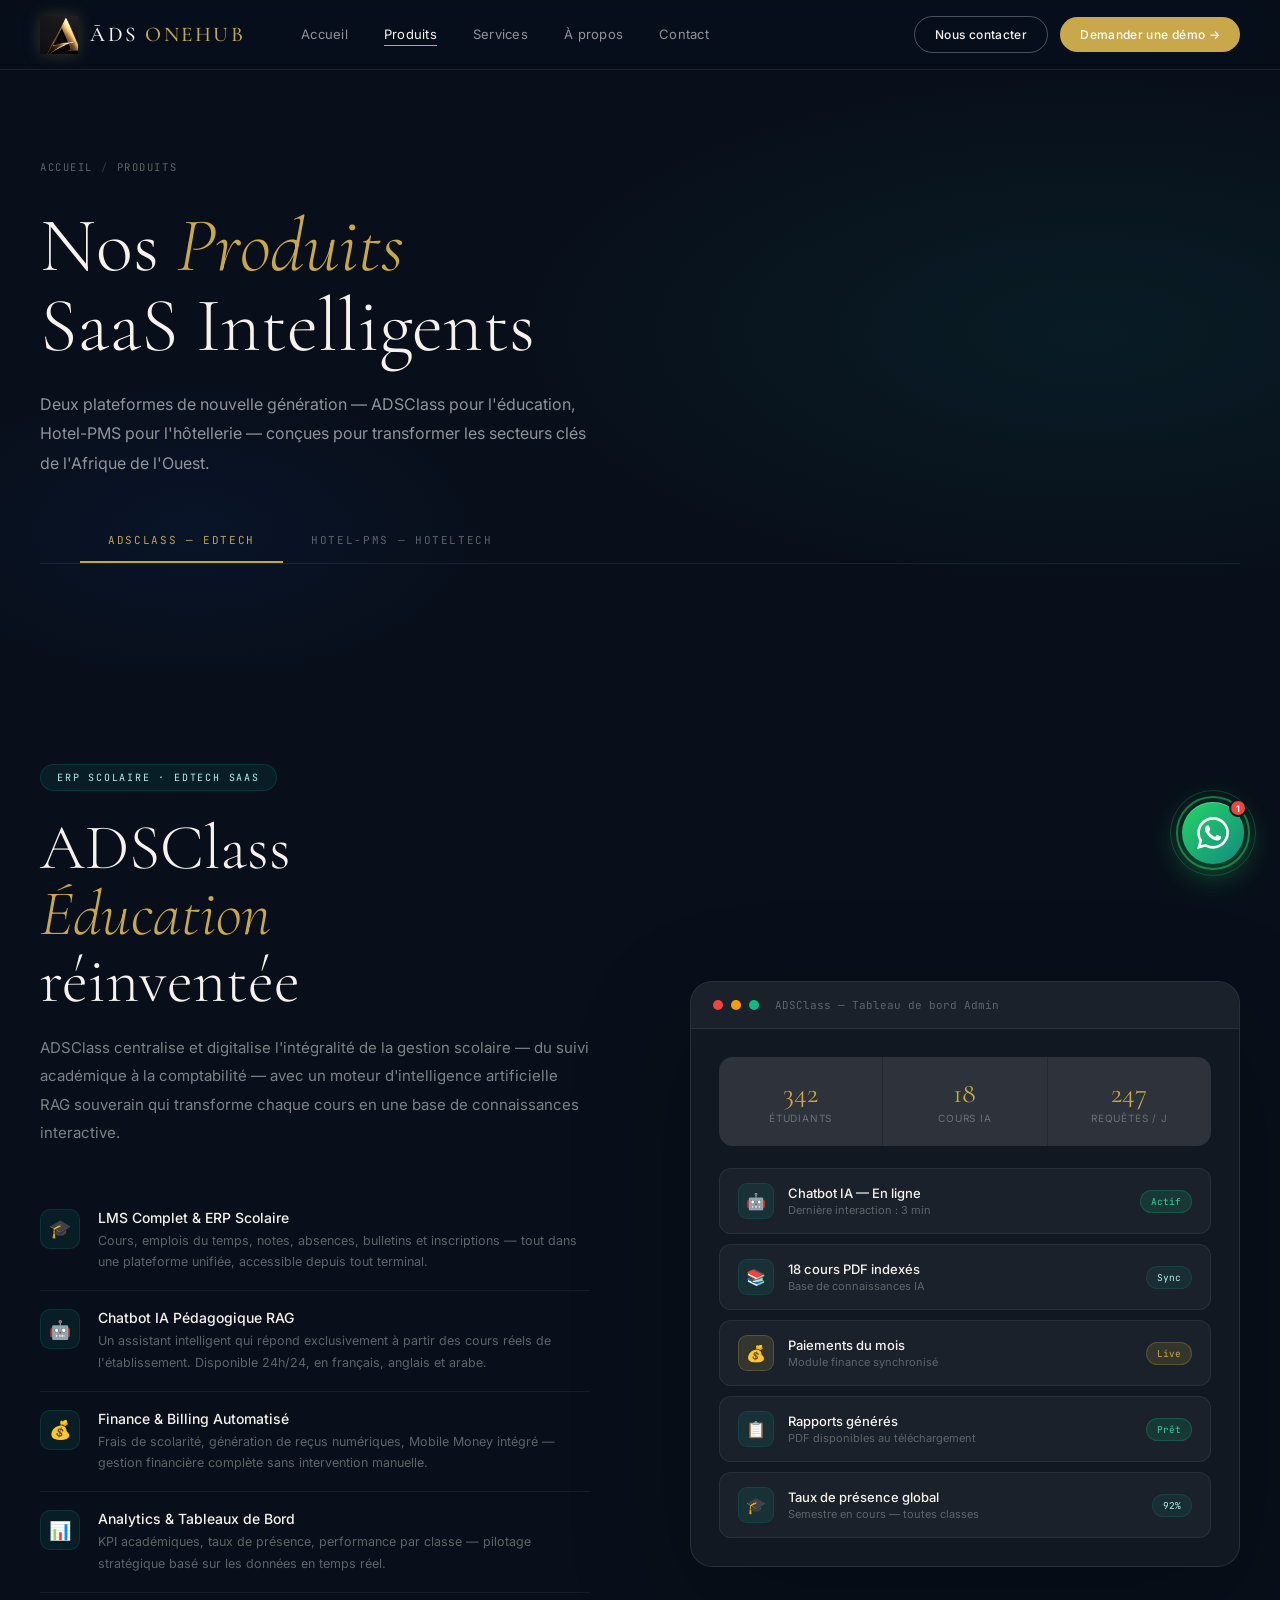
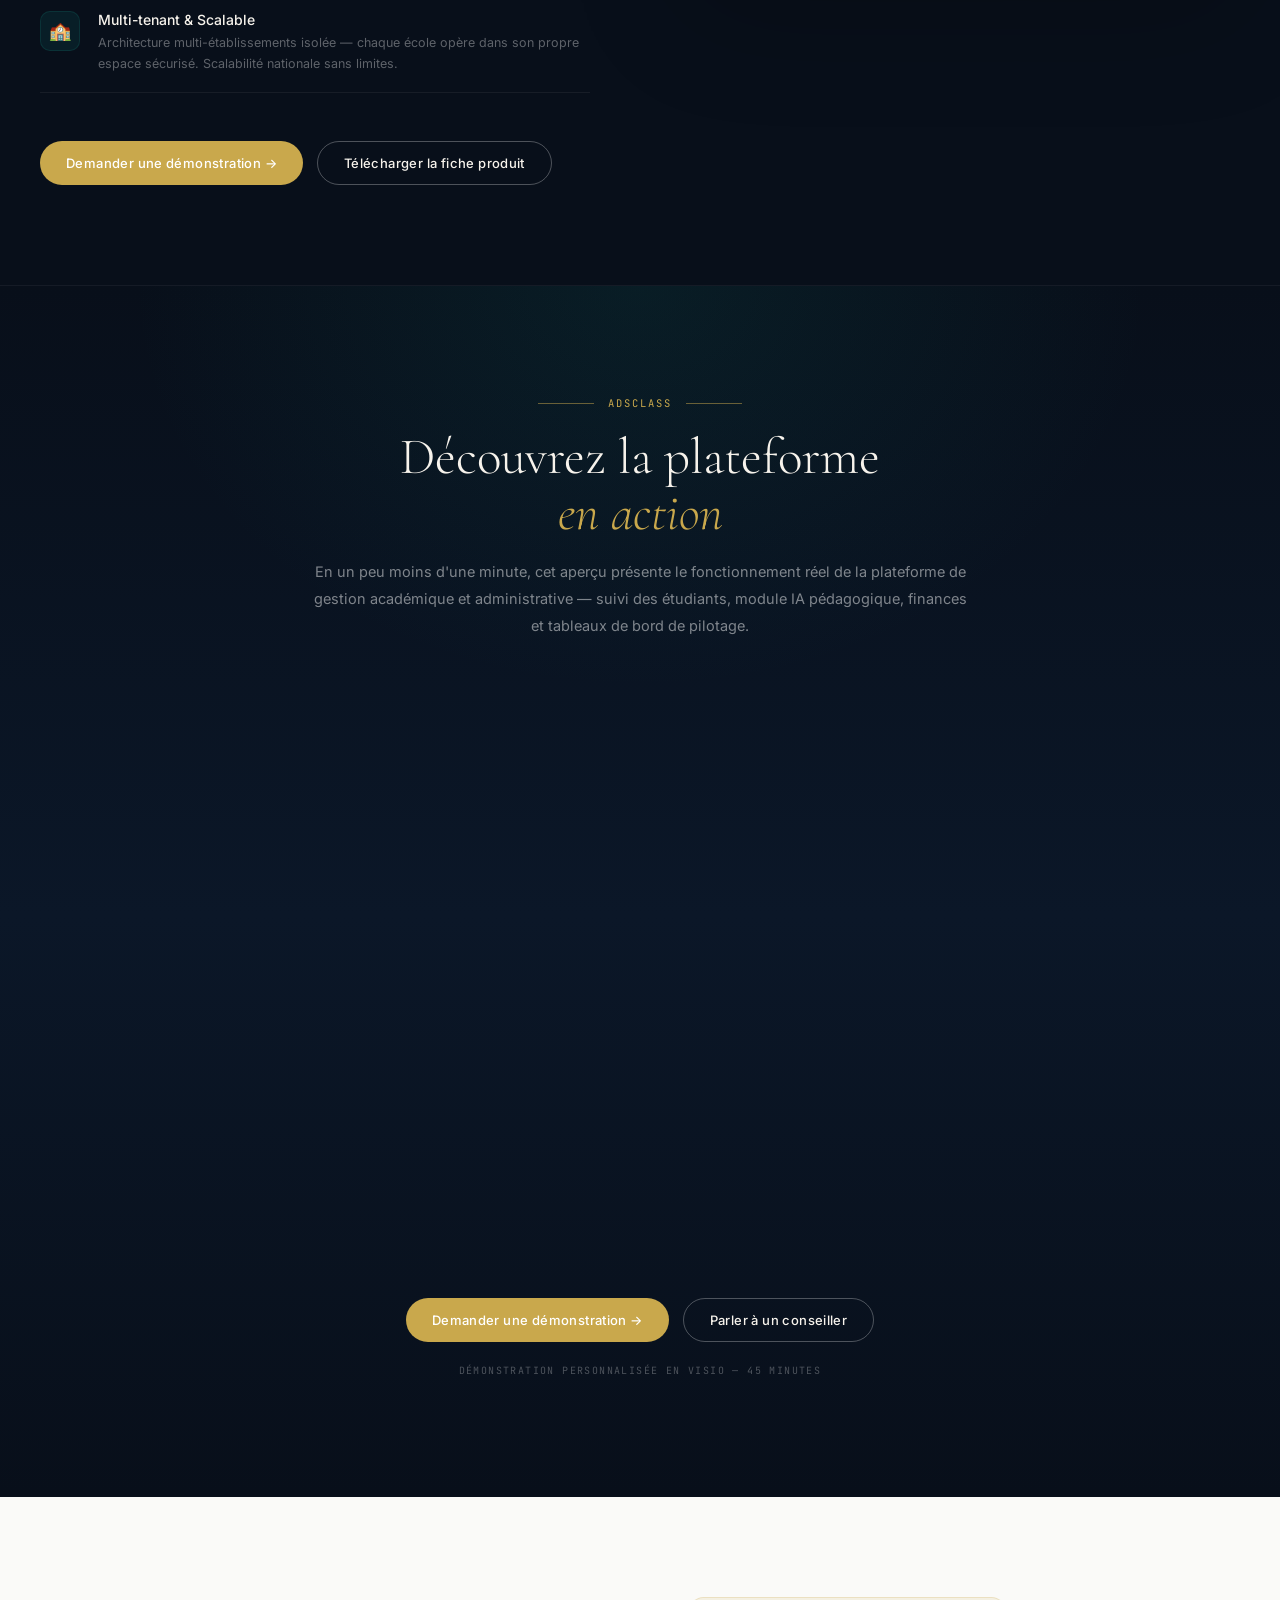
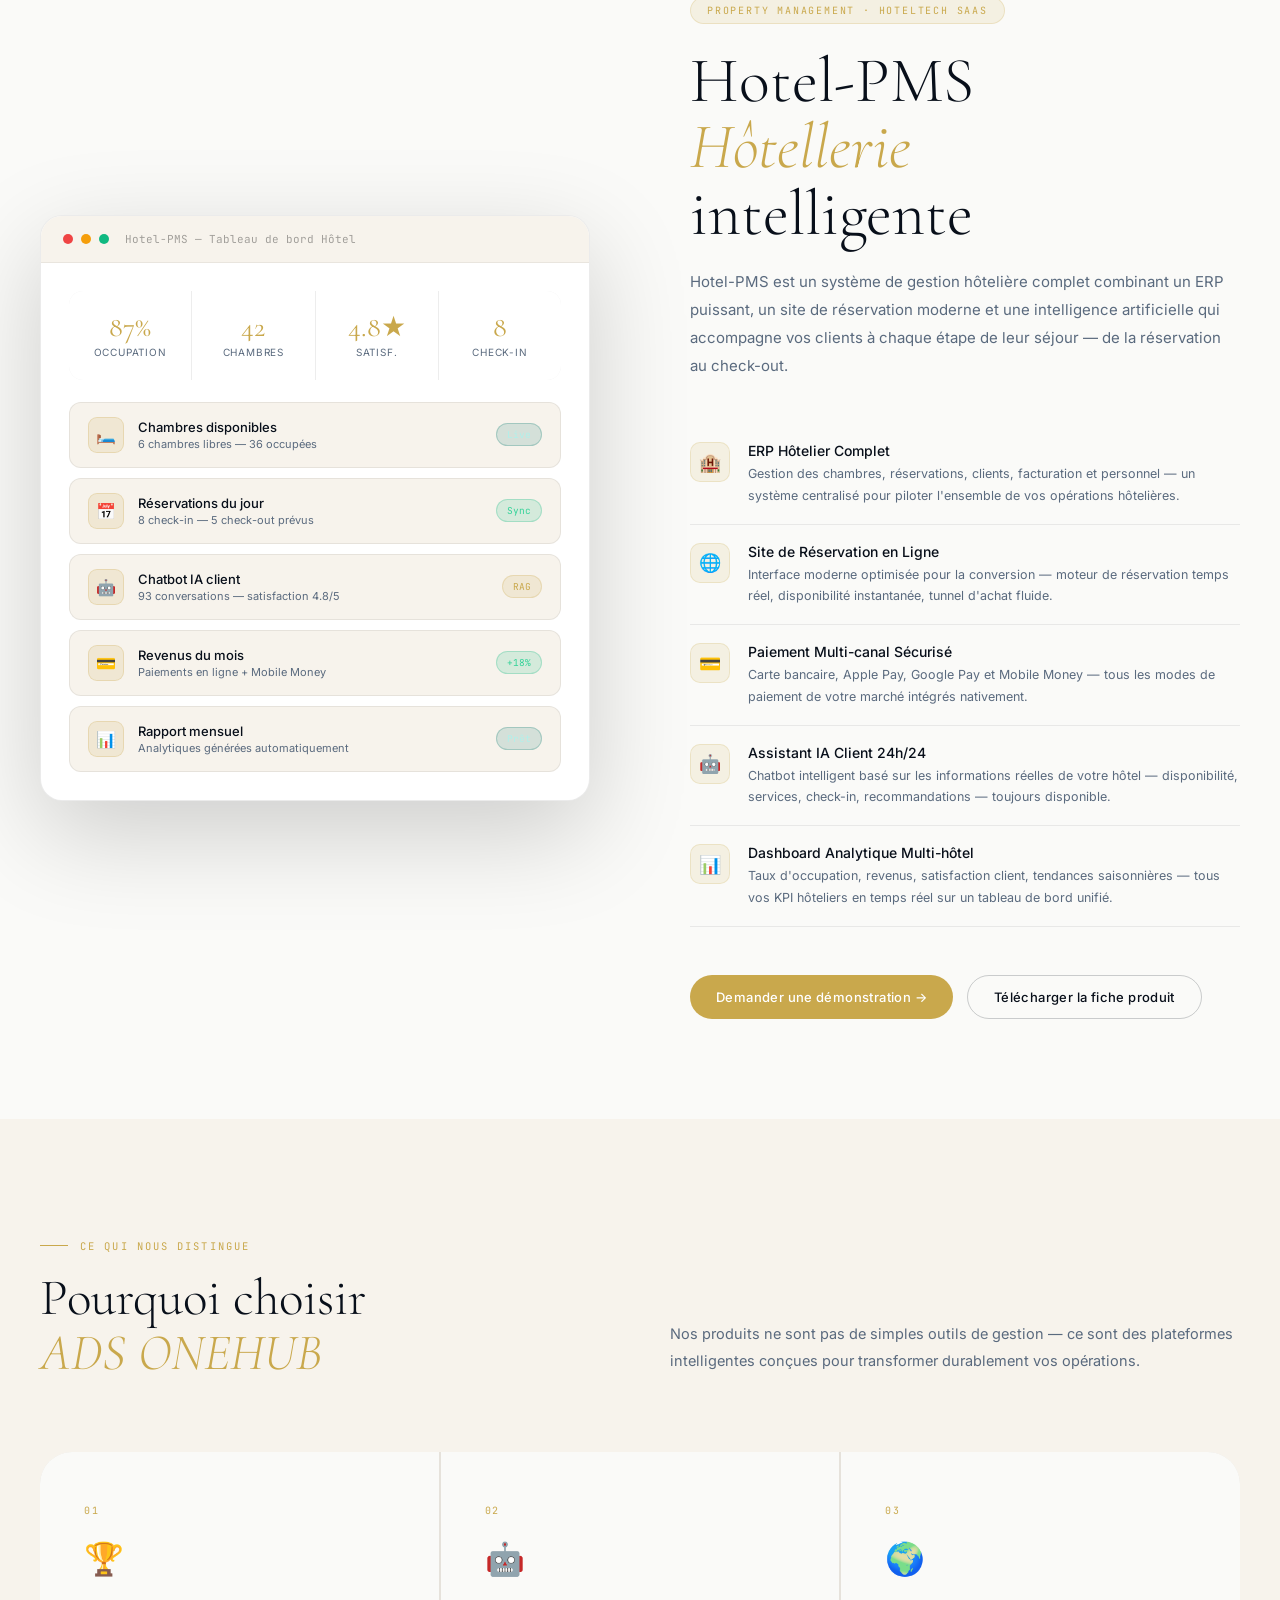
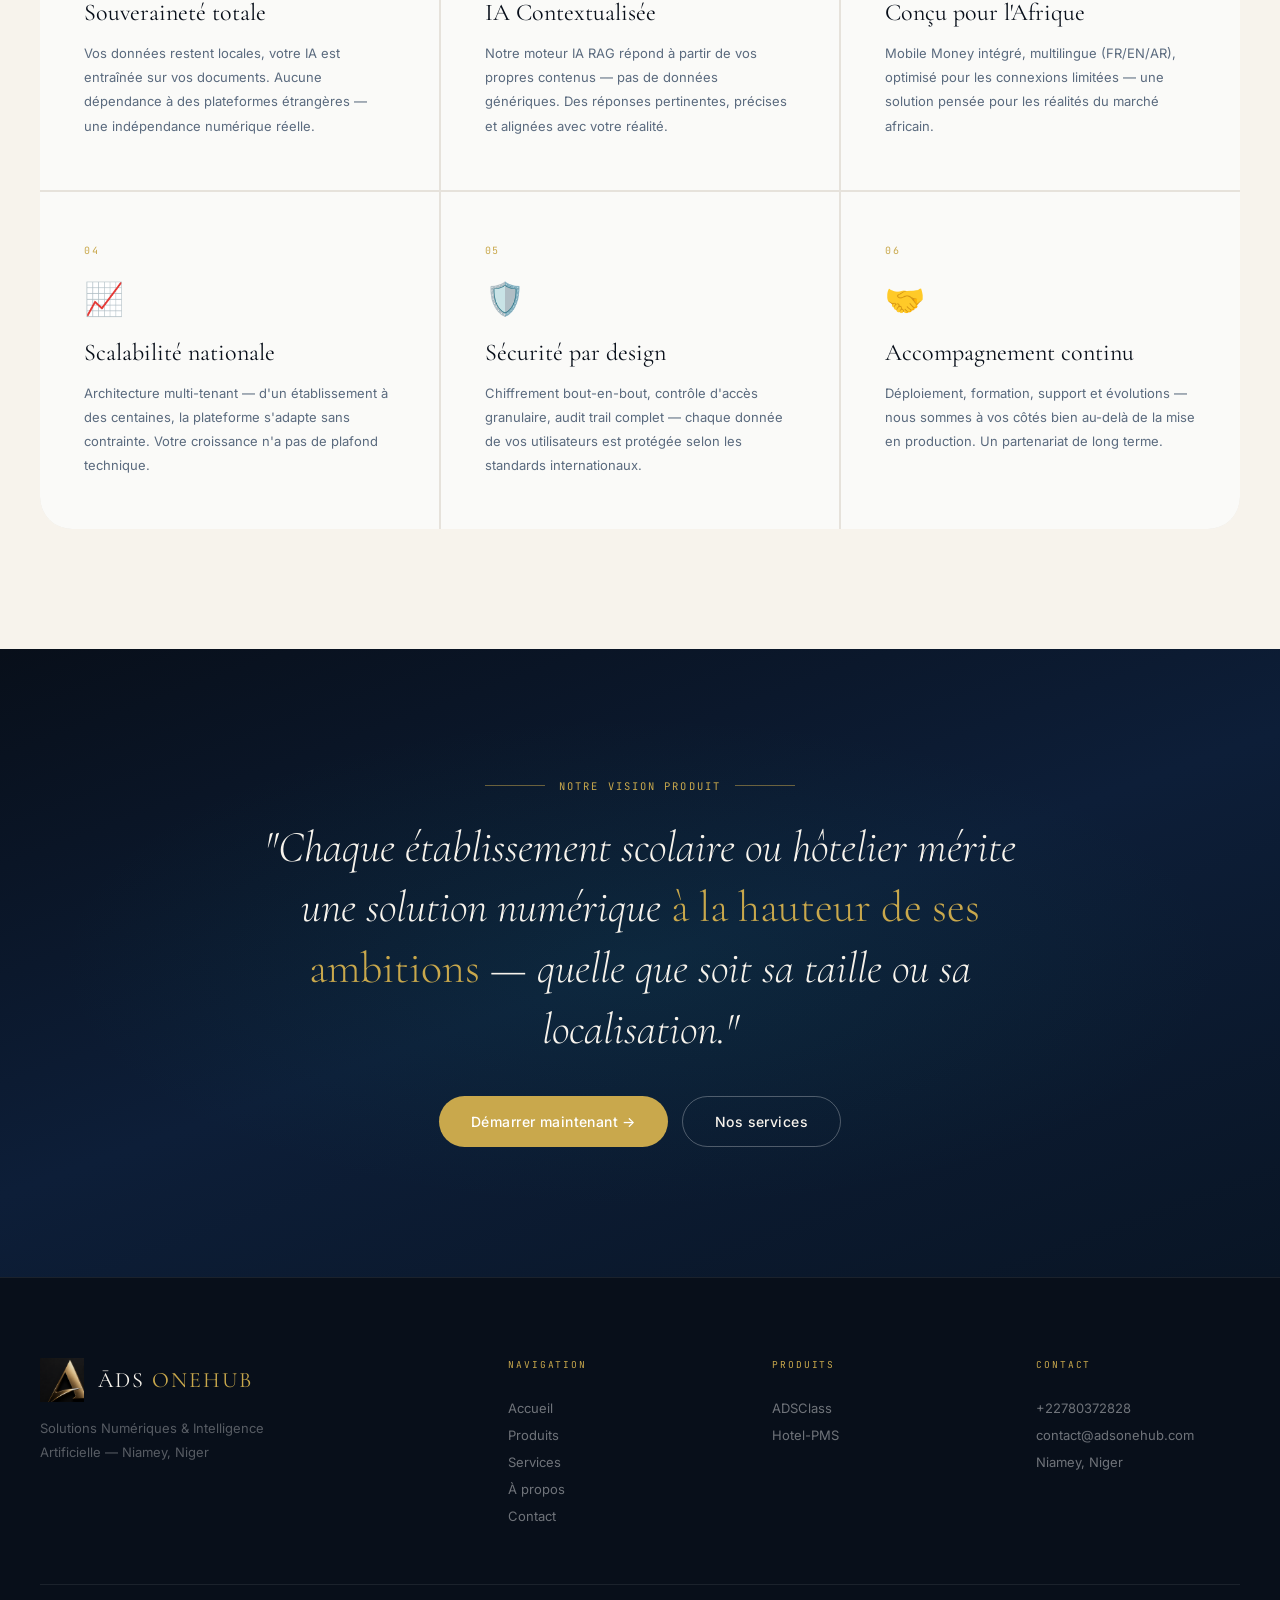
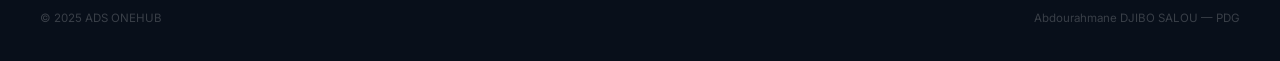
<file: produits.html>
<!DOCTYPE html>
<html lang="fr">
<head>
<meta charset="UTF-8">
<meta name="viewport" content="width=device-width, initial-scale=1.0">
<title>Produits — ADSClass &amp; Hotel-PMS | ADS ONEHUB Niger</title>
<!-- ══════════ SEO ULTRA-PREMIUM — ADS ONEHUB ══════════ -->
  <!-- Primary -->
  <meta name="description" content="ADSClass : ERP scolaire SaaS avec IA RAG pour la gestion académique. Hotel-PMS : système de gestion hôtelière intelligent. Deux produits ADS ONEHUB pour l'Afrique.">
  <meta name="keywords" content="ADSClass, Hotel PMS, ERP scolaire Niger, LMS Afrique, gestion hôtelière IA, SaaS éducation, chatbot pédagogique RAG, FAISS NLP, Hotel management system, ADS ONEHUB produits">
  <meta name="author" content="ADS ONEHUB — Abdourahmane DJIBO SALOU">
  <meta name="robots" content="index, follow, max-image-preview:large, max-snippet:-1, max-video-preview:-1">
  <meta name="googlebot" content="index, follow">
  <meta name="language" content="French">
  <meta name="revisit-after" content="7 days">
  <meta name="geo.region" content="NE">
  <meta name="geo.placename" content="Niamey, Niger">
  <link rel="canonical" href="https://adsonehub.com/produits.html">

  <!-- Open Graph / Facebook / WhatsApp / LinkedIn -->
  <meta property="og:type" content="website">
  <meta property="og:url" content="https://adsonehub.com/produits.html">
  <meta property="og:site_name" content="ADS ONEHUB">
  <meta property="og:title" content="ADSClass &amp; Hotel-PMS — Produits SaaS IA | ADS ONEHUB">
  <meta property="og:description" content="Découvrez ADSClass (ERP scolaire intelligent) et Hotel-PMS (gestion hôtelière IA) — deux plateformes SaaS souveraines pour l'Afrique de l'Ouest.">
  <meta property="og:image" content="https://adsonehub.com/og-image.jpg">
  <meta property="og:image:width" content="1200">
  <meta property="og:image:height" content="630">
  <meta property="og:image:alt" content="ADS ONEHUB — Solutions Numériques &amp; Intelligence Artificielle">
  <meta property="og:locale" content="fr_FR">

  <!-- Twitter / X Card -->
  <meta name="twitter:card" content="summary_large_image">
  <meta name="twitter:title" content="ADSClass &amp; Hotel-PMS — Solutions SaaS | ADS ONEHUB">
  <meta name="twitter:description" content="Découvrez ADSClass (ERP scolaire intelligent) et Hotel-PMS (gestion hôtelière IA) — deux plateformes SaaS souveraines pour l'Afrique de l'Ouest.">
  <meta name="twitter:image" content="https://adsonehub.com/og-image.jpg">
  <meta name="twitter:image:alt" content="ADS ONEHUB Logo">

  <!-- Favicon -->
  <link rel="icon" type="image/x-icon" href="favicon.ico">
  <link rel="icon" type="image/png" sizes="32x32" href="favicon-32.png">
  <link rel="icon" type="image/png" sizes="16x16" href="favicon-16.png">
  <link rel="apple-touch-icon" sizes="180x180" href="apple-touch-icon.png">
  <link rel="icon" type="image/png" sizes="192x192" href="favicon-192.png">
  <link rel="icon" type="image/png" sizes="512x512" href="favicon-512.png">
  <link rel="manifest" href="manifest.json">
  <meta name="msapplication-config" content="browserconfig.xml">
  <meta name="theme-color" content="#080F1A">
  <meta name="msapplication-TileColor" content="#080F1A">
  <meta name="msapplication-TileImage" content="logo.png">

  <!-- Schema.org JSON-LD -->
  <script type="application/ld+json">
  {
    "@context": "https://schema.org",
    "@type": "Organization",
    "name": "ADS ONEHUB",
    "alternateName": ["AdsOnehub", "Ads Onehub", "ADSONEHUB", "ADS-ONEHUB"],
    "url": "https://adsonehub.com",
    "logo": "https://adsonehub.com/logo.png",
    "description": "ADS ONEHUB conçoit des plateformes numériques intelligentes pour l'Afrique de l'Ouest. Intelligence Artificielle, ERP Scolaire (ADSClass) et Gestion Hôtelière (Hotel-PMS).",
    "foundingLocation": {"@type": "Place", "name": "Niamey, Niger"},
    "areaServed": ["Niger", "Afrique de l'Ouest", "Maroc"],
    "contactPoint": {
      "@type": "ContactPoint",
      "telephone": "+22780372828/+212627616719",
      "email": "contact@adsonehub.com",
      "contactType": "customer service",
      "availableLanguage": ["French", "English", "Arabic"]
    },
    "founder": {
      "@type": "Person",
      "name": "Abdourahmane DJIBO SALOU",
      "jobTitle": "Promoteur & PDG",
      "knowsAbout": ["Intelligence Artificielle", "Développement Logiciel", "ERP", "SaaS"]
    },
    "sameAs": []
  }
  </script>
  <!-- ══════════════════════════════════════════════════ -->

<link href="https://fonts.googleapis.com/css2?family=Cormorant+Garamond:ital,wght@0,300;0,400;0,500;1,300;1,400;1,500&family=Inter:wght@300;400;500;600&family=JetBrains+Mono:wght@400;500&display=swap" rel="stylesheet">
<link rel="stylesheet" href="shared.css">
<style>
/* ── PRODUCT HERO TABS ──────────────────────────────────────────────── */
.prod-tabs { display:flex; gap:0; border-bottom:1px solid var(--border); max-width:1320px; margin:0 auto; padding:0 40px; margin-top:40px; }
.prod-tab { font-family:var(--mono); font-size:11px; letter-spacing:.15em; text-transform:uppercase; color:rgba(255,255,255,.35); padding:14px 28px; cursor:pointer; border-bottom:2px solid transparent; transition:color .2s,border-color .2s; }
.prod-tab.active { color:var(--gold); border-color:var(--gold); }
.prod-tab:hover { color:rgba(255,255,255,.65); }

/* ── PRODUCT DETAIL ─────────────────────────────────────────────────── */
.prod-detail { padding:100px 40px; }
.prod-detail.dark { background:var(--navy); }
.prod-detail.light { background:var(--offwhite); }
.pd-inner { max-width:1320px; margin:0 auto; display:grid; grid-template-columns:1fr 1fr; gap:100px; align-items:center; }
.pd-inner.rev { direction:rtl; }
.pd-inner.rev > * { direction:ltr; }

.pd-badge {
  display:inline-flex; align-items:center; gap:8px; margin-bottom:24px;
  font-family:var(--mono); font-size:10px; letter-spacing:.18em; text-transform:uppercase;
  padding:6px 16px; border-radius:100px;
}
.pd-badge.teal { color:var(--teal-lt); background:rgba(14,123,114,.15); border:1px solid rgba(14,123,114,.25); }
.pd-badge.gold { color:var(--gold); background:rgba(201,168,76,.12); border:1px solid rgba(201,168,76,.22); }

.pd-title { font-family:var(--serif); font-size:clamp(44px,5vw,72px); font-weight:300; line-height:1.04; margin-bottom:20px; }
.pd-title.light-t { color:var(--cream); }
.pd-title.light-t em { font-style:italic; color:var(--gold); }
.pd-title.dark-t { color:var(--navy); }
.pd-title.dark-t em { font-style:italic; color:var(--gold); }

.pd-desc { font-size:15px; line-height:1.88; margin-bottom:44px; }
.pd-desc.light-d { color:rgba(255,255,255,.48); }
.pd-desc.dark-d { color:var(--slate); }

/* feature items */
.pd-features { display:flex; flex-direction:column; gap:0; margin-bottom:48px; }
.pd-feat {
  display:flex; align-items:flex-start; gap:18px; padding:18px 0;
  border-bottom:1px solid;
}
.pd-feat.lbdr { border-color:rgba(255,255,255,.06); }
.pd-feat.dbdr { border-color:rgba(0,0,0,.07); }
.pd-feat-icon { width:40px; height:40px; border-radius:10px; flex-shrink:0; display:flex; align-items:center; justify-content:center; font-size:18px; }
.pd-feat-icon.t { background:rgba(14,123,114,.15); border:1px solid rgba(14,123,114,.22); }
.pd-feat-icon.g { background:rgba(201,168,76,.12); border:1px solid rgba(201,168,76,.2); }
.pd-feat-name { font-size:14px; font-weight:500; margin-bottom:4px; }
.pd-feat-name.lc { color:var(--cream); }
.pd-feat-name.dc { color:var(--navy); }
.pd-feat-desc { font-size:12.5px; line-height:1.7; }
.pd-feat-desc.ld { color:rgba(255,255,255,.35); }
.pd-feat-desc.dd { color:var(--slate); }
.pd-actions { display:flex; gap:14px; flex-wrap:wrap; }

/* visual mockup */
.pd-visual { position:relative; }
.mockup {
  border-radius:22px; overflow:hidden;
  box-shadow:var(--shadow-xl);
}
.mockup.dark-m { background:rgba(255,255,255,.04); border:1px solid rgba(255,255,255,.1); }
.mockup.light-m { background:#fff; border:1px solid rgba(0,0,0,.08); box-shadow:0 32px 100px rgba(0,0,0,.18); }
.mock-bar {
  padding:16px 22px; display:flex; align-items:center; gap:8px;
}
.mock-bar.dark-bar { background:rgba(255,255,255,.04); border-bottom:1px solid rgba(255,255,255,.07); }
.mock-bar.light-bar { background:var(--cream); border-bottom:1px solid rgba(0,0,0,.06); }
.mock-dot { width:10px; height:10px; border-radius:50%; }
.mock-label { font-family:var(--mono); font-size:11px; margin-left:8px; }
.mock-label.dl { color:rgba(255,255,255,.3); }
.mock-label.ll { color:rgba(0,0,0,.35); }
.mock-body { padding:28px; display:flex; flex-direction:column; gap:10px; }

/* stat strip */
.stat-strip { display:grid; gap:1px; border-radius:14px; overflow:hidden; margin-bottom:12px; }
.stat-strip.dark-s { background:rgba(255,255,255,.08); }
.stat-strip.light-s { background:rgba(0,0,0,.07); }
.stat-c { padding:22px 18px; text-align:center; }
.stat-c.dk { background:rgba(255,255,255,.04); }
.stat-c.lk { background:#fff; }
.stat-c-num { font-family:var(--serif); font-size:28px; color:var(--gold); line-height:1; }
.stat-c-lbl { font-size:10px; text-transform:uppercase; letter-spacing:.08em; margin-top:5px; }
.stat-c-lbl.dl { color:rgba(255,255,255,.3); }
.stat-c-lbl.ll { color:var(--slate); }

/* row items */
.row-item { display:flex; align-items:center; gap:14px; border-radius:12px; padding:14px 18px; }
.row-item.dk { background:rgba(255,255,255,.04); border:1px solid rgba(255,255,255,.07); }
.row-item.lk { background:var(--cream); border:1px solid rgba(0,0,0,.07); }
.row-icon { width:36px; height:36px; border-radius:9px; display:flex; align-items:center; justify-content:center; font-size:16px; flex-shrink:0; }
.row-icon.ti { background:rgba(14,123,114,.18); border:1px solid rgba(14,123,114,.28); }
.row-icon.gi { background:rgba(201,168,76,.15); border:1px solid rgba(201,168,76,.25); }
.row-name { font-size:13px; font-weight:500; }
.row-name.dl { color:var(--cream); }
.row-name.ll { color:var(--navy); }
.row-sub { font-size:11px; margin-top:2px; }
.row-sub.dl { color:rgba(255,255,255,.3); }
.row-sub.ll { color:var(--slate); }
.row-badge { font-family:var(--mono); font-size:9.5px; padding:4px 10px; border-radius:100px; margin-left:auto; white-space:nowrap; }
.rb-green { background:rgba(16,185,129,.15); color:#34d399; border:1px solid rgba(16,185,129,.25); }
.rb-gold  { background:rgba(201,168,76,.15); color:var(--gold); border:1px solid rgba(201,168,76,.25); }
.rb-teal  { background:rgba(14,123,114,.15); color:var(--teal-lt); border:1px solid rgba(14,123,114,.25); }

/* ── VALUE PROPS ────────────────────────────────────────────────────── */
.value-section { padding:120px 40px; background:var(--cream); }
.value-inner { max-width:1320px; margin:0 auto; }
.value-grid { display:grid; grid-template-columns:repeat(3,1fr); gap:2px; margin-top:72px; border-radius:var(--r-xl); overflow:hidden; background:rgba(0,0,0,.07); }
.val-cell { background:var(--offwhite); padding:52px 44px; transition:background .25s; }
.val-cell:hover { background:#fff; }
.val-cell-num { font-family:var(--mono); font-size:10px; letter-spacing:.18em; color:var(--gold); margin-bottom:22px; }
.val-cell-icon { font-size:32px; margin-bottom:20px; }
.val-cell-name { font-family:var(--serif); font-size:24px; color:var(--navy); margin-bottom:14px; }
.val-cell-desc { font-size:13px; color:var(--slate); line-height:1.85; }

/* ── VISION BAND ────────────────────────────────────────────────────── */
.vision-band {
  padding:130px 40px;
  background: linear-gradient(160deg, var(--navy) 0%, #0d1e38 50%, #091525 100%);
  position:relative; overflow:hidden; text-align:center;
}
.vision-band::before {
  content:''; position:absolute; inset:0;
  background:radial-gradient(ellipse 70% 60% at 50% 50%, rgba(14,123,114,.11) 0%, transparent 65%);
}
.vision-inner { max-width:780px; margin:0 auto; position:relative; z-index:1; }
.vision-label { font-family:var(--mono); font-size:10.5px; letter-spacing:.2em; color:var(--gold); text-transform:uppercase; margin-bottom:24px; display:flex; align-items:center; justify-content:center; gap:14px; }
.vision-label::before,.vision-label::after { content:''; flex:1; max-width:60px; height:1px; background:var(--gold); opacity:.5; }
.vision-quote { font-family:var(--serif); font-size:clamp(26px,3.5vw,44px); font-weight:300; color:var(--cream); line-height:1.38; font-style:italic; margin-bottom:36px; }
.vision-quote em { font-style:normal; color:var(--gold); }
.vision-actions { display:flex; gap:14px; justify-content:center; flex-wrap:wrap; }

/* ── DÉMONSTRATION ADSCLASS ─────────────────────────────────────────── */
.demo-section {
  padding:110px 40px 120px;
  background:linear-gradient(180deg, var(--navy) 0%, #0b1728 52%, var(--navy) 100%);
  border-top:1px solid rgba(255,255,255,.05);
  position:relative; overflow:hidden;
}
.demo-section::before {
  content:''; position:absolute; inset:0; pointer-events:none;
  background:radial-gradient(ellipse 62% 52% at 50% 0%, rgba(14,123,114,.13) 0%, transparent 64%);
}
.demo-inner { max-width:1000px; margin:0 auto; position:relative; z-index:1; text-align:center; }
.demo-label { font-family:var(--mono); font-size:10.5px; letter-spacing:.2em; color:var(--gold); text-transform:uppercase; margin-bottom:20px; display:flex; align-items:center; justify-content:center; gap:14px; }
.demo-label::before,.demo-label::after { content:''; flex:1; max-width:56px; height:1px; background:var(--gold); opacity:.5; }
.demo-title { font-family:var(--serif); font-size:clamp(32px,4vw,54px); font-weight:300; color:var(--cream); line-height:1.08; margin-bottom:18px; }
.demo-title em { font-style:italic; color:var(--gold); }
.demo-desc { font-size:14.5px; line-height:1.85; color:rgba(255,255,255,.48); max-width:660px; margin:0 auto 52px; }

.demo-player {
  position:relative; width:100%; aspect-ratio:16/9;
  border-radius:var(--r-lg); overflow:hidden;
  background:var(--navy-2);
  border:1px solid rgba(255,255,255,.1);
  box-shadow:var(--shadow-xl);
}
.demo-player::after {
  content:''; position:absolute; inset:0; border-radius:inherit; pointer-events:none;
  box-shadow:inset 0 0 0 1px rgba(201,168,76,.14);
}
.demo-facade { position:absolute; inset:0; width:100%; height:100%; padding:0; border:none; background:none; cursor:pointer; display:block; }
.demo-facade::before { content:''; position:absolute; inset:0; z-index:1; background:linear-gradient(180deg, rgba(8,15,26,.12) 0%, rgba(8,15,26,.58) 100%); }
.demo-thumb { width:100%; height:100%; object-fit:cover; transition:transform .5s cubic-bezier(.4,0,.2,1), opacity .3s; }
.demo-facade:hover .demo-thumb { transform:scale(1.03); opacity:.88; }
.demo-play {
  position:absolute; top:50%; left:50%; transform:translate(-50%,-50%); z-index:2;
  width:82px; height:82px; border-radius:50%;
  background:var(--gold); color:var(--navy);
  display:flex; align-items:center; justify-content:center;
  box-shadow:0 12px 40px rgba(201,168,76,.32);
  transition:transform .25s cubic-bezier(.4,0,.2,1), box-shadow .25s;
}
.demo-facade:hover .demo-play { transform:translate(-50%,-50%) scale(1.07); box-shadow:0 16px 52px rgba(201,168,76,.45); }
.demo-facade:active .demo-play { transform:translate(-50%,-50%) scale(.96); }
.demo-play svg { width:26px; height:26px; margin-left:4px; }
.demo-caption {
  position:absolute; left:0; right:0; bottom:0; z-index:2;
  padding:22px 26px; display:flex; align-items:center; justify-content:space-between; gap:16px;
  font-family:var(--mono); font-size:10.5px; letter-spacing:.14em; text-transform:uppercase;
  color:rgba(255,255,255,.6);
}
.demo-caption em { font-style:normal; color:var(--gold); }
.demo-frame { position:absolute; inset:0; width:100%; height:100%; border:0; }
.demo-duration {
  position:absolute; top:18px; right:18px; z-index:2;
  font-family:var(--mono); font-size:10.5px; letter-spacing:.08em;
  color:rgba(255,255,255,.85); background:rgba(8,15,26,.55);
  border:1px solid rgba(255,255,255,.16); backdrop-filter:blur(8px);
  padding:5px 11px; border-radius:100px;
}
.demo-video { width:100%; height:100%; object-fit:cover; display:block; background:#000; }

.demo-actions { display:flex; gap:14px; justify-content:center; flex-wrap:wrap; margin-top:44px; }
.demo-note { font-family:var(--mono); font-size:10px; letter-spacing:.14em; text-transform:uppercase; color:rgba(255,255,255,.28); margin-top:22px; }

.demo-anim { opacity:0; transform:translateY(20px); transition:opacity .7s cubic-bezier(.4,0,.2,1), transform .7s cubic-bezier(.4,0,.2,1); }
.demo-anim.revealed { opacity:1; transform:none; }

@media(max-width:1080px){
  .pd-inner { grid-template-columns:1fr; gap:60px; }
  .pd-inner.rev { direction:ltr; }
  .value-grid { grid-template-columns:1fr 1fr; }
  .demo-section { padding:90px 40px 100px; }
}
@media(max-width:640px){
  .value-grid { grid-template-columns:1fr; }
  .prod-tabs { overflow-x:auto; padding:0 24px; }
  .demo-section { padding:72px 24px 80px; }
  .demo-desc { margin-bottom:36px; }
  .demo-play { width:60px; height:60px; }
  .demo-play svg { width:20px; height:20px; }
  .demo-caption { padding:14px 16px; font-size:9px; letter-spacing:.1em; }
  .demo-duration { top:12px; right:12px; font-size:9.5px; padding:4px 9px; }
  .demo-actions { margin-top:32px; }
}
@media (prefers-reduced-motion: reduce){
  .demo-anim { opacity:1; transform:none; transition:none; }
  .demo-thumb, .demo-play { transition:none; }
}

/* ── LOGO STYLES ─────────────────────────────────────────────────── */
.nav-logo-img {
  display: flex; align-items: center; gap: 12px;
  text-decoration: none; margin-right: 56px; flex-shrink: 0;
}
.nav-logo-img-el {
  height: 38px; width: auto;
  filter: brightness(1.1) drop-shadow(0 0 8px rgba(201,168,76,.25));
  transition: filter .25s, transform .25s;
}
.nav-logo-img:hover .nav-logo-img-el {
  filter: brightness(1.2) drop-shadow(0 0 14px rgba(201,168,76,.5));
  transform: scale(1.04);
}
.nav-logo-text {
  font-family: var(--serif); font-size: 21px; font-weight: 500;
  color: var(--cream); letter-spacing: 2.5px;
}
.nav-logo-text em { font-style: normal; color: var(--gold); }

.footer-brand-logo {
  display: flex; align-items: center; gap: 14px;
}
.footer-logo-img {
  height: 44px; width: auto;
  filter: brightness(.9) saturate(.85);
  transition: filter .25s;
}
.footer-brand-logo:hover .footer-logo-img {
  filter: brightness(1.05) saturate(1);
}
.footer-brand-logo span {
  font-family: var(--serif); font-size: 22px; color: var(--cream); letter-spacing: 2px;
}
.footer-brand-logo span em { font-style: normal; color: var(--gold); }


/* ══ WHATSAPP FLOATING BUTTON — ULTRA PREMIUM ══════════════════════ */
.wa-float {
  position: fixed;
  bottom: 36px;
  right: 36px;
  z-index: 9999;
  display: flex;
  flex-direction: column;
  align-items: flex-end;
  gap: 12px;
}

/* Main button */
.wa-btn {
  width: 62px; height: 62px; border-radius: 50%;
  background: linear-gradient(135deg, #25D366 0%, #128C7E 100%);
  display: flex; align-items: center; justify-content: center;
  cursor: pointer; text-decoration: none;
  box-shadow:
    0 8px 32px rgba(37,211,102,.45),
    0 2px 8px rgba(0,0,0,.25),
    inset 0 1px 0 rgba(255,255,255,.25);
  transition: transform .3s cubic-bezier(.34,1.56,.64,1), box-shadow .3s;
  position: relative;
}
.wa-btn:hover {
  transform: scale(1.1) translateY(-3px);
  box-shadow:
    0 16px 48px rgba(37,211,102,.55),
    0 4px 16px rgba(0,0,0,.3),
    inset 0 1px 0 rgba(255,255,255,.3);
}
.wa-btn:active { transform: scale(.97); }

/* WhatsApp SVG icon */
.wa-icon {
  width: 32px; height: 32px; fill: #fff;
}

/* Pulse ring animation */
.wa-btn::before {
  content: '';
  position: absolute; inset: -6px; border-radius: 50%;
  border: 2px solid rgba(37,211,102,.5);
  animation: wa-pulse 2.4s ease-out infinite;
}
.wa-btn::after {
  content: '';
  position: absolute; inset: -12px; border-radius: 50%;
  border: 1.5px solid rgba(37,211,102,.25);
  animation: wa-pulse 2.4s .4s ease-out infinite;
}
@keyframes wa-pulse {
  0%   { transform: scale(.88); opacity: .9; }
  70%  { transform: scale(1.18); opacity: 0; }
  100% { transform: scale(1.18); opacity: 0; }
}

/* Tooltip bubble */
.wa-tooltip {
  background: rgba(8,15,26,.94);
  border: 1px solid rgba(255,255,255,.1);
  border-radius: 14px;
  padding: 14px 20px;
  backdrop-filter: blur(20px);
  box-shadow: 0 12px 40px rgba(0,0,0,.4), inset 0 1px 0 rgba(255,255,255,.07);
  transform: translateX(10px);
  opacity: 0; pointer-events: none;
  transition: opacity .28s, transform .28s;
  white-space: nowrap;
  min-width: 200px;
}
@media (hover: hover) and (pointer: fine) {
  .wa-float:hover .wa-tooltip { opacity: 1; transform: translateX(0); pointer-events: auto; }
}
.wa-float.open .wa-tooltip {
  opacity: 1; transform: translateX(0); pointer-events: auto;
}
.wa-tooltip-label {
  font-family: 'JetBrains Mono', monospace;
  font-size: 9.5px; letter-spacing: .16em;
  color: rgba(255,255,255,.35); text-transform: uppercase; margin-bottom: 6px;
}
.wa-tooltip-name {
  font-size: 14px; font-weight: 600; color: #fff; margin-bottom: 2px;
}
.wa-tooltip-status {
  display: flex; align-items: center; gap: 6px;
  font-size: 12px; color: rgba(255,255,255,.45);
}
.wa-tooltip-dot {
  width: 7px; height: 7px; border-radius: 50%; background: #25D366;
  animation: wa-pulse 2s infinite;
}
.wa-tooltip-msg {
  font-size: 12.5px; color: rgba(255,255,255,.55);
  margin-top: 10px; padding-top: 10px;
  border-top: 1px solid rgba(255,255,255,.08);
  line-height: 1.5;
}
.wa-tooltip-cta {
  display: inline-flex; align-items: center; gap: 8px;
  margin-top: 12px; width: 100%; justify-content: center;
  background: linear-gradient(135deg, #25D366, #128C7E);
  color: #fff; font-size: 12.5px; font-weight: 500;
  padding: 10px 16px; border-radius: 100px; text-decoration: none;
  transition: opacity .2s, transform .2s;
  box-shadow: 0 4px 16px rgba(37,211,102,.35);
}
.wa-tooltip-cta:hover { opacity: .9; transform: translateY(-1px); }

/* Badge notification */
.wa-badge {
  position: absolute; top: -3px; right: -3px;
  width: 18px; height: 18px; border-radius: 50%;
  background: #ef4444; border: 2px solid #080F1A;
  display: flex; align-items: center; justify-content: center;
  font-size: 9px; font-weight: 700; color: #fff;
  animation: wa-badge-in .4s .8s cubic-bezier(.34,1.56,.64,1) both;
}
@keyframes wa-badge-in {
  from { transform: scale(0); opacity: 0; }
  to   { transform: scale(1); opacity: 1; }
}

/* Entry animation */
.wa-float {
  animation: wa-enter .6s 1.5s cubic-bezier(.34,1.56,.64,1) both;
}
@keyframes wa-enter {
  from { transform: translateY(20px) scale(.8); opacity: 0; }
  to   { transform: translateY(0) scale(1); opacity: 1; }
}

@media(max-width:768px){
  .wa-float { bottom: 24px; right: 20px; }
  .wa-btn { width: 56px; height: 56px; }
  .wa-icon { width: 28px; height: 28px; }
  .wa-tooltip { min-width: 180px; }
}
</style>
</head>
<body>
<nav class="nav">
  <div class="nav-wrap">
    <a href="index.html" class="nav-logo nav-logo-img">
      <img src="logo.png" alt="ADS ONEHUB — Intelligence Artificielle &amp; Solutions Numériques" class="nav-logo-img-el">
      <span class="nav-logo-text">ĀDS <em>ONEHUB</em></span>
    </a>
    <div class="nav-links">
      <a href="index.html">Accueil</a><a href="produits.html" class="active">Produits</a>
      <a href="services.html">Services</a><a href="apropos.html">À propos</a><a href="contact.html">Contact</a>
    </div>
    <div class="nav-right">
      <a href="contact.html" class="btn btn-outline-light btn-sm">Nous contacter</a>
      <a href="contact.html" class="btn btn-gold btn-sm">Demander une démo →</a>
    </div>
    <button class="nav-burger" onclick="toggleMenu()">☰</button>
  </div>
  <div class="nav-mobile" id="navMobile">
    <a href="index.html">Accueil</a><a href="produits.html">Produits</a>
    <a href="services.html">Services</a><a href="apropos.html">À propos</a><a href="contact.html">Contact</a>
  </div>
</nav>

<section class="page-hero">
  <div class="page-hero-bg"></div>
  <div class="page-hero-inner">
    <div class="breadcrumb"><a href="index.html">Accueil</a><span>/</span>Produits</div>
    <h1>Nos <em>Produits</em><br>SaaS Intelligents</h1>
    <p>Deux plateformes de nouvelle génération — ADSClass pour l'éducation, Hotel-PMS pour l'hôtellerie — conçues pour transformer les secteurs clés de l'Afrique de l'Ouest.</p>
  </div>
  <div class="prod-tabs">
    <div class="prod-tab active" onclick="scrollTo('#adsclass')">ADSClass — EdTech</div>
    <div class="prod-tab" onclick="scrollTo('#hotelpms')">Hotel-PMS — HotelTech</div>
  </div>
</section>

<!-- ADSCLASS -->
<div id="adsclass"></div>
<section class="prod-detail dark">
  <div class="pd-inner">
    <div>
      <div class="pd-badge teal">ERP Scolaire · EdTech SaaS</div>
      <h2 class="pd-title light-t">ADSClass<br><em>Éducation</em><br>réinventée</h2>
      <p class="pd-desc light-d">ADSClass centralise et digitalise l'intégralité de la gestion scolaire — du suivi académique à la comptabilité — avec un moteur d'intelligence artificielle RAG souverain qui transforme chaque cours en une base de connaissances interactive.</p>
      <div class="pd-features">
        <div class="pd-feat lbdr">
          <div class="pd-feat-icon t">🎓</div>
          <div>
            <div class="pd-feat-name lc">LMS Complet &amp; ERP Scolaire</div>
            <div class="pd-feat-desc ld">Cours, emplois du temps, notes, absences, bulletins et inscriptions — tout dans une plateforme unifiée, accessible depuis tout terminal.</div>
          </div>
        </div>
        <div class="pd-feat lbdr">
          <div class="pd-feat-icon t">🤖</div>
          <div>
            <div class="pd-feat-name lc">Chatbot IA Pédagogique RAG</div>
            <div class="pd-feat-desc ld">Un assistant intelligent qui répond exclusivement à partir des cours réels de l'établissement. Disponible 24h/24, en français, anglais et arabe.</div>
          </div>
        </div>
        <div class="pd-feat lbdr">
          <div class="pd-feat-icon t">💰</div>
          <div>
            <div class="pd-feat-name lc">Finance &amp; Billing Automatisé</div>
            <div class="pd-feat-desc ld">Frais de scolarité, génération de reçus numériques, Mobile Money intégré — gestion financière complète sans intervention manuelle.</div>
          </div>
        </div>
        <div class="pd-feat lbdr">
          <div class="pd-feat-icon t">📊</div>
          <div>
            <div class="pd-feat-name lc">Analytics &amp; Tableaux de Bord</div>
            <div class="pd-feat-desc ld">KPI académiques, taux de présence, performance par classe — pilotage stratégique basé sur les données en temps réel.</div>
          </div>
        </div>
        <div class="pd-feat lbdr">
          <div class="pd-feat-icon t">🏫</div>
          <div>
            <div class="pd-feat-name lc">Multi-tenant &amp; Scalable</div>
            <div class="pd-feat-desc ld">Architecture multi-établissements isolée — chaque école opère dans son propre espace sécurisé. Scalabilité nationale sans limites.</div>
          </div>
        </div>
      </div>
      <div class="pd-actions">
        <a href="contact.html" class="btn btn-gold">Demander une démonstration →</a>
        <a href="contact.html" class="btn btn-outline-light">Télécharger la fiche produit</a>
      </div>
    </div>
    <div class="pd-visual">
      <div class="mockup dark-m">
        <div class="mock-bar dark-bar">
          <div class="mock-dot" style="background:#ef4444"></div>
          <div class="mock-dot" style="background:#f59e0b"></div>
          <div class="mock-dot" style="background:#10b981"></div>
          <span class="mock-label dl">ADSClass — Tableau de bord Admin</span>
        </div>
        <div class="mock-body">
          <div class="stat-strip dark-s" style="grid-template-columns:repeat(3,1fr)">
            <div class="stat-c dk" data-reveal><div class="stat-c-num">342</div><div class="stat-c-lbl dl">Étudiants</div></div>
            <div class="stat-c dk" data-reveal><div class="stat-c-num">18</div><div class="stat-c-lbl dl">Cours IA</div></div>
            <div class="stat-c dk" data-reveal><div class="stat-c-num">247</div><div class="stat-c-lbl dl">Requêtes / j</div></div>
          </div>
          <div class="row-item dk" data-reveal>
            <div class="row-icon ti">🤖</div>
            <div><div class="row-name dl">Chatbot IA — En ligne</div><div class="row-sub dl">Dernière interaction : 3 min</div></div>
            <div class="row-badge rb-green">Actif</div>
          </div>
          <div class="row-item dk" data-reveal>
            <div class="row-icon ti">📚</div>
            <div><div class="row-name dl">18 cours PDF indexés</div><div class="row-sub dl">Base de connaissances IA</div></div>
            <div class="row-badge rb-teal">Sync</div>
          </div>
          <div class="row-item dk" data-reveal>
            <div class="row-icon gi">💰</div>
            <div><div class="row-name dl">Paiements du mois</div><div class="row-sub dl">Module finance synchronisé</div></div>
            <div class="row-badge rb-gold">Live</div>
          </div>
          <div class="row-item dk" data-reveal>
            <div class="row-icon ti">📋</div>
            <div><div class="row-name dl">Rapports générés</div><div class="row-sub dl">PDF disponibles au téléchargement</div></div>
            <div class="row-badge rb-green">Prêt</div>
          </div>
          <div class="row-item dk" data-reveal>
            <div class="row-icon ti">🎓</div>
            <div><div class="row-name dl">Taux de présence global</div><div class="row-sub dl">Semestre en cours — toutes classes</div></div>
            <div class="row-badge rb-teal">92%</div>
          </div>
        </div>
      </div>
    </div>
  </div>
</section>

<!-- DÉMONSTRATION ADSCLASS -->
<section class="demo-section" id="demo-adsclass">
  <div class="demo-inner">

    <div class="demo-label">ADSClass</div>
    <h2 class="demo-title">Découvrez la plateforme<br><em>en action</em></h2>
    <p class="demo-desc">
      En un peu moins d'une minute, cet aperçu présente le fonctionnement réel de la plateforme
      de gestion académique et administrative — suivi des étudiants, module IA pédagogique,
      finances et tableaux de bord de pilotage.
    </p>

    <div class="demo-player demo-anim" id="adsclassDemo" data-reveal>
      <span class="demo-duration">0:43</span>
      <button class="demo-facade" type="button" aria-label="Lire la démonstration vidéo d'ADSClass">
        <img
          class="demo-thumb"
          src="demo-poster.jpg"
          alt="Aperçu de la démonstration d'ADSClass, plateforme de gestion académique ADS ONEHUB"
          width="1280" height="720" loading="lazy" decoding="async">
        <span class="demo-play">
          <svg viewBox="0 0 24 24" fill="currentColor" aria-hidden="true"><path d="M8 5v14l11-7z"/></svg>
        </span>
        <span class="demo-caption">
          <span>Démonstration officielle</span>
          <em>ADSClass</em>
        </span>
      </button>
    </div>

    <div class="demo-actions">
      <a href="contact.html" class="btn btn-gold">Demander une démonstration →</a>
      <a href="tel:+22780372828" class="btn btn-outline-light">Parler à un conseiller</a>
    </div>

    <div class="demo-note">Démonstration personnalisée en visio — 45 minutes</div>

  </div>
</section>

<!-- HOTEL-PMS -->
<div id="hotelpms"></div>
<section class="prod-detail light">
  <div class="pd-inner rev">
    <div>
      <div class="pd-badge gold">Property Management · HotelTech SaaS</div>
      <h2 class="pd-title dark-t">Hotel-PMS<br><em>Hôtellerie</em><br>intelligente</h2>
      <p class="pd-desc dark-d">Hotel-PMS est un système de gestion hôtelière complet combinant un ERP puissant, un site de réservation moderne et une intelligence artificielle qui accompagne vos clients à chaque étape de leur séjour — de la réservation au check-out.</p>
      <div class="pd-features">
        <div class="pd-feat dbdr">
          <div class="pd-feat-icon g">🏨</div>
          <div>
            <div class="pd-feat-name dc">ERP Hôtelier Complet</div>
            <div class="pd-feat-desc dd">Gestion des chambres, réservations, clients, facturation et personnel — un système centralisé pour piloter l'ensemble de vos opérations hôtelières.</div>
          </div>
        </div>
        <div class="pd-feat dbdr">
          <div class="pd-feat-icon g">🌐</div>
          <div>
            <div class="pd-feat-name dc">Site de Réservation en Ligne</div>
            <div class="pd-feat-desc dd">Interface moderne optimisée pour la conversion — moteur de réservation temps réel, disponibilité instantanée, tunnel d'achat fluide.</div>
          </div>
        </div>
        <div class="pd-feat dbdr">
          <div class="pd-feat-icon g">💳</div>
          <div>
            <div class="pd-feat-name dc">Paiement Multi-canal Sécurisé</div>
            <div class="pd-feat-desc dd">Carte bancaire, Apple Pay, Google Pay et Mobile Money — tous les modes de paiement de votre marché intégrés nativement.</div>
          </div>
        </div>
        <div class="pd-feat dbdr">
          <div class="pd-feat-icon g">🤖</div>
          <div>
            <div class="pd-feat-name dc">Assistant IA Client 24h/24</div>
            <div class="pd-feat-desc dd">Chatbot intelligent basé sur les informations réelles de votre hôtel — disponibilité, services, check-in, recommandations — toujours disponible.</div>
          </div>
        </div>
        <div class="pd-feat dbdr">
          <div class="pd-feat-icon g">📊</div>
          <div>
            <div class="pd-feat-name dc">Dashboard Analytique Multi-hôtel</div>
            <div class="pd-feat-desc dd">Taux d'occupation, revenus, satisfaction client, tendances saisonnières — tous vos KPI hôteliers en temps réel sur un tableau de bord unifié.</div>
          </div>
        </div>
      </div>
      <div class="pd-actions">
        <a href="contact.html" class="btn btn-gold">Demander une démonstration →</a>
        <a href="contact.html" class="btn btn-outline-dark">Télécharger la fiche produit</a>
      </div>
    </div>
    <div class="pd-visual">
      <div class="mockup light-m">
        <div class="mock-bar light-bar">
          <div class="mock-dot" style="background:#ef4444"></div>
          <div class="mock-dot" style="background:#f59e0b"></div>
          <div class="mock-dot" style="background:#10b981"></div>
          <span class="mock-label ll">Hotel-PMS — Tableau de bord Hôtel</span>
        </div>
        <div class="mock-body">
          <div class="stat-strip light-s" style="grid-template-columns:repeat(4,1fr)">
            <div class="stat-c lk" data-reveal><div class="stat-c-num">87%</div><div class="stat-c-lbl ll">Occupation</div></div>
            <div class="stat-c lk" data-reveal><div class="stat-c-num">42</div><div class="stat-c-lbl ll">Chambres</div></div>
            <div class="stat-c lk" data-reveal><div class="stat-c-num">4.8★</div><div class="stat-c-lbl ll">Satisf.</div></div>
            <div class="stat-c lk" data-reveal><div class="stat-c-num">8</div><div class="stat-c-lbl ll">Check-in</div></div>
          </div>
          <div class="row-item lk" data-reveal>
            <div class="row-icon gi">🛏️</div>
            <div><div class="row-name ll">Chambres disponibles</div><div class="row-sub ll">6 chambres libres — 36 occupées</div></div>
            <div class="row-badge rb-teal">Live</div>
          </div>
          <div class="row-item lk" data-reveal>
            <div class="row-icon gi">📅</div>
            <div><div class="row-name ll">Réservations du jour</div><div class="row-sub ll">8 check-in — 5 check-out prévus</div></div>
            <div class="row-badge rb-green">Sync</div>
          </div>
          <div class="row-item lk" data-reveal>
            <div class="row-icon gi">🤖</div>
            <div><div class="row-name ll">Chatbot IA client</div><div class="row-sub ll">93 conversations — satisfaction 4.8/5</div></div>
            <div class="row-badge rb-gold">RAG</div>
          </div>
          <div class="row-item lk" data-reveal>
            <div class="row-icon gi">💳</div>
            <div><div class="row-name ll">Revenus du mois</div><div class="row-sub ll">Paiements en ligne + Mobile Money</div></div>
            <div class="row-badge rb-green">+18%</div>
          </div>
          <div class="row-item lk" data-reveal>
            <div class="row-icon gi">📊</div>
            <div><div class="row-name ll">Rapport mensuel</div><div class="row-sub ll">Analytiques générées automatiquement</div></div>
            <div class="row-badge rb-teal">Prêt</div>
          </div>
        </div>
      </div>
    </div>
  </div>
</section>

<!-- VALUE PROPS -->
<section class="value-section">
  <div class="value-inner">
    <div style="display:grid;grid-template-columns:1fr 1fr;gap:60px;align-items:flex-end;margin-bottom:0">
      <div>
        <div class="s-label">Ce qui nous distingue</div>
        <h2 style="font-family:var(--serif);font-size:clamp(36px,4vw,56px);font-weight:300;color:var(--navy);line-height:1.07">Pourquoi choisir<br><em style="font-style:italic;color:var(--gold)">ADS ONEHUB</em></h2>
      </div>
      <p style="font-size:14.5px;color:var(--slate);line-height:1.85;padding-bottom:6px">Nos produits ne sont pas de simples outils de gestion — ce sont des plateformes intelligentes conçues pour transformer durablement vos opérations.</p>
    </div>
    <div class="value-grid">
      <div class="val-cell">
        <div class="val-cell-num">01</div>
        <div class="val-cell-icon">🏆</div>
        <div class="val-cell-name">Souveraineté totale</div>
        <p class="val-cell-desc">Vos données restent locales, votre IA est entraînée sur vos documents. Aucune dépendance à des plateformes étrangères — une indépendance numérique réelle.</p>
      </div>
      <div class="val-cell">
        <div class="val-cell-num">02</div>
        <div class="val-cell-icon">🤖</div>
        <div class="val-cell-name">IA Contextualisée</div>
        <p class="val-cell-desc">Notre moteur IA RAG répond à partir de vos propres contenus — pas de données génériques. Des réponses pertinentes, précises et alignées avec votre réalité.</p>
      </div>
      <div class="val-cell">
        <div class="val-cell-num">03</div>
        <div class="val-cell-icon">🌍</div>
        <div class="val-cell-name">Conçu pour l'Afrique</div>
        <p class="val-cell-desc">Mobile Money intégré, multilingue (FR/EN/AR), optimisé pour les connexions limitées — une solution pensée pour les réalités du marché africain.</p>
      </div>
      <div class="val-cell">
        <div class="val-cell-num">04</div>
        <div class="val-cell-icon">📈</div>
        <div class="val-cell-name">Scalabilité nationale</div>
        <p class="val-cell-desc">Architecture multi-tenant — d'un établissement à des centaines, la plateforme s'adapte sans contrainte. Votre croissance n'a pas de plafond technique.</p>
      </div>
      <div class="val-cell">
        <div class="val-cell-num">05</div>
        <div class="val-cell-icon">🛡️</div>
        <div class="val-cell-name">Sécurité par design</div>
        <p class="val-cell-desc">Chiffrement bout-en-bout, contrôle d'accès granulaire, audit trail complet — chaque donnée de vos utilisateurs est protégée selon les standards internationaux.</p>
      </div>
      <div class="val-cell">
        <div class="val-cell-num">06</div>
        <div class="val-cell-icon">🤝</div>
        <div class="val-cell-name">Accompagnement continu</div>
        <p class="val-cell-desc">Déploiement, formation, support et évolutions — nous sommes à vos côtés bien au-delà de la mise en production. Un partenariat de long terme.</p>
      </div>
    </div>
  </div>
</section>

<!-- VISION BAND -->
<section class="vision-band">
  <div class="vision-inner">
    <div class="vision-label">Notre Vision Produit</div>
    <p class="vision-quote">"Chaque établissement scolaire ou hôtelier mérite une solution numérique <em>à la hauteur de ses ambitions</em> — quelle que soit sa taille ou sa localisation."</p>
    <div class="vision-actions">
      <a href="contact.html" class="btn btn-gold btn-lg">Démarrer maintenant →</a>
      <a href="services.html" class="btn btn-outline-light btn-lg">Nos services</a>
    </div>
  </div>
</section>

<footer class="footer">
  <div class="footer-grid">
    <div class="footer-brand"><div class="footer-brand-name footer-brand-logo">
        <img src="logo.png" alt="ADS ONEHUB" class="footer-logo-img">
        <span>ĀDS <em>ONEHUB</em></span>
      </div><p>Solutions Numériques &amp; Intelligence Artificielle — Niamey, Niger</p></div>
    <div class="footer-col"><div class="footer-col-title">Navigation</div><a href="index.html">Accueil</a><a href="produits.html">Produits</a><a href="services.html">Services</a><a href="apropos.html">À propos</a><a href="contact.html">Contact</a></div>
    <div class="footer-col"><div class="footer-col-title">Produits</div><a href="produits.html">ADSClass</a><a href="produits.html">Hotel-PMS</a></div>
    <div class="footer-col"><div class="footer-col-title">Contact</div><a href="tel:+22780372828">+22780372828</a><a href="mailto:contact@adsonehub.com">contact@adsonehub.com</a><a>Niamey, Niger</a></div>
  </div>
  <div class="footer-bottom"><span>© 2025 ADS ONEHUB</span><span>Abdourahmane DJIBO SALOU — PDG</span></div>
</footer>
<script src="shared.js"></script>
<script>
function scrollTo(id) {
  document.querySelector(id)?.scrollIntoView({ behavior: 'smooth', block: 'start' });
}

/* Démonstration ADSClass — lecteur vidéo natif, chargé au clic */
(function () {
  const player = document.getElementById('adsclassDemo');
  const facade = player?.querySelector('.demo-facade');
  if (!facade) return;

  if (!('IntersectionObserver' in window)) player.classList.add('revealed');

  facade.addEventListener('click', function () {
    const video = document.createElement('video');
    video.className = 'demo-video';
    video.src = 'adsclass-demo.mp4';
    video.controls = true;
    video.autoplay = true;
    video.playsInline = true;
    video.setAttribute('preload', 'auto');
    video.setAttribute('aria-label', 'Démonstration ADSClass — ADS ONEHUB');
    video.innerHTML = 'Votre navigateur ne prend pas en charge la lecture vidéo. <a href="adsclass-demo.mp4">Télécharger la vidéo</a>.';
    facade.replaceWith(video);
    video.play().catch(function () { /* lecture bloquée : les contrôles natifs restent disponibles */ });
  }, { once: true });
})();
</script>
<!-- ══ WHATSAPP FLOATING — ULTRA PREMIUM ══════════════════ -->
<div class="wa-float" id="waFloat">

  <!-- Tooltip popup -->
  <div class="wa-tooltip">
    <div class="wa-tooltip-label">Contact direct</div>
    <div class="wa-tooltip-name">ADS ONEHUB</div>
    <div class="wa-tooltip-status">
      <div class="wa-tooltip-dot"></div>
      Disponible maintenant
    </div>
    <div class="wa-tooltip-msg">
      Bonjour ! Discutons de votre projet numérique.
    </div>
    <a
      href="https://wa.me/22780372828?text=Bonjour%20ADS%20ONEHUB%2C%20je%20souhaite%20discuter%20de%20votre%20solution%20et%20obtenir%20plus%20d%27informations."
      target="_blank" rel="noopener"
      class="wa-tooltip-cta"
    >
      <svg width="16" height="16" viewBox="0 0 24 24" fill="currentColor">
        <path d="M17.472 14.382c-.297-.149-1.758-.867-2.03-.967-.273-.099-.471-.148-.67.15-.197.297-.767.966-.94 1.164-.173.199-.347.223-.644.075-.297-.15-1.255-.463-2.39-1.475-.883-.788-1.48-1.761-1.653-2.059-.173-.297-.018-.458.13-.606.134-.133.298-.347.446-.52.149-.174.198-.298.298-.497.099-.198.05-.371-.025-.52-.075-.149-.669-1.612-.916-2.207-.242-.579-.487-.5-.669-.51-.173-.008-.371-.01-.57-.01-.198 0-.52.074-.792.372-.272.297-1.04 1.016-1.04 2.479 0 1.462 1.065 2.875 1.213 3.074.149.198 2.096 3.2 5.077 4.487.709.306 1.262.489 1.694.625.712.227 1.36.195 1.871.118.571-.085 1.758-.719 2.006-1.413.248-.694.248-1.289.173-1.413-.074-.124-.272-.198-.57-.347m-5.421 7.403h-.004a9.87 9.87 0 01-5.031-1.378l-.361-.214-3.741.982.998-3.648-.235-.374a9.86 9.86 0 01-1.51-5.26c.001-5.45 4.436-9.884 9.888-9.884 2.64 0 5.122 1.03 6.988 2.898a9.825 9.825 0 012.893 6.994c-.003 5.45-4.437 9.884-9.885 9.884m8.413-18.297A11.815 11.815 0 0012.05 0C5.495 0 .16 5.335.157 11.892c0 2.096.547 4.142 1.588 5.945L.057 24l6.305-1.654a11.882 11.882 0 005.683 1.448h.005c6.554 0 11.89-5.335 11.893-11.893a11.821 11.821 0 00-3.48-8.413Z"/>
      </svg>
      Démarrer la conversation
    </a>
  </div>

  <!-- Main button -->
  <a
    href="https://wa.me/22780372828?text=Bonjour%20ADS%20ONEHUB%2C%20je%20souhaite%20discuter%20de%20votre%20solution%20et%20obtenir%20plus%20d%27informations."
    target="_blank" rel="noopener"
    class="wa-btn"
    aria-label="Contacter ADS ONEHUB sur WhatsApp"
  >
    <div class="wa-badge">1</div>
    <svg class="wa-icon" viewBox="0 0 24 24">
      <path d="M17.472 14.382c-.297-.149-1.758-.867-2.03-.967-.273-.099-.471-.148-.67.15-.197.297-.767.966-.94 1.164-.173.199-.347.223-.644.075-.297-.15-1.255-.463-2.39-1.475-.883-.788-1.48-1.761-1.653-2.059-.173-.297-.018-.458.13-.606.134-.133.298-.347.446-.52.149-.174.198-.298.298-.497.099-.198.05-.371-.025-.52-.075-.149-.669-1.612-.916-2.207-.242-.579-.487-.5-.669-.51-.173-.008-.371-.01-.57-.01-.198 0-.52.074-.792.372-.272.297-1.04 1.016-1.04 2.479 0 1.462 1.065 2.875 1.213 3.074.149.198 2.096 3.2 5.077 4.487.709.306 1.262.489 1.694.625.712.227 1.36.195 1.871.118.571-.085 1.758-.719 2.006-1.413.248-.694.248-1.289.173-1.413-.074-.124-.272-.198-.57-.347m-5.421 7.403h-.004a9.87 9.87 0 01-5.031-1.378l-.361-.214-3.741.982.998-3.648-.235-.374a9.86 9.86 0 01-1.51-5.26c.001-5.45 4.436-9.884 9.888-9.884 2.64 0 5.122 1.03 6.988 2.898a9.825 9.825 0 012.893 6.994c-.003 5.45-4.437 9.884-9.885 9.884m8.413-18.297A11.815 11.815 0 0012.05 0C5.495 0 .16 5.335.157 11.892c0 2.096.547 4.142 1.588 5.945L.057 24l6.305-1.654a11.882 11.882 0 005.683 1.448h.005c6.554 0 11.89-5.335 11.893-11.893a11.821 11.821 0 00-3.48-8.413Z"/>
    </svg>
  </a>
</div>
<!-- ════════════════════════════════════════════════════════ -->
<script>
// ── WHATSAPP FLOAT ───────────────────────────────────────────────────
(function(){
  const btn = document.querySelector('.wa-btn');
  const float = document.getElementById('waFloat');
  if(!btn || !float) return;

  // Toggle tooltip on mobile tap
  btn.addEventListener('click', function(e){
    if(window.innerWidth <= 768) {
      e.preventDefault();
      float.classList.toggle('open');
    }
  });

  // Close on outside click
  document.addEventListener('click', function(e){
    if(!float.contains(e.target)) float.classList.remove('open');
  });

  // Hide badge after first hover
  const badge = float.querySelector('.wa-badge');
  float.addEventListener('mouseenter', function(){
    if(badge) { badge.style.transition = 'opacity .3s'; badge.style.opacity = '0'; }
  });
})();
</script>
</body>
</html>
</file>
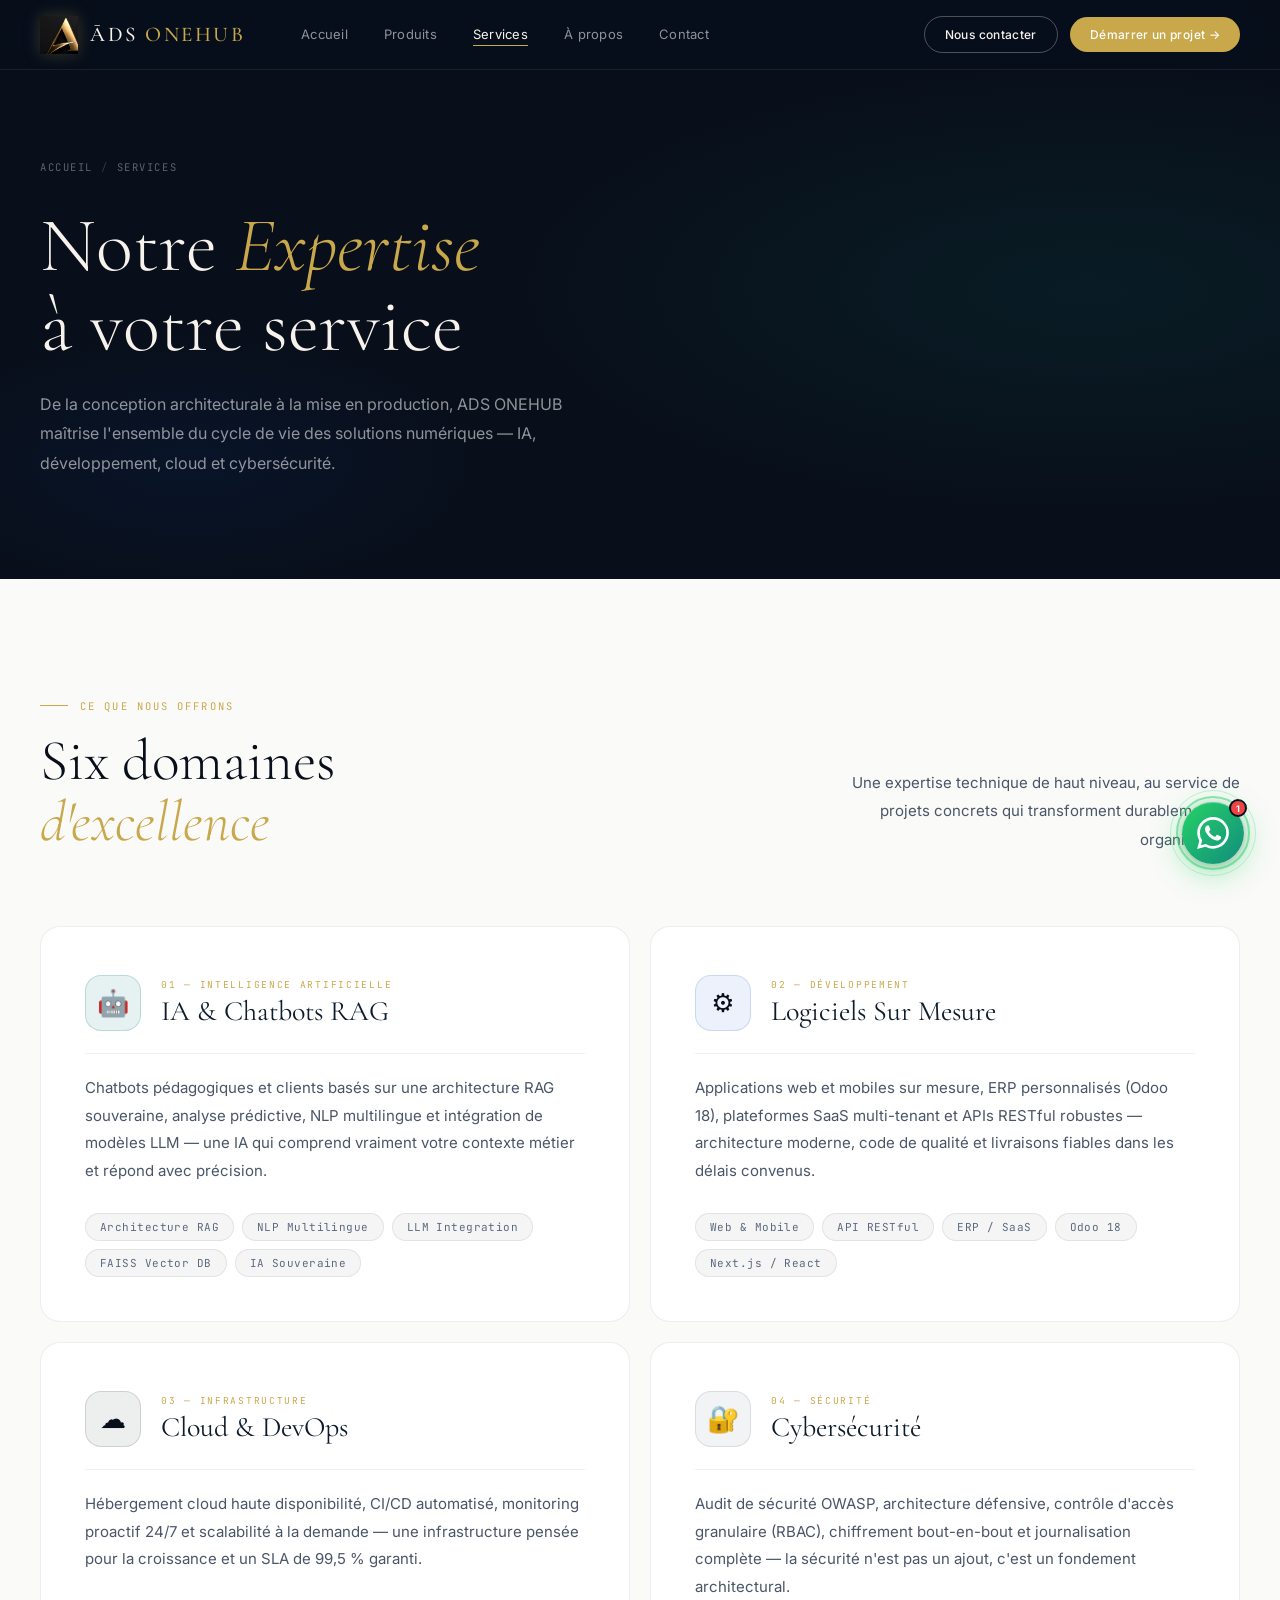
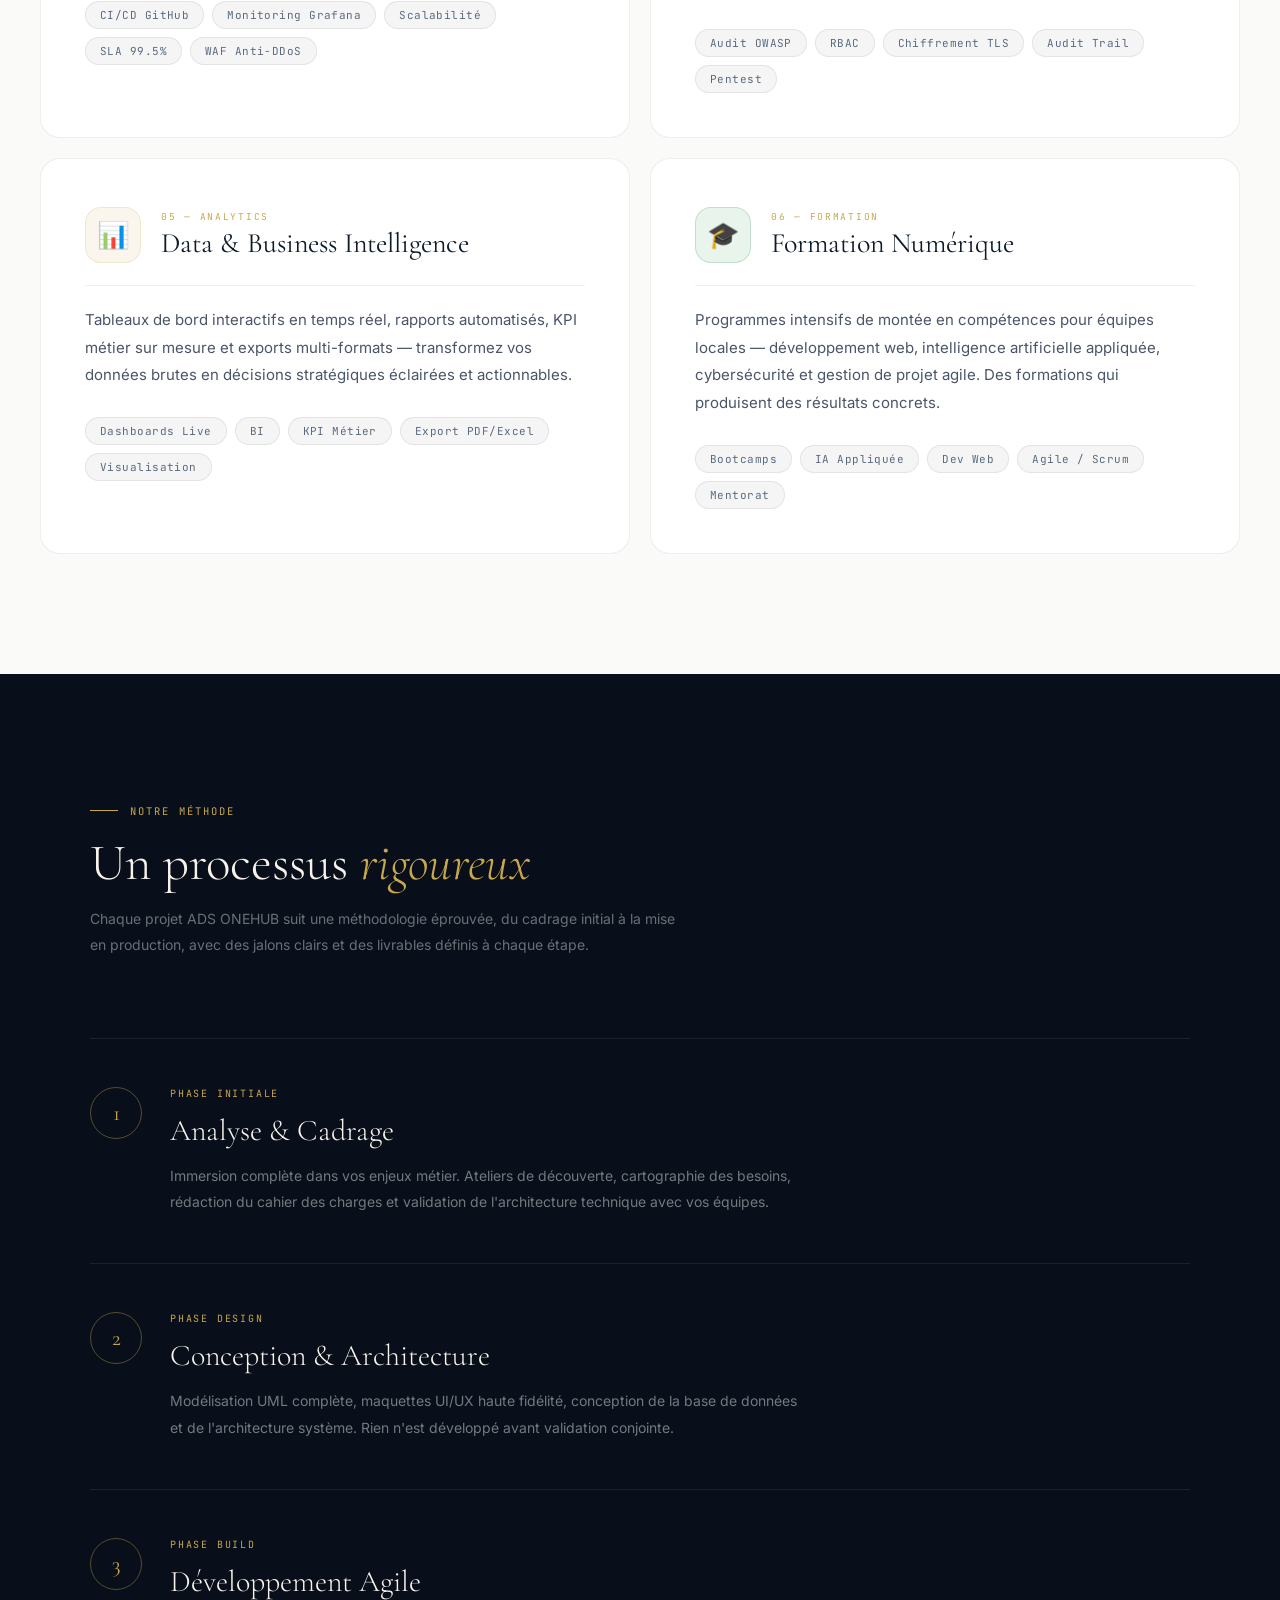
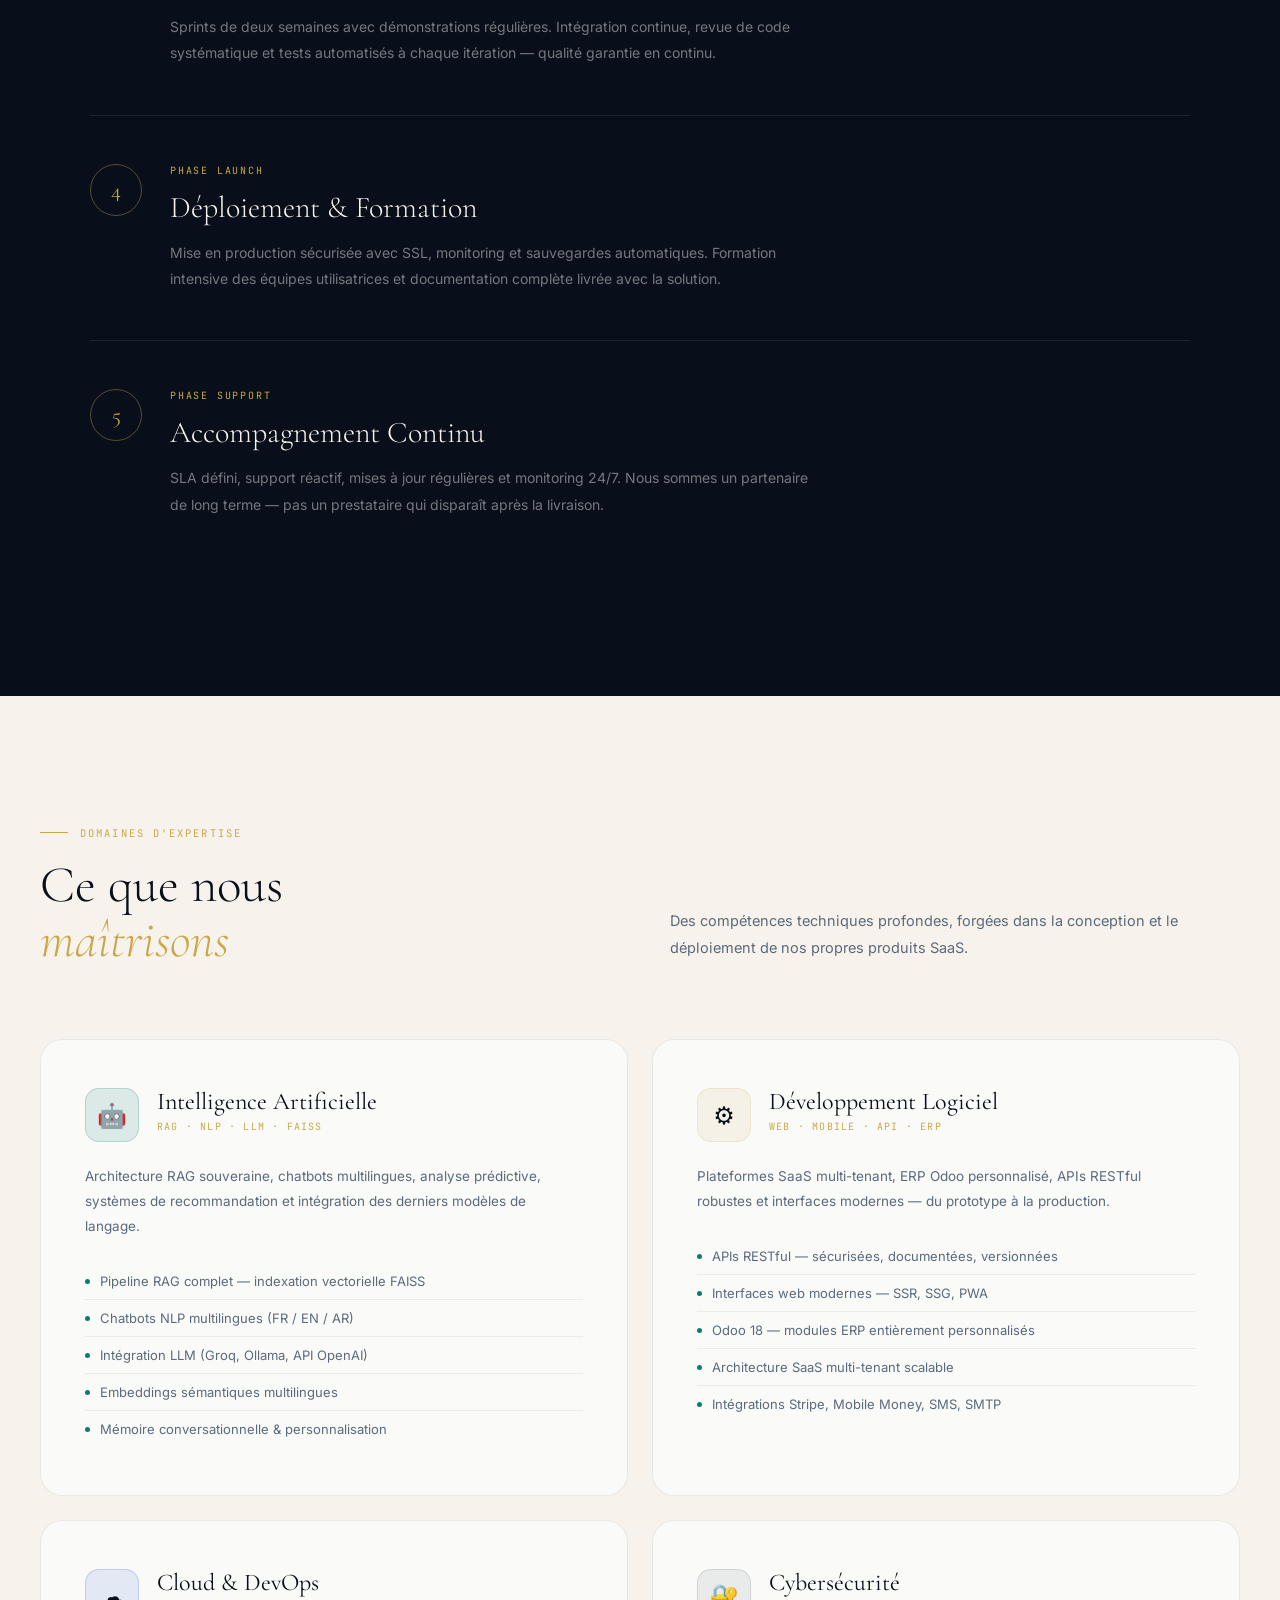
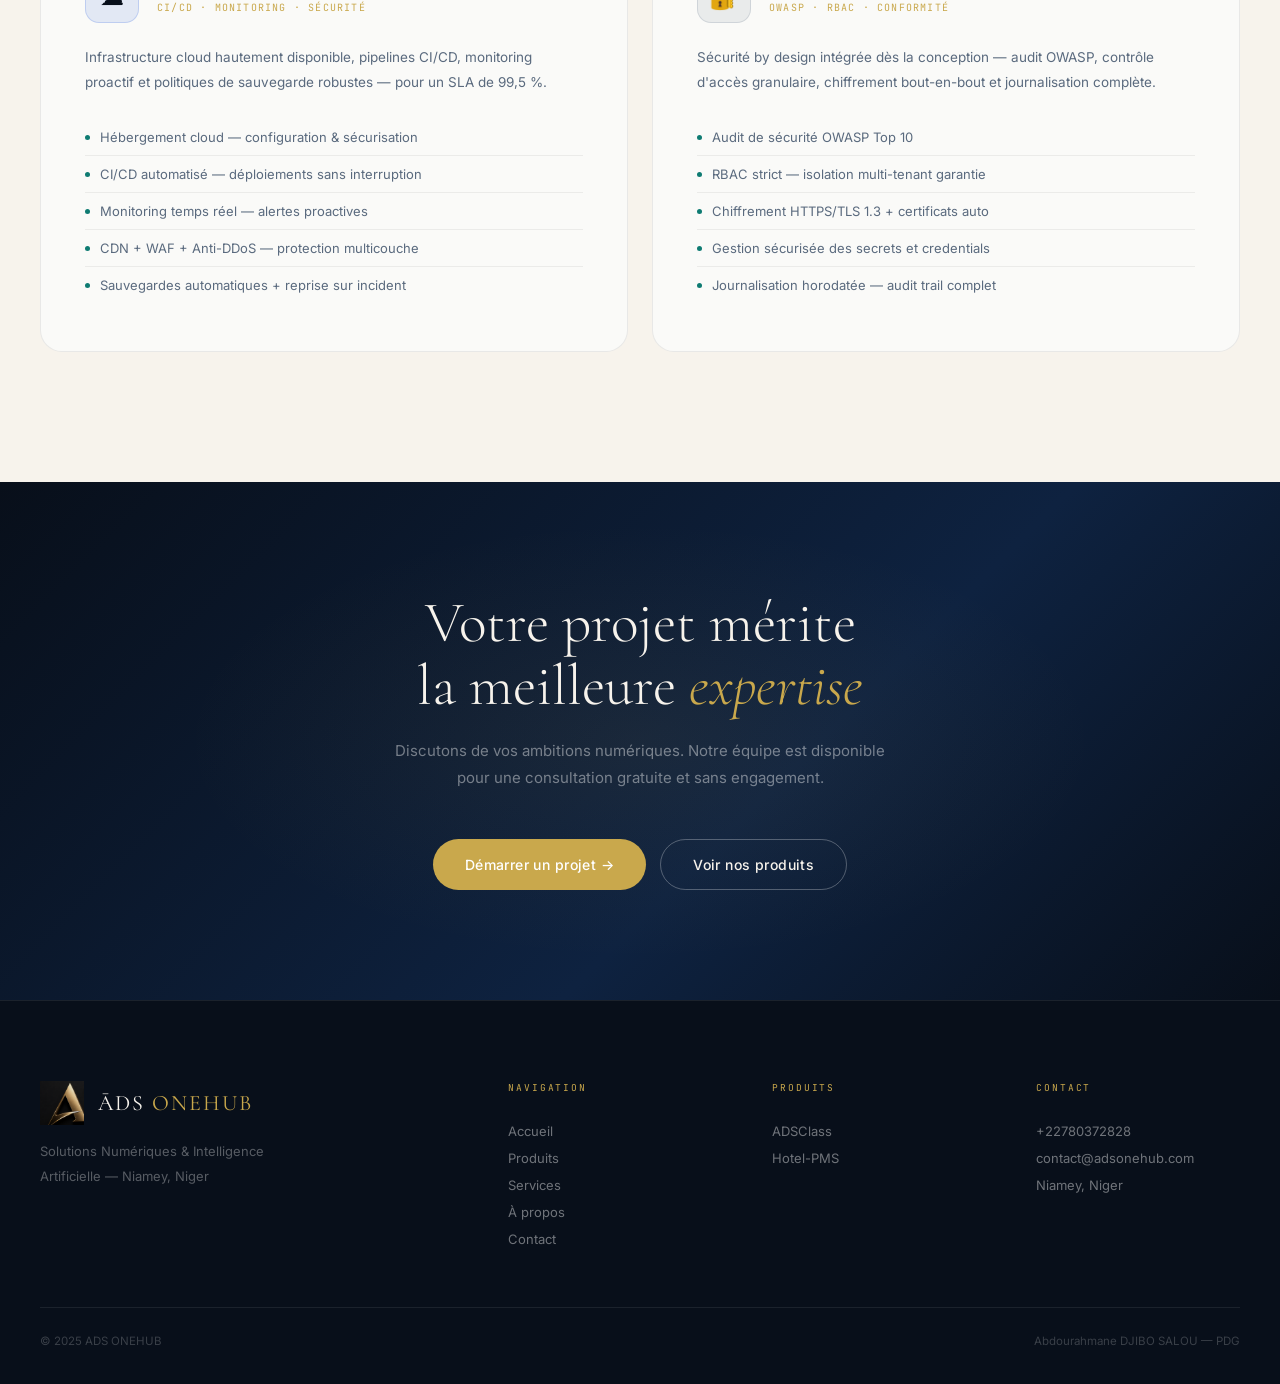
<file: services.html>
<!DOCTYPE html>
<html lang="fr">
<head>
<meta charset="UTF-8">
<meta name="viewport" content="width=device-width, initial-scale=1.0">
<title>Services — IA, Développement, Cloud &amp; Cybersécurité | ADS ONEHUB</title>
<!-- ══════════ SEO ULTRA-PREMIUM — ADS ONEHUB ══════════ -->
  <!-- Primary -->
  <meta name="description" content="ADS ONEHUB offre des services en intelligence artificielle, développement logiciel sur mesure, infrastructure cloud, cybersécurité et formation numérique au Niger et en Afrique.">
  <meta name="keywords" content="développement logiciel Niger, intelligence artificielle Afrique, RAG pipeline, chatbot multilingue, cybersécurité Afrique, cloud DevOps, formation IA Niger, Ads Onehub services, ADSONEHUB développement, agence tech Niger">
  <meta name="author" content="ADS ONEHUB — Abdourahmane DJIBO SALOU">
  <meta name="robots" content="index, follow, max-image-preview:large, max-snippet:-1, max-video-preview:-1">
  <meta name="googlebot" content="index, follow">
  <meta name="language" content="French">
  <meta name="revisit-after" content="7 days">
  <meta name="geo.region" content="NE">
  <meta name="geo.placename" content="Niamey, Niger">
  <link rel="canonical" href="https://adsonehub.com/services.html">

  <!-- Open Graph / Facebook / WhatsApp / LinkedIn -->
  <meta property="og:type" content="website">
  <meta property="og:url" content="https://adsonehub.com/services.html">
  <meta property="og:site_name" content="ADS ONEHUB">
  <meta property="og:title" content="Services Tech &amp; IA — ADS ONEHUB Niger">
  <meta property="og:description" content="IA, développement logiciel, cloud, cybersécurité et formation numérique — ADS ONEHUB accompagne votre transformation digitale en Afrique de l'Ouest.">
  <meta property="og:image" content="https://adsonehub.com/og-image.jpg">
  <meta property="og:image:width" content="1200">
  <meta property="og:image:height" content="630">
  <meta property="og:image:alt" content="ADS ONEHUB — Solutions Numériques &amp; Intelligence Artificielle">
  <meta property="og:locale" content="fr_FR">

  <!-- Twitter / X Card -->
  <meta name="twitter:card" content="summary_large_image">
  <meta name="twitter:title" content="Services IA &amp; Dev — ADS ONEHUB Niger">
  <meta name="twitter:description" content="IA, développement logiciel, cloud, cybersécurité et formation numérique — ADS ONEHUB accompagne votre transformation digitale en Afrique de l'Ouest.">
  <meta name="twitter:image" content="https://adsonehub.com/og-image.jpg">
  <meta name="twitter:image:alt" content="ADS ONEHUB Logo">

  <!-- Favicon -->
  <link rel="icon" type="image/x-icon" href="favicon.ico">
  <link rel="icon" type="image/png" sizes="32x32" href="favicon-32.png">
  <link rel="icon" type="image/png" sizes="16x16" href="favicon-16.png">
  <link rel="apple-touch-icon" sizes="180x180" href="apple-touch-icon.png">
  <link rel="icon" type="image/png" sizes="192x192" href="favicon-192.png">
  <link rel="icon" type="image/png" sizes="512x512" href="favicon-512.png">
  <link rel="manifest" href="manifest.json">
  <meta name="msapplication-config" content="browserconfig.xml">
  <meta name="theme-color" content="#080F1A">
  <meta name="msapplication-TileColor" content="#080F1A">
  <meta name="msapplication-TileImage" content="logo.png">

  <!-- Schema.org JSON-LD -->
  <script type="application/ld+json">
  {
    "@context": "https://schema.org",
    "@type": "Organization",
    "name": "ADS ONEHUB",
    "alternateName": ["AdsOnehub", "Ads Onehub", "ADSONEHUB", "ADS-ONEHUB"],
    "url": "https://adsonehub.com",
    "logo": "https://adsonehub.com/logo.png",
    "description": "ADS ONEHUB conçoit des plateformes numériques intelligentes pour l'Afrique de l'Ouest. Intelligence Artificielle, ERP Scolaire (ADSClass) et Gestion Hôtelière (Hotel-PMS).",
    "foundingLocation": {"@type": "Place", "name": "Niamey, Niger"},
    "areaServed": ["Niger", "Afrique de l'Ouest", "Maroc"],
    "contactPoint": {
      "@type": "ContactPoint",
      "telephone": "+227 80372828/+212627616719",
      "email": "contact@adsonehub.com",
      "contactType": "customer service",
      "availableLanguage": ["French", "English", "Arabic"]
    },
    "founder": {
      "@type": "Person",
      "name": "Abdourahmane DJIBO SALOU",
      "jobTitle": "Promoteur & PDG",
      "knowsAbout": ["Intelligence Artificielle", "Développement Logiciel", "ERP", "SaaS"]
    },
    "sameAs": []
  }
  </script>
  <!-- ══════════════════════════════════════════════════ -->

<link href="https://fonts.googleapis.com/css2?family=Cormorant+Garamond:ital,wght@0,300;0,400;0,500;1,300;1,400;1,500&family=Inter:wght@300;400;500;600&family=JetBrains+Mono:wght@400;500&display=swap" rel="stylesheet">
<link rel="stylesheet" href="shared.css">
<style>
/* ── SERVICES GRID — REDESIGN ULTRA LISIBLE ──────────────────────── */
.svc-section { padding:120px 40px; background:#FAFAF8; }
.svc-inner { max-width:1280px; margin:0 auto; }

.svc-header {
  display:grid; grid-template-columns:1fr 1fr; gap:60px;
  align-items:flex-end; margin-bottom:72px;
}
.svc-header-right p {
  font-size:15px; color:#4a5568; line-height:1.88;
  max-width:420px; margin-left:auto; text-align:right;
}

/* Grid : 2 colonnes larges, cartes spacieuses ─────────────────────── */
.svc-grid {
  display:grid;
  grid-template-columns:repeat(2,1fr);
  gap:20px;
}

.svc-tile {
  background:#fff;
  border:1px solid rgba(8,15,26,.07);
  border-radius:20px;
  padding:48px 44px 44px;
  transition:box-shadow .3s, transform .3s, border-color .3s;
  cursor:default; position:relative; overflow:hidden;
}
.svc-tile:hover {
  box-shadow:0 20px 60px rgba(8,15,26,.10);
  transform:translateY(-3px);
  border-color:rgba(201,168,76,.25);
}

/* colour accent line on left side ─────────────────────────────────── */
.svc-tile::before {
  content:''; position:absolute; left:0; top:32px; bottom:32px;
  width:3px; border-radius:0 3px 3px 0;
  background:linear-gradient(180deg, var(--gold), var(--teal));
  opacity:0; transition:opacity .3s;
}
.svc-tile:hover::before { opacity:1; }

/* icon box ─────────────────────────────────────────────────────────── */
.svc-tile-head {
  display:flex; align-items:center; gap:20px; margin-bottom:22px;
}
.svc-tile-icon-box {
  width:56px; height:56px; border-radius:16px; flex-shrink:0;
  display:flex; align-items:center; justify-content:center;
  font-size:26px; border:1px solid;
}
.icon-teal  { background:rgba(14,123,114,.1);  border-color:rgba(14,123,114,.2); }
.icon-gold  { background:rgba(201,168,76,.1);  border-color:rgba(201,168,76,.2); }
.icon-blue  { background:rgba(27,79,216,.08);  border-color:rgba(27,79,216,.16); }
.icon-slate { background:rgba(90,106,126,.08); border-color:rgba(90,106,126,.16); }
.icon-navy  { background:rgba(8,15,26,.07);    border-color:rgba(8,15,26,.13); }
.icon-green { background:rgba(21,128,61,.09);  border-color:rgba(21,128,61,.18); }

.svc-tile-head-right {}
.svc-tile-num {
  font-family:var(--mono); font-size:9.5px; letter-spacing:.18em;
  color:var(--gold); text-transform:uppercase; margin-bottom:4px;
}
.svc-tile-name {
  font-family:var(--serif); font-size:28px; color:#0D1B2A;
  font-weight:400; line-height:1.15;
}

/* description ──────────────────────────────────────────────────────── */
.svc-tile-desc {
  font-size:15px; color:#4a5568;
  line-height:1.85; margin-bottom:28px;
  border-top:1px solid rgba(0,0,0,.06);
  padding-top:20px;
}

/* tags ─────────────────────────────────────────────────────────────── */
.svc-tile-tags { display:flex; flex-wrap:wrap; gap:8px; }
.svc-tile-tag {
  font-family:var(--mono); font-size:11px; letter-spacing:.04em;
  padding:6px 14px; border-radius:100px;
  background:rgba(8,15,26,.04); color:#5a6a7e;
  border:1px solid rgba(8,15,26,.08);
  transition:background .2s, color .2s, border-color .2s;
}
.svc-tile:hover .svc-tile-tag {
  background:rgba(201,168,76,.07);
  color:#8a6020; border-color:rgba(201,168,76,.22);
}

/* ── PROCESS ─────────────────────────────────────────────────────────── */
.process-section { padding:130px 40px; background:var(--navy); }
.process-inner { max-width:1100px; margin:0 auto; }
.process-header { max-width:600px; margin-bottom:80px; }
.process-steps { display:grid; gap:0; }
.process-step {
  display:grid; grid-template-columns:80px 1fr;
  gap:0; border-bottom:1px solid var(--border); padding:48px 0;
  transition:background .2s;
}
.process-step:first-child { border-top:1px solid var(--border); }
.process-step:hover { background:rgba(255,255,255,.025); margin:0 -40px; padding:48px 40px; }
.ps-left { padding-right:40px; }
.ps-num {
  width:52px; height:52px; border-radius:50%;
  border:1.5px solid rgba(201,168,76,.4);
  display:flex; align-items:center; justify-content:center;
  font-family:var(--serif); font-size:22px; color:var(--gold);
}
.ps-right {}
.ps-phase { font-family:var(--mono); font-size:10px; letter-spacing:.18em; color:var(--gold); text-transform:uppercase; margin-bottom:12px; }
.ps-title { font-family:var(--serif); font-size:30px; color:var(--cream); font-weight:300; margin-bottom:14px; }
.ps-desc { font-size:14px; color:rgba(255,255,255,.44); line-height:1.88; max-width:640px; }

/* ── EXPERTISE DEEP ──────────────────────────────────────────────────── */
.exp-section { padding:130px 40px; background:var(--cream); }
.exp-inner { max-width:1320px; margin:0 auto; }
.exp-grid { display:grid; grid-template-columns:1fr 1fr; gap:24px; margin-top:72px; }
.exp-card {
  background:var(--offwhite); border:1px solid rgba(0,0,0,.07);
  border-radius:var(--r-lg); padding:48px 44px;
  transition:box-shadow .28s, transform .28s;
}
.exp-card:hover { box-shadow:var(--shadow-lg); transform:translateY(-4px); }
.exp-card-header { display:flex; align-items:flex-start; gap:18px; margin-bottom:22px; }
.exp-card-icon {
  width:54px; height:54px; border-radius:14px; flex-shrink:0;
  display:flex; align-items:center; justify-content:center; font-size:24px;
}
.eci-teal { background:rgba(14,123,114,.12); border:1px solid rgba(14,123,114,.2); }
.eci-gold { background:rgba(201,168,76,.1); border:1px solid rgba(201,168,76,.18); }
.eci-blue { background:rgba(27,79,216,.1); border:1px solid rgba(27,79,216,.18); }
.eci-slate { background:rgba(90,106,126,.1); border:1px solid rgba(90,106,126,.18); }
.exp-card-title { font-family:var(--serif); font-size:24px; color:var(--navy); line-height:1.15; }
.exp-card-sub { font-family:var(--mono); font-size:10px; letter-spacing:.12em; color:var(--gold); text-transform:uppercase; margin-top:4px; }
.exp-card-desc { font-size:13.5px; color:var(--slate); line-height:1.85; margin-bottom:24px; }
.exp-card-list { display:flex; flex-direction:column; gap:0; }
.exp-card-li {
  font-size:13px; color:#5a6a7e; padding:10px 0;
  border-bottom:1px solid rgba(0,0,0,.06);
  display:flex; align-items:center; gap:10px;
}
.exp-card-li::before { content:''; width:5px; height:5px; border-radius:50%; background:var(--teal); flex-shrink:0; }
.exp-card-li:last-child { border:none; }

/* ── CTA STRIP ───────────────────────────────────────────────────────── */
.cta-strip {
  padding:110px 40px;
  background:linear-gradient(135deg, var(--navy) 0%, #0e2240 60%, var(--navy) 100%);
  text-align:center; position:relative; overflow:hidden;
}
.cta-strip::before {
  content:''; position:absolute; inset:0;
  background:radial-gradient(ellipse 55% 65% at 50% 50%, rgba(201,168,76,.07) 0%, transparent 65%);
}
.cta-strip-inner { max-width:680px; margin:0 auto; position:relative; z-index:1; }
.cta-strip h2 { font-family:var(--serif); font-size:clamp(36px,4.5vw,62px); font-weight:300; color:var(--cream); line-height:1.08; margin-bottom:20px; }
.cta-strip h2 em { font-style:italic; color:var(--gold); }
.cta-strip p { font-size:15px; color:rgba(255,255,255,.42); line-height:1.82; margin-bottom:48px; max-width:520px; margin-inline:auto; }

@media(max-width:1080px){
  .svc-grid { grid-template-columns:1fr; }
  .svc-header { grid-template-columns:1fr; }
  .svc-header-right p { text-align:left; margin-left:0; }
  .exp-grid { grid-template-columns:1fr; }
}
@media(max-width:640px){
  .svc-grid { grid-template-columns:1fr; }
  .process-step:hover { margin:0; padding:48px 0; }
  .svc-tile { padding:36px 28px; }
}

/* ── LOGO STYLES ─────────────────────────────────────────────────── */
.nav-logo-img {
  display: flex; align-items: center; gap: 12px;
  text-decoration: none; margin-right: 56px; flex-shrink: 0;
}
.nav-logo-img-el {
  height: 38px; width: auto;
  filter: brightness(1.1) drop-shadow(0 0 8px rgba(201,168,76,.25));
  transition: filter .25s, transform .25s;
}
.nav-logo-img:hover .nav-logo-img-el {
  filter: brightness(1.2) drop-shadow(0 0 14px rgba(201,168,76,.5));
  transform: scale(1.04);
}
.nav-logo-text {
  font-family: var(--serif); font-size: 21px; font-weight: 500;
  color: var(--cream); letter-spacing: 2.5px;
}
.nav-logo-text em { font-style: normal; color: var(--gold); }

.footer-brand-logo {
  display: flex; align-items: center; gap: 14px;
}
.footer-logo-img {
  height: 44px; width: auto;
  filter: brightness(.9) saturate(.85);
  transition: filter .25s;
}
.footer-brand-logo:hover .footer-logo-img {
  filter: brightness(1.05) saturate(1);
}
.footer-brand-logo span {
  font-family: var(--serif); font-size: 22px; color: var(--cream); letter-spacing: 2px;
}
.footer-brand-logo span em { font-style: normal; color: var(--gold); }


/* ══ WHATSAPP FLOATING BUTTON — ULTRA PREMIUM ══════════════════════ */
.wa-float {
  position: fixed;
  bottom: 36px;
  right: 36px;
  z-index: 9999;
  display: flex;
  flex-direction: column;
  align-items: flex-end;
  gap: 12px;
}

/* Main button */
.wa-btn {
  width: 62px; height: 62px; border-radius: 50%;
  background: linear-gradient(135deg, #25D366 0%, #128C7E 100%);
  display: flex; align-items: center; justify-content: center;
  cursor: pointer; text-decoration: none;
  box-shadow:
    0 8px 32px rgba(37,211,102,.45),
    0 2px 8px rgba(0,0,0,.25),
    inset 0 1px 0 rgba(255,255,255,.25);
  transition: transform .3s cubic-bezier(.34,1.56,.64,1), box-shadow .3s;
  position: relative;
}
.wa-btn:hover {
  transform: scale(1.1) translateY(-3px);
  box-shadow:
    0 16px 48px rgba(37,211,102,.55),
    0 4px 16px rgba(0,0,0,.3),
    inset 0 1px 0 rgba(255,255,255,.3);
}
.wa-btn:active { transform: scale(.97); }

/* WhatsApp SVG icon */
.wa-icon {
  width: 32px; height: 32px; fill: #fff;
}

/* Pulse ring animation */
.wa-btn::before {
  content: '';
  position: absolute; inset: -6px; border-radius: 50%;
  border: 2px solid rgba(37,211,102,.5);
  animation: wa-pulse 2.4s ease-out infinite;
}
.wa-btn::after {
  content: '';
  position: absolute; inset: -12px; border-radius: 50%;
  border: 1.5px solid rgba(37,211,102,.25);
  animation: wa-pulse 2.4s .4s ease-out infinite;
}
@keyframes wa-pulse {
  0%   { transform: scale(.88); opacity: .9; }
  70%  { transform: scale(1.18); opacity: 0; }
  100% { transform: scale(1.18); opacity: 0; }
}

/* Tooltip bubble */
.wa-tooltip {
  background: rgba(8,15,26,.94);
  border: 1px solid rgba(255,255,255,.1);
  border-radius: 14px;
  padding: 14px 20px;
  backdrop-filter: blur(20px);
  box-shadow: 0 12px 40px rgba(0,0,0,.4), inset 0 1px 0 rgba(255,255,255,.07);
  transform: translateX(10px);
  opacity: 0; pointer-events: none;
  transition: opacity .28s, transform .28s;
  white-space: nowrap;
  min-width: 200px;
}
@media (hover: hover) and (pointer: fine) {
  .wa-float:hover .wa-tooltip { opacity: 1; transform: translateX(0); pointer-events: auto; }
}
.wa-float.open .wa-tooltip {
  opacity: 1; transform: translateX(0); pointer-events: auto;
}
.wa-tooltip-label {
  font-family: 'JetBrains Mono', monospace;
  font-size: 9.5px; letter-spacing: .16em;
  color: rgba(255,255,255,.35); text-transform: uppercase; margin-bottom: 6px;
}
.wa-tooltip-name {
  font-size: 14px; font-weight: 600; color: #fff; margin-bottom: 2px;
}
.wa-tooltip-status {
  display: flex; align-items: center; gap: 6px;
  font-size: 12px; color: rgba(255,255,255,.45);
}
.wa-tooltip-dot {
  width: 7px; height: 7px; border-radius: 50%; background: #25D366;
  animation: wa-pulse 2s infinite;
}
.wa-tooltip-msg {
  font-size: 12.5px; color: rgba(255,255,255,.55);
  margin-top: 10px; padding-top: 10px;
  border-top: 1px solid rgba(255,255,255,.08);
  line-height: 1.5;
}
.wa-tooltip-cta {
  display: inline-flex; align-items: center; gap: 8px;
  margin-top: 12px; width: 100%; justify-content: center;
  background: linear-gradient(135deg, #25D366, #128C7E);
  color: #fff; font-size: 12.5px; font-weight: 500;
  padding: 10px 16px; border-radius: 100px; text-decoration: none;
  transition: opacity .2s, transform .2s;
  box-shadow: 0 4px 16px rgba(37,211,102,.35);
}
.wa-tooltip-cta:hover { opacity: .9; transform: translateY(-1px); }

/* Badge notification */
.wa-badge {
  position: absolute; top: -3px; right: -3px;
  width: 18px; height: 18px; border-radius: 50%;
  background: #ef4444; border: 2px solid #080F1A;
  display: flex; align-items: center; justify-content: center;
  font-size: 9px; font-weight: 700; color: #fff;
  animation: wa-badge-in .4s .8s cubic-bezier(.34,1.56,.64,1) both;
}
@keyframes wa-badge-in {
  from { transform: scale(0); opacity: 0; }
  to   { transform: scale(1); opacity: 1; }
}

/* Entry animation */
.wa-float {
  animation: wa-enter .6s 1.5s cubic-bezier(.34,1.56,.64,1) both;
}
@keyframes wa-enter {
  from { transform: translateY(20px) scale(.8); opacity: 0; }
  to   { transform: translateY(0) scale(1); opacity: 1; }
}

@media(max-width:768px){
  .wa-float { bottom: 24px; right: 20px; }
  .wa-btn { width: 56px; height: 56px; }
  .wa-icon { width: 28px; height: 28px; }
  .wa-tooltip { min-width: 180px; }
}
</style>
</head>
<body>
<nav class="nav">
  <div class="nav-wrap">
    <a href="index.html" class="nav-logo nav-logo-img">
      <img src="logo.png" alt="ADS ONEHUB — Intelligence Artificielle &amp; Solutions Numériques" class="nav-logo-img-el">
      <span class="nav-logo-text">ĀDS <em>ONEHUB</em></span>
    </a>
    <div class="nav-links">
      <a href="index.html">Accueil</a><a href="produits.html">Produits</a>
      <a href="services.html" class="active">Services</a>
      <a href="apropos.html">À propos</a><a href="contact.html">Contact</a>
    </div>
    <div class="nav-right">
      <a href="contact.html" class="btn btn-outline-light btn-sm">Nous contacter</a>
      <a href="contact.html" class="btn btn-gold btn-sm">Démarrer un projet →</a>
    </div>
    <button class="nav-burger" onclick="toggleMenu()">☰</button>
  </div>
  <div class="nav-mobile" id="navMobile">
    <a href="index.html">Accueil</a><a href="produits.html">Produits</a>
    <a href="services.html">Services</a><a href="apropos.html">À propos</a><a href="contact.html">Contact</a>
  </div>
</nav>

<section class="page-hero">
  <div class="page-hero-bg"></div>
  <div class="page-hero-inner">
    <div class="breadcrumb"><a href="index.html">Accueil</a><span>/</span>Services</div>
    <h1>Notre <em>Expertise</em><br>à votre service</h1>
    <p>De la conception architecturale à la mise en production, ADS ONEHUB maîtrise l'ensemble du cycle de vie des solutions numériques — IA, développement, cloud et cybersécurité.</p>
  </div>
</section>

<!-- SERVICES GRID -->
<section class="svc-section">
  <div class="svc-inner">
    <div class="svc-header">
      <div>
        <div class="s-label">Ce que nous offrons</div>
        <h2 style="font-family:var(--serif);font-size:clamp(38px,4.5vw,62px);font-weight:300;color:var(--navy);line-height:1.07">Six domaines<br><em style="font-style:italic;color:var(--gold)">d'excellence</em></h2>
      </div>
      <div class="svc-header-right">
        <p>Une expertise technique de haut niveau, au service de projets concrets qui transforment durablement les organisations.</p>
      </div>
    </div>
    <div class="svc-grid">

      <!-- 01 — IA -->
      <div class="svc-tile" data-reveal>
        <div class="svc-tile-head" data-reveal>
          <div class="svc-tile-icon-box icon-teal" data-reveal>🤖</div>
          <div class="svc-tile-head-right" data-reveal>
            <div class="svc-tile-num" data-reveal>01 — Intelligence Artificielle</div>
            <div class="svc-tile-name" data-reveal>IA &amp; Chatbots RAG</div>
          </div>
        </div>
        <p class="svc-tile-desc">Chatbots pédagogiques et clients basés sur une architecture RAG souveraine, analyse prédictive, NLP multilingue et intégration de modèles LLM — une IA qui comprend vraiment votre contexte métier et répond avec précision.</p>
        <div class="svc-tile-tags" data-reveal>
          <span class="svc-tile-tag">Architecture RAG</span>
          <span class="svc-tile-tag">NLP Multilingue</span>
          <span class="svc-tile-tag">LLM Integration</span>
          <span class="svc-tile-tag">FAISS Vector DB</span>
          <span class="svc-tile-tag">IA Souveraine</span>
        </div>
      </div>

      <!-- 02 — Dev -->
      <div class="svc-tile" data-reveal>
        <div class="svc-tile-head" data-reveal>
          <div class="svc-tile-icon-box icon-blue" data-reveal>⚙️</div>
          <div class="svc-tile-head-right" data-reveal>
            <div class="svc-tile-num" data-reveal>02 — Développement</div>
            <div class="svc-tile-name" data-reveal>Logiciels Sur Mesure</div>
          </div>
        </div>
        <p class="svc-tile-desc">Applications web et mobiles sur mesure, ERP personnalisés (Odoo 18), plateformes SaaS multi-tenant et APIs RESTful robustes — architecture moderne, code de qualité et livraisons fiables dans les délais convenus.</p>
        <div class="svc-tile-tags" data-reveal>
          <span class="svc-tile-tag">Web &amp; Mobile</span>
          <span class="svc-tile-tag">API RESTful</span>
          <span class="svc-tile-tag">ERP / SaaS</span>
          <span class="svc-tile-tag">Odoo 18</span>
          <span class="svc-tile-tag">Next.js / React</span>
        </div>
      </div>

      <!-- 03 — Cloud -->
      <div class="svc-tile" data-reveal>
        <div class="svc-tile-head" data-reveal>
          <div class="svc-tile-icon-box icon-navy" data-reveal>☁️</div>
          <div class="svc-tile-head-right" data-reveal>
            <div class="svc-tile-num" data-reveal>03 — Infrastructure</div>
            <div class="svc-tile-name" data-reveal>Cloud &amp; DevOps</div>
          </div>
        </div>
        <p class="svc-tile-desc">Hébergement cloud haute disponibilité, CI/CD automatisé, monitoring proactif 24/7 et scalabilité à la demande — une infrastructure pensée pour la croissance et un SLA de 99,5 % garanti.</p>
        <div class="svc-tile-tags" data-reveal>
          <span class="svc-tile-tag">CI/CD GitHub</span>
          <span class="svc-tile-tag">Monitoring Grafana</span>
          <span class="svc-tile-tag">Scalabilité</span>
          <span class="svc-tile-tag">SLA 99.5%</span>
          <span class="svc-tile-tag">WAF Anti-DDoS</span>
        </div>
      </div>

      <!-- 04 — Sécu -->
      <div class="svc-tile" data-reveal>
        <div class="svc-tile-head" data-reveal>
          <div class="svc-tile-icon-box icon-slate" data-reveal>🔐</div>
          <div class="svc-tile-head-right" data-reveal>
            <div class="svc-tile-num" data-reveal>04 — Sécurité</div>
            <div class="svc-tile-name" data-reveal>Cybersécurité</div>
          </div>
        </div>
        <p class="svc-tile-desc">Audit de sécurité OWASP, architecture défensive, contrôle d'accès granulaire (RBAC), chiffrement bout-en-bout et journalisation complète — la sécurité n'est pas un ajout, c'est un fondement architectural.</p>
        <div class="svc-tile-tags" data-reveal>
          <span class="svc-tile-tag">Audit OWASP</span>
          <span class="svc-tile-tag">RBAC</span>
          <span class="svc-tile-tag">Chiffrement TLS</span>
          <span class="svc-tile-tag">Audit Trail</span>
          <span class="svc-tile-tag">Pentest</span>
        </div>
      </div>

      <!-- 05 — Data -->
      <div class="svc-tile" data-reveal>
        <div class="svc-tile-head" data-reveal>
          <div class="svc-tile-icon-box icon-gold" data-reveal>📊</div>
          <div class="svc-tile-head-right" data-reveal>
            <div class="svc-tile-num" data-reveal>05 — Analytics</div>
            <div class="svc-tile-name" data-reveal>Data &amp; Business Intelligence</div>
          </div>
        </div>
        <p class="svc-tile-desc">Tableaux de bord interactifs en temps réel, rapports automatisés, KPI métier sur mesure et exports multi-formats — transformez vos données brutes en décisions stratégiques éclairées et actionnables.</p>
        <div class="svc-tile-tags" data-reveal>
          <span class="svc-tile-tag">Dashboards Live</span>
          <span class="svc-tile-tag">BI</span>
          <span class="svc-tile-tag">KPI Métier</span>
          <span class="svc-tile-tag">Export PDF/Excel</span>
          <span class="svc-tile-tag">Visualisation</span>
        </div>
      </div>

      <!-- 06 — Formation -->
      <div class="svc-tile" data-reveal>
        <div class="svc-tile-head" data-reveal>
          <div class="svc-tile-icon-box icon-green" data-reveal>🎓</div>
          <div class="svc-tile-head-right" data-reveal>
            <div class="svc-tile-num" data-reveal>06 — Formation</div>
            <div class="svc-tile-name" data-reveal>Formation Numérique</div>
          </div>
        </div>
        <p class="svc-tile-desc">Programmes intensifs de montée en compétences pour équipes locales — développement web, intelligence artificielle appliquée, cybersécurité et gestion de projet agile. Des formations qui produisent des résultats concrets.</p>
        <div class="svc-tile-tags" data-reveal>
          <span class="svc-tile-tag">Bootcamps</span>
          <span class="svc-tile-tag">IA Appliquée</span>
          <span class="svc-tile-tag">Dev Web</span>
          <span class="svc-tile-tag">Agile / Scrum</span>
          <span class="svc-tile-tag">Mentorat</span>
        </div>
      </div>

    </div>
  </div>
</section>

<!-- PROCESS -->
<section class="process-section">
  <div class="process-inner">
    <div class="process-header">
      <div style="font-family:var(--mono);font-size:10.5px;letter-spacing:.2em;color:var(--gold);text-transform:uppercase;margin-bottom:18px;display:flex;align-items:center;gap:12px"><span style="width:28px;height:1px;background:var(--gold);display:inline-block"></span>Notre Méthode</div>
      <h2 style="font-family:var(--serif);font-size:clamp(36px,4vw,56px);font-weight:300;color:var(--cream);line-height:1.06;margin-bottom:16px">Un processus <em style="font-style:italic;color:var(--gold)">rigoureux</em></h2>
      <p style="font-size:14px;color:rgba(255,255,255,.4);line-height:1.85">Chaque projet ADS ONEHUB suit une méthodologie éprouvée, du cadrage initial à la mise en production, avec des jalons clairs et des livrables définis à chaque étape.</p>
    </div>
    <div class="process-steps">
      <div class="process-step">
        <div class="ps-left"><div class="ps-num">1</div></div>
        <div class="ps-right">
          <div class="ps-phase">Phase Initiale</div>
          <div class="ps-title">Analyse &amp; Cadrage</div>
          <p class="ps-desc">Immersion complète dans vos enjeux métier. Ateliers de découverte, cartographie des besoins, rédaction du cahier des charges et validation de l'architecture technique avec vos équipes.</p>
        </div>
      </div>
      <div class="process-step">
        <div class="ps-left"><div class="ps-num">2</div></div>
        <div class="ps-right">
          <div class="ps-phase">Phase Design</div>
          <div class="ps-title">Conception &amp; Architecture</div>
          <p class="ps-desc">Modélisation UML complète, maquettes UI/UX haute fidélité, conception de la base de données et de l'architecture système. Rien n'est développé avant validation conjointe.</p>
        </div>
      </div>
      <div class="process-step">
        <div class="ps-left"><div class="ps-num">3</div></div>
        <div class="ps-right">
          <div class="ps-phase">Phase Build</div>
          <div class="ps-title">Développement Agile</div>
          <p class="ps-desc">Sprints de deux semaines avec démonstrations régulières. Intégration continue, revue de code systématique et tests automatisés à chaque itération — qualité garantie en continu.</p>
        </div>
      </div>
      <div class="process-step">
        <div class="ps-left"><div class="ps-num">4</div></div>
        <div class="ps-right">
          <div class="ps-phase">Phase Launch</div>
          <div class="ps-title">Déploiement &amp; Formation</div>
          <p class="ps-desc">Mise en production sécurisée avec SSL, monitoring et sauvegardes automatiques. Formation intensive des équipes utilisatrices et documentation complète livrée avec la solution.</p>
        </div>
      </div>
      <div class="process-step" style="border-bottom:none">
        <div class="ps-left"><div class="ps-num">5</div></div>
        <div class="ps-right">
          <div class="ps-phase">Phase Support</div>
          <div class="ps-title">Accompagnement Continu</div>
          <p class="ps-desc">SLA défini, support réactif, mises à jour régulières et monitoring 24/7. Nous sommes un partenaire de long terme — pas un prestataire qui disparaît après la livraison.</p>
        </div>
      </div>
    </div>
  </div>
</section>

<!-- EXPERTISE DEEP -->
<section class="exp-section">
  <div class="exp-inner">
    <div style="display:grid;grid-template-columns:1fr 1fr;gap:60px;align-items:flex-end;margin-bottom:0">
      <div>
        <div class="s-label">Domaines d'expertise</div>
        <h2 style="font-family:var(--serif);font-size:clamp(36px,4vw,56px);font-weight:300;color:var(--navy);line-height:1.07">Ce que nous<br><em style="font-style:italic;color:var(--gold)">maîtrisons</em></h2>
      </div>
      <p style="font-size:14.5px;color:var(--slate);line-height:1.85;padding-bottom:6px">Des compétences techniques profondes, forgées dans la conception et le déploiement de nos propres produits SaaS.</p>
    </div>
    <div class="exp-grid">
      <div class="exp-card" data-reveal>
        <div class="exp-card-header" data-reveal>
          <div class="exp-card-icon eci-teal" data-reveal>🤖</div>
          <div>
            <div class="exp-card-title" data-reveal>Intelligence Artificielle</div>
            <div class="exp-card-sub" data-reveal>RAG · NLP · LLM · FAISS</div>
          </div>
        </div>
        <p class="exp-card-desc">Architecture RAG souveraine, chatbots multilingues, analyse prédictive, systèmes de recommandation et intégration des derniers modèles de langage.</p>
        <div class="exp-card-list" data-reveal>
          <div class="exp-card-li" data-reveal>Pipeline RAG complet — indexation vectorielle FAISS</div>
          <div class="exp-card-li" data-reveal>Chatbots NLP multilingues (FR / EN / AR)</div>
          <div class="exp-card-li" data-reveal>Intégration LLM (Groq, Ollama, API OpenAI)</div>
          <div class="exp-card-li" data-reveal>Embeddings sémantiques multilingues</div>
          <div class="exp-card-li" data-reveal>Mémoire conversationnelle &amp; personnalisation</div>
        </div>
      </div>
      <div class="exp-card" data-reveal>
        <div class="exp-card-header" data-reveal>
          <div class="exp-card-icon eci-gold" data-reveal>⚙️</div>
          <div>
            <div class="exp-card-title" data-reveal>Développement Logiciel</div>
            <div class="exp-card-sub" data-reveal>Web · Mobile · API · ERP</div>
          </div>
        </div>
        <p class="exp-card-desc">Plateformes SaaS multi-tenant, ERP Odoo personnalisé, APIs RESTful robustes et interfaces modernes — du prototype à la production.</p>
        <div class="exp-card-list" data-reveal>
          <div class="exp-card-li" data-reveal>APIs RESTful — sécurisées, documentées, versionnées</div>
          <div class="exp-card-li" data-reveal>Interfaces web modernes — SSR, SSG, PWA</div>
          <div class="exp-card-li" data-reveal>Odoo 18 — modules ERP entièrement personnalisés</div>
          <div class="exp-card-li" data-reveal>Architecture SaaS multi-tenant scalable</div>
          <div class="exp-card-li" data-reveal>Intégrations Stripe, Mobile Money, SMS, SMTP</div>
        </div>
      </div>
      <div class="exp-card" data-reveal>
        <div class="exp-card-header" data-reveal>
          <div class="exp-card-icon eci-blue" data-reveal>☁️</div>
          <div>
            <div class="exp-card-title" data-reveal>Cloud &amp; DevOps</div>
            <div class="exp-card-sub" data-reveal>CI/CD · Monitoring · Sécurité</div>
          </div>
        </div>
        <p class="exp-card-desc">Infrastructure cloud hautement disponible, pipelines CI/CD, monitoring proactif et politiques de sauvegarde robustes — pour un SLA de 99,5 %.</p>
        <div class="exp-card-list" data-reveal>
          <div class="exp-card-li" data-reveal>Hébergement cloud — configuration &amp; sécurisation</div>
          <div class="exp-card-li" data-reveal>CI/CD automatisé — déploiements sans interruption</div>
          <div class="exp-card-li" data-reveal>Monitoring temps réel — alertes proactives</div>
          <div class="exp-card-li" data-reveal>CDN + WAF + Anti-DDoS — protection multicouche</div>
          <div class="exp-card-li" data-reveal>Sauvegardes automatiques + reprise sur incident</div>
        </div>
      </div>
      <div class="exp-card" data-reveal>
        <div class="exp-card-header" data-reveal>
          <div class="exp-card-icon eci-slate" data-reveal>🔐</div>
          <div>
            <div class="exp-card-title" data-reveal>Cybersécurité</div>
            <div class="exp-card-sub" data-reveal>OWASP · RBAC · Conformité</div>
          </div>
        </div>
        <p class="exp-card-desc">Sécurité by design intégrée dès la conception — audit OWASP, contrôle d'accès granulaire, chiffrement bout-en-bout et journalisation complète.</p>
        <div class="exp-card-list" data-reveal>
          <div class="exp-card-li" data-reveal>Audit de sécurité OWASP Top 10</div>
          <div class="exp-card-li" data-reveal>RBAC strict — isolation multi-tenant garantie</div>
          <div class="exp-card-li" data-reveal>Chiffrement HTTPS/TLS 1.3 + certificats auto</div>
          <div class="exp-card-li" data-reveal>Gestion sécurisée des secrets et credentials</div>
          <div class="exp-card-li" data-reveal>Journalisation horodatée — audit trail complet</div>
        </div>
      </div>
    </div>
  </div>
</section>

<!-- CTA STRIP -->
<section class="cta-strip">
  <div class="cta-strip-inner">
    <h2>Votre projet mérite<br>la meilleure <em>expertise</em></h2>
    <p>Discutons de vos ambitions numériques. Notre équipe est disponible pour une consultation gratuite et sans engagement.</p>
    <div style="display:flex;gap:14px;justify-content:center;flex-wrap:wrap">
      <a href="contact.html" class="btn btn-gold btn-lg">Démarrer un projet →</a>
      <a href="produits.html" class="btn btn-outline-light btn-lg">Voir nos produits</a>
    </div>
  </div>
</section>

<footer class="footer">
  <div class="footer-grid">
    <div class="footer-brand"><div class="footer-brand-name footer-brand-logo">
        <img src="logo.png" alt="ADS ONEHUB" class="footer-logo-img">
        <span>ĀDS <em>ONEHUB</em></span>
      </div><p>Solutions Numériques &amp; Intelligence Artificielle — Niamey, Niger</p></div>
    <div class="footer-col"><div class="footer-col-title">Navigation</div><a href="index.html">Accueil</a><a href="produits.html">Produits</a><a href="services.html">Services</a><a href="apropos.html">À propos</a><a href="contact.html">Contact</a></div>
    <div class="footer-col"><div class="footer-col-title">Produits</div><a href="produits.html">ADSClass</a><a href="produits.html">Hotel-PMS</a></div>
    <div class="footer-col"><div class="footer-col-title">Contact</div><a href="tel:+22780372828">+22780372828</a><a href="mailto:contact@adsonehub.com">contact@adsonehub.com</a><a>Niamey, Niger</a></div>
  </div>
  <div class="footer-bottom"><span>© 2025 ADS ONEHUB</span><span>Abdourahmane DJIBO SALOU — PDG</span></div>
</footer>
<script src="shared.js"></script>
<!-- ══ WHATSAPP FLOATING — ULTRA PREMIUM ══════════════════ -->
<div class="wa-float" id="waFloat">

  <!-- Tooltip popup -->
  <div class="wa-tooltip">
    <div class="wa-tooltip-label">Contact direct</div>
    <div class="wa-tooltip-name">ADS ONEHUB</div>
    <div class="wa-tooltip-status">
      <div class="wa-tooltip-dot"></div>
      Disponible maintenant
    </div>
    <div class="wa-tooltip-msg">
      👋 Bonjour ! Discutons de votre projet numérique.
    </div>
    <a
      href="https://wa.me/22780372828?text=Bonjour%20ADS%20ONEHUB%2C%20je%20souhaite%20discuter%20de%20votre%20solution%20et%20obtenir%20plus%20d%27informations."
      target="_blank" rel="noopener"
      class="wa-tooltip-cta"
    >
      <svg width="16" height="16" viewBox="0 0 24 24" fill="currentColor">
        <path d="M17.472 14.382c-.297-.149-1.758-.867-2.03-.967-.273-.099-.471-.148-.67.15-.197.297-.767.966-.94 1.164-.173.199-.347.223-.644.075-.297-.15-1.255-.463-2.39-1.475-.883-.788-1.48-1.761-1.653-2.059-.173-.297-.018-.458.13-.606.134-.133.298-.347.446-.52.149-.174.198-.298.298-.497.099-.198.05-.371-.025-.52-.075-.149-.669-1.612-.916-2.207-.242-.579-.487-.5-.669-.51-.173-.008-.371-.01-.57-.01-.198 0-.52.074-.792.372-.272.297-1.04 1.016-1.04 2.479 0 1.462 1.065 2.875 1.213 3.074.149.198 2.096 3.2 5.077 4.487.709.306 1.262.489 1.694.625.712.227 1.36.195 1.871.118.571-.085 1.758-.719 2.006-1.413.248-.694.248-1.289.173-1.413-.074-.124-.272-.198-.57-.347m-5.421 7.403h-.004a9.87 9.87 0 01-5.031-1.378l-.361-.214-3.741.982.998-3.648-.235-.374a9.86 9.86 0 01-1.51-5.26c.001-5.45 4.436-9.884 9.888-9.884 2.64 0 5.122 1.03 6.988 2.898a9.825 9.825 0 012.893 6.994c-.003 5.45-4.437 9.884-9.885 9.884m8.413-18.297A11.815 11.815 0 0012.05 0C5.495 0 .16 5.335.157 11.892c0 2.096.547 4.142 1.588 5.945L.057 24l6.305-1.654a11.882 11.882 0 005.683 1.448h.005c6.554 0 11.89-5.335 11.893-11.893a11.821 11.821 0 00-3.48-8.413Z"/>
      </svg>
      Démarrer la conversation
    </a>
  </div>

  <!-- Main button -->
  <a
    href="https://wa.me/22780372828?text=Bonjour%20ADS%20ONEHUB%2C%20je%20souhaite%20discuter%20de%20votre%20solution%20et%20obtenir%20plus%20d%27informations."
    target="_blank" rel="noopener"
    class="wa-btn"
    aria-label="Contacter ADS ONEHUB sur WhatsApp"
  >
    <div class="wa-badge">1</div>
    <svg class="wa-icon" viewBox="0 0 24 24">
      <path d="M17.472 14.382c-.297-.149-1.758-.867-2.03-.967-.273-.099-.471-.148-.67.15-.197.297-.767.966-.94 1.164-.173.199-.347.223-.644.075-.297-.15-1.255-.463-2.39-1.475-.883-.788-1.48-1.761-1.653-2.059-.173-.297-.018-.458.13-.606.134-.133.298-.347.446-.52.149-.174.198-.298.298-.497.099-.198.05-.371-.025-.52-.075-.149-.669-1.612-.916-2.207-.242-.579-.487-.5-.669-.51-.173-.008-.371-.01-.57-.01-.198 0-.52.074-.792.372-.272.297-1.04 1.016-1.04 2.479 0 1.462 1.065 2.875 1.213 3.074.149.198 2.096 3.2 5.077 4.487.709.306 1.262.489 1.694.625.712.227 1.36.195 1.871.118.571-.085 1.758-.719 2.006-1.413.248-.694.248-1.289.173-1.413-.074-.124-.272-.198-.57-.347m-5.421 7.403h-.004a9.87 9.87 0 01-5.031-1.378l-.361-.214-3.741.982.998-3.648-.235-.374a9.86 9.86 0 01-1.51-5.26c.001-5.45 4.436-9.884 9.888-9.884 2.64 0 5.122 1.03 6.988 2.898a9.825 9.825 0 012.893 6.994c-.003 5.45-4.437 9.884-9.885 9.884m8.413-18.297A11.815 11.815 0 0012.05 0C5.495 0 .16 5.335.157 11.892c0 2.096.547 4.142 1.588 5.945L.057 24l6.305-1.654a11.882 11.882 0 005.683 1.448h.005c6.554 0 11.89-5.335 11.893-11.893a11.821 11.821 0 00-3.48-8.413Z"/>
    </svg>
  </a>
</div>
<!-- ════════════════════════════════════════════════════════ -->
<script>
// ── WHATSAPP FLOAT ───────────────────────────────────────────────────
(function(){
  const btn = document.querySelector('.wa-btn');
  const float = document.getElementById('waFloat');
  if(!btn || !float) return;

  // Toggle tooltip on mobile tap
  btn.addEventListener('click', function(e){
    if(window.innerWidth <= 768) {
      e.preventDefault();
      float.classList.toggle('open');
    }
  });

  // Close on outside click
  document.addEventListener('click', function(e){
    if(!float.contains(e.target)) float.classList.remove('open');
  });

  // Hide badge after first hover
  const badge = float.querySelector('.wa-badge');
  float.addEventListener('mouseenter', function(){
    if(badge) { badge.style.transition = 'opacity .3s'; badge.style.opacity = '0'; }
  });
})();
</script>
</body>
</html>
</file>
<file: shared.css>
/* ══════════════════════════════════════════════════════════════════
   ADS TECH — Design System v2.0  |  Ultra-Premium
   ══════════════════════════════════════════════════════════════════ */

:root {
  --navy:     #080F1A;
  --navy-2:   #0D1829;
  --navy-3:   #111f35;
  --blue:     #1B4FD8;
  --teal:     #0E7B72;
  --teal-lt:  #B0F0EA;
  --gold:     #C9A84C;
  --gold-2:   #E8C97A;
  --gold-lt:  #FDF6E3;
  --cream:    #F7F3EC;
  --cream-2:  #F0EBE1;
  --offwhite: #FAFAF8;
  --slate:    #5A6A7E;
  --mist:     rgba(255,255,255,.55);
  --border:   rgba(255,255,255,.08);
  --border-lt:rgba(0,0,0,.07);
  --serif:    'Cormorant Garamond', Georgia, serif;
  --sans:     'Inter', system-ui, sans-serif;
  --mono:     'JetBrains Mono', monospace;
  --r-sm:     8px;
  --r-md:     14px;
  --r-lg:     22px;
  --r-xl:     32px;
  --shadow-sm:0 2px 12px rgba(0,0,0,.06);
  --shadow-md:0 8px 32px rgba(0,0,0,.1);
  --shadow-lg:0 24px 80px rgba(0,0,0,.16);
  --shadow-xl:0 40px 120px rgba(0,0,0,.22);
}

*,*::before,*::after{
  box-sizing:border-box;
  margin:0;
  padding:0;
}

html{
  scroll-behavior:smooth;
  font-size:16px;
}

body{
  font-family:var(--sans);
  background:var(--offwhite);
  color:var(--navy);
  -webkit-font-smoothing:antialiased;
  text-rendering:optimizeLegibility;
  overflow-x:hidden;
}

img{
  max-width:100%;
  display:block;
}

a{
  color:inherit;
  text-decoration:none;
}

/* ── TYPOGRAPHY ──────────────────────────────────────────────────── */

.t-display{
  font-family:var(--serif);
  font-weight:300;
  line-height:1.03;
  letter-spacing:-.5px;
}

.t-title{
  font-family:var(--serif);
  font-weight:300;
  line-height:1.08;
}

.t-mono{
  font-family:var(--mono);
  letter-spacing:.05em;
}

.t-gold{
  color:var(--gold);
}

.t-cream{
  color:var(--cream);
}

.t-mist{
  color:var(--mist);
}

.t-italic{
  font-style:italic;
}

.t-upper{
  text-transform:uppercase;
  letter-spacing:.12em;
}

/* ── BUTTONS ─────────────────────────────────────────────────────── */

.btn{
  display:inline-flex;
  align-items:center;
  gap:9px;
  font-size:13px;
  font-weight:500;
  letter-spacing:.03em;
  padding:13px 26px;
  border-radius:100px;
  border:none;
  cursor:pointer;
  text-decoration:none;
  transition:all .22s cubic-bezier(.4,0,.2,1);
  white-space:nowrap;
  position:relative;
  overflow:hidden;
}

.btn::before{
  content:'';
  position:absolute;
  inset:0;
  opacity:0;
  transition:opacity .22s;
}

.btn:hover::before{
  opacity:1;
}

.btn-gold{
  background:var(--gold);
  color:#fff;
}

.btn-gold::before{
  background:linear-gradient(135deg,rgba(255,255,255,.15),transparent);
}

.btn-gold:hover{
  transform:translateY(-2px);
  box-shadow:0 12px 36px rgba(201,168,76,.4);
}

.btn-outline-light{
  background:transparent;
  color:var(--cream);
  border:1.5px solid rgba(255,255,255,.28);
}

.btn-outline-light:hover{
  background:rgba(255,255,255,.08);
  border-color:rgba(255,255,255,.6);
}

.btn-outline-dark{
  background:transparent;
  color:var(--navy);
  border:1.5px solid rgba(8,15,26,.2);
}

.btn-outline-dark:hover{
  background:rgba(8,15,26,.05);
  border-color:var(--navy);
}

.btn-sm{
  font-size:12px;
  padding:10px 20px;
}

.btn-lg{
  font-size:14px;
  padding:16px 32px;
}

.btn-icon{
  width:44px;
  height:44px;
  padding:0;
  justify-content:center;
  border-radius:50%;
}

/* ── NAVIGATION ──────────────────────────────────────────────────── */

.nav{
  position:fixed;
  inset:0 0 auto;
  z-index:999;
  height:70px;
  display:flex;
  align-items:center;
  background:rgba(8,15,26,.82);
  backdrop-filter:blur(24px) saturate(180%);
  border-bottom:1px solid var(--border);
  transition:background .3s,box-shadow .3s;
}

.nav.scrolled{
  background:rgba(8,15,26,.96);
  box-shadow:0 4px 48px rgba(0,0,0,.35);
}

.nav-wrap{
  max-width:1320px;
  margin:0 auto;
  padding:0 40px;
  width:100%;
  display:flex;
  align-items:center;
  gap:0;
}

.nav-logo{
  font-family:var(--serif);
  font-size:21px;
  font-weight:500;
  color:var(--cream);
  letter-spacing:2.5px;
  margin-right:56px;
  flex-shrink:0;
  transition:opacity .2s;
}

.nav-logo:hover{
  opacity:.8;
}

.nav-logo em{
  font-style:normal;
  color:var(--gold);
}

.nav-links{
  display:flex;
  align-items:center;
  gap:36px;
  flex:1;
}

.nav-links a{
  font-size:13px;
  color:rgba(255,255,255,.55);
  letter-spacing:.02em;
  transition:color .2s;
  position:relative;
  padding-bottom:2px;
}

.nav-links a::after{
  content:'';
  position:absolute;
  left:0;
  bottom:-2px;
  width:0;
  height:1px;
  background:var(--gold);
  transition:width .25s;
}

.nav-links a:hover,
.nav-links a.active{
  color:var(--cream);
}

.nav-links a.active::after{
  width:100%;
}

.nav-right{
  display:flex;
  align-items:center;
  gap:12px;
  margin-left:auto;
}

/* ══════════════════════════════════════════════════════════════════
   MENU MOBILE — UNE SEULE ICÔNE
   ══════════════════════════════════════════════════════════════════ */

/*
   Par défaut, le hamburger est complètement caché.
   Il sera affiché uniquement sous 768px.
*/
.nav-burger{
  display:none;
}

/*
   Menu mobile caché par défaut.
*/
.nav-mobile{
  display:none;
}

/* ── MOBILE ──────────────────────────────────────────────────────── */

@media(max-width:768px){

  /* Navigation desktop complètement masquée */
  .nav-links{
    display:none !important;
  }

  /*
   * Le conteneur droit (boutons CTA desktop) est
   * complètement masqué sur mobile. Seul le
   * hamburger doit rester visible à droite du logo.
   */
  .nav-right{
    display:none !important;
  }

  /*
   * UNE SEULE ICÔNE HAMBURGER
   */
  .nav-burger{
    display:flex !important;
    align-items:center;
    justify-content:center;

    width:44px;
    height:44px;

    padding:0;
    margin:0;

    background:transparent;
    border:1px solid rgba(255,255,255,.18);

    color:var(--cream);

    border-radius:var(--r-sm);

    cursor:pointer;

    font-size:0;
    line-height:1;

    position:relative;
    z-index:1001;

    flex-shrink:0;

    transition:
      background .2s,
      border-color .2s,
      color .2s,
      transform .2s;
  }

  /*
   * L'icône est générée par CSS.
   *
   * Le contenu HTML éventuel du bouton est masqué
   * grâce à font-size:0.
   */
  .nav-burger::before{
    content:"☰";

    display:block;

    color:var(--cream);

    font-family:Arial,sans-serif;

    font-size:22px;

    line-height:1;

    width:100%;
    text-align:center;
  }

  .nav-burger:hover,
  .nav-burger.active{
    background:rgba(201,168,76,.12);
    border-color:rgba(201,168,76,.55);
    color:var(--gold);
  }

  .nav-burger:hover::before,
  .nav-burger.active::before{
    color:var(--gold);
  }

  .nav-burger:active{
    transform:scale(.94);
  }

  /*
   * NAV WRAPPER
   */
  .nav-wrap{
    padding:0 24px;
    min-height:70px;
    width:100%;
  }

  /*
   * LOGO
   */
  .nav-logo{
    margin-right:0;
    flex:1;
    min-width:0;
  }

  .nav-logo-img{
    margin-right:0;
    flex:1;
    min-width:0;
  }

  .nav-logo-img-el{
    height:34px;
  }

  .nav-logo-text{
    font-size:18px;
    letter-spacing:2px;
  }

  /*
   * MENU MOBILE
   */
  .nav-mobile{
    display:none;

    position:absolute;
    top:100%;
    left:0;
    right:0;

    width:100%;

    flex-direction:column;

    background:rgba(8,15,26,.98);

    border-top:1px solid rgba(255,255,255,.05);

    border-bottom:1px solid var(--border);

    padding:8px 0;

    box-shadow:0 16px 40px rgba(0,0,0,.35);

    max-height:calc(100vh - 70px);
    overflow-y:auto;
  }

  /*
   * Le JavaScript doit ajouter .open
   * pour ouvrir le menu.
   */
  .nav-mobile.open{
    display:flex;
  }

  .nav-mobile a{
    display:block;

    width:100%;

    font-size:14px;

    color:rgba(255,255,255,.65);

    padding:15px 24px;

    transition:
      background .15s,
      color .15s,
      border-color .15s;

    border-left:2px solid transparent;
  }

  .nav-mobile a:hover,
  .nav-mobile a:active{
    background:rgba(255,255,255,.04);
    color:var(--cream);
    border-color:var(--gold);
  }

  /* ── RESTE DU RESPONSIVE ─────────────────────────────────────── */

  .s-pad{
    padding:90px 24px;
  }

  .s-pad-sm{
    padding:60px 24px;
  }

  .g-2,
  .g-3,
  .g-4{
    grid-template-columns:1fr;
  }

  .page-hero{
    padding:130px 24px 80px;
  }

  .footer{
    padding:60px 24px 30px;
  }

  .footer-grid{
    grid-template-columns:1fr;
    gap:36px;
  }
}

/* ── SECTION COMMONS ─────────────────────────────────────────────── */

.s-pad{
  padding:130px 40px;
}

.s-pad-sm{
  padding:90px 40px;
}

.s-wrap{
  max-width:1320px;
  margin:0 auto;
}

.s-wrap-md{
  max-width:960px;
  margin:0 auto;
}

.s-wrap-sm{
  max-width:720px;
  margin:0 auto;
}

.s-label{
  font-family:var(--mono);
  font-size:10.5px;
  letter-spacing:.2em;
  color:var(--gold);
  text-transform:uppercase;
  margin-bottom:18px;
  display:flex;
  align-items:center;
  gap:12px;
}

.s-label::before{
  content:'';
  width:28px;
  height:1px;
  background:var(--gold);
}

.s-heading{
  font-family:var(--serif);
  font-weight:300;
  line-height:1.07;
  color:var(--navy);
}

.s-heading.light{
  color:var(--cream);
}

.s-heading em{
  font-style:italic;
  color:var(--gold);
}

.s-sub{
  font-size:15px;
  line-height:1.8;
  color:var(--slate);
  margin-top:14px;
}

.s-sub.light{
  color:var(--mist);
}

/* ── GRID SYSTEMS ────────────────────────────────────────────────── */

.g-2{
  display:grid;
  grid-template-columns:1fr 1fr;
  gap:24px;
}

.g-3{
  display:grid;
  grid-template-columns:repeat(3,1fr);
  gap:24px;
}

.g-4{
  display:grid;
  grid-template-columns:repeat(4,1fr);
  gap:20px;
}

.g-split{
  display:grid;
  grid-template-columns:1fr 1fr;
  gap:80px;
  align-items:center;
}

.g-split-lg{
  display:grid;
  grid-template-columns:1.1fr .9fr;
  gap:100px;
  align-items:center;
}

/* ── CARDS ───────────────────────────────────────────────────────── */

.card{
  background:#fff;
  border:1px solid var(--border-lt);
  border-radius:var(--r-lg);
  transition:box-shadow .25s,transform .25s;
}

.card:hover{
  box-shadow:var(--shadow-lg);
  transform:translateY(-4px);
}

.card-dark{
  background:rgba(255,255,255,.04);
  border:1px solid var(--border);
}

.card-dark:hover{
  background:rgba(255,255,255,.07);
  border-color:rgba(255,255,255,.14);
}

/* ── DIVIDERS ────────────────────────────────────────────────────── */

.divider{
  height:1px;
  background:linear-gradient(
    90deg,
    transparent,
    var(--border-lt) 50%,
    transparent
  );
  margin:0 40px;
}

.divider-gold{
  background:linear-gradient(
    90deg,
    transparent,
    var(--gold) 50%,
    transparent
  );
  height:1px;
  opacity:.3;
}

/* ── FOOTER ──────────────────────────────────────────────────────── */

.footer{
  background:var(--navy);
  border-top:1px solid var(--border);
  padding:80px 40px 36px;
}

.footer-grid{
  max-width:1320px;
  margin:0 auto 60px;
  display:grid;
  grid-template-columns:2fr 1fr 1fr 1fr;
  gap:60px;
}

.footer-brand-name{
  font-family:var(--serif);
  font-size:22px;
  color:var(--cream);
  letter-spacing:2px;
  margin-bottom:14px;
}

.footer-brand-name em{
  font-style:normal;
  color:var(--gold);
}

.footer-brand p{
  font-size:13px;
  color:rgba(255,255,255,.32);
  line-height:1.9;
  max-width:260px;
}

.footer-col-title{
  font-family:var(--mono);
  font-size:9.5px;
  letter-spacing:.2em;
  color:var(--gold);
  text-transform:uppercase;
  margin-bottom:18px;
}

.footer-col{
  display:flex;
  flex-direction:column;
  gap:11px;
}

.footer-col a{
  font-size:13px;
  color:rgba(255,255,255,.42);
  transition:color .2s;
}

.footer-col a:hover{
  color:var(--cream);
}

.footer-bottom{
  max-width:1320px;
  margin:0 auto;
  display:flex;
  justify-content:space-between;
  align-items:center;
  flex-wrap:wrap;
  gap:10px;
  border-top:1px solid var(--border);
  padding-top:26px;
  font-size:11.5px;
  color:rgba(255,255,255,.2);
}

/* ── PAGE HERO ───────────────────────────────────────────────────── */

.page-hero{
  padding:160px 40px 100px;
  background:var(--navy);
  position:relative;
  overflow:hidden;
}

.page-hero-bg{
  position:absolute;
  inset:0;
  background:
    radial-gradient(
      ellipse 70% 60% at 85% 50%,
      rgba(14,123,114,.12) 0%,
      transparent 65%
    ),
    radial-gradient(
      ellipse 40% 40% at 15% 80%,
      rgba(27,79,216,.08) 0%,
      transparent 60%
    );
}

.page-hero-noise{
  position:absolute;
  inset:0;
  opacity:.025;
  background-image:url("data:image/svg+xml,%3Csvg viewBox='0 0 256 256' xmlns='http://www.w3.org/2000/svg'%3E%3Cfilter id='n'%3E%3CfeTurbulence type='fractalNoise' baseFrequency='.9' numOctaves='4' stitchTiles='stitch'/%3E%3C/filter%3E%3Crect width='100%25' height='100%25' filter='url(%23n)' opacity='1'/%3E%3C/svg%3E");
}

.page-hero-inner{
  position:relative;
  z-index:2;
  max-width:1320px;
  margin:0 auto;
}

.breadcrumb{
  display:flex;
  align-items:center;
  gap:8px;
  font-family:var(--mono);
  font-size:10.5px;
  letter-spacing:.15em;
  color:rgba(255,255,255,.35);
  text-transform:uppercase;
  margin-bottom:32px;
}

.breadcrumb a{
  color:rgba(255,255,255,.35);
  transition:color .2s;
}

.breadcrumb a:hover{
  color:var(--gold);
}

.breadcrumb span{
  color:rgba(255,255,255,.18);
}

.page-hero h1{
  font-family:var(--serif);
  font-size:clamp(52px,6vw,88px);
  font-weight:300;
  color:var(--cream);
  line-height:1.04;
  margin-bottom:24px;
}

.page-hero h1 em{
  font-style:italic;
  color:var(--gold);
}

.page-hero p{
  font-size:16px;
  color:var(--mist);
  max-width:560px;
  line-height:1.85;
}

/* ── ANIMATIONS ──────────────────────────────────────────────────── */

@keyframes fadeUp{
  from{
    opacity:0;
    transform:translateY(24px);
  }

  to{
    opacity:1;
    transform:none;
  }
}

@keyframes fadeIn{
  from{
    opacity:0;
  }

  to{
    opacity:1;
  }
}

@keyframes shimmer{
  0%{
    transform:translateX(-100%);
  }

  100%{
    transform:translateX(200%);
  }
}

.anim-up{
  animation:fadeUp .7s cubic-bezier(.4,0,.2,1) both;
}

.anim-up-2{
  animation:fadeUp .7s .12s cubic-bezier(.4,0,.2,1) both;
}

.anim-up-3{
  animation:fadeUp .7s .24s cubic-bezier(.4,0,.2,1) both;
}

.anim-in{
  animation:fadeIn .6s cubic-bezier(.4,0,.2,1) both;
}

/* ── SCROLLBAR ───────────────────────────────────────────────────── */

::-webkit-scrollbar{
  width:5px;
}

::-webkit-scrollbar-track{
  background:var(--navy-2);
}

::-webkit-scrollbar-thumb{
  background:var(--gold);
  border-radius:4px;
}

/* ── TABLET ──────────────────────────────────────────────────────── */

@media(max-width:1080px){

  .g-split,
  .g-split-lg{
    grid-template-columns:1fr;
    gap:60px;
  }

  .g-3{
    grid-template-columns:1fr 1fr;
  }

  .footer-grid{
    grid-template-columns:1fr 1fr;
    gap:40px;
  }
}
</file>
